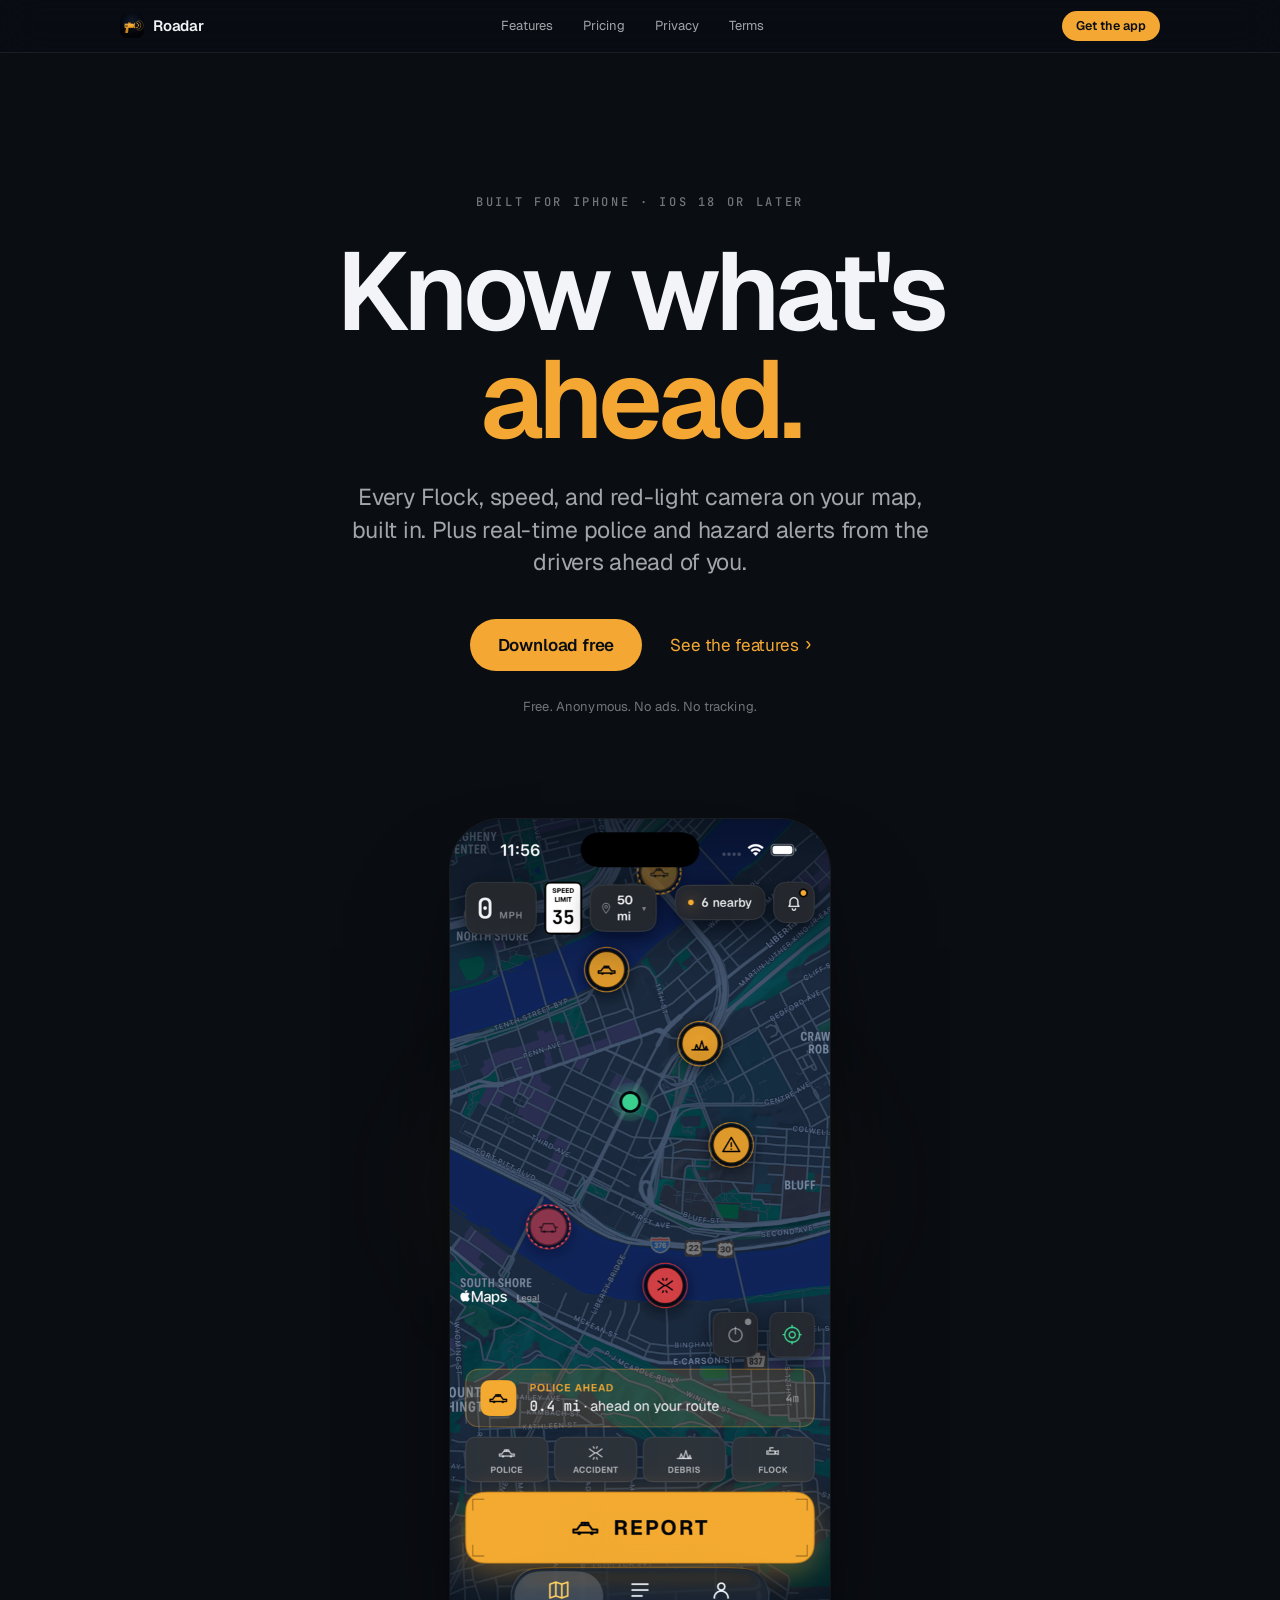
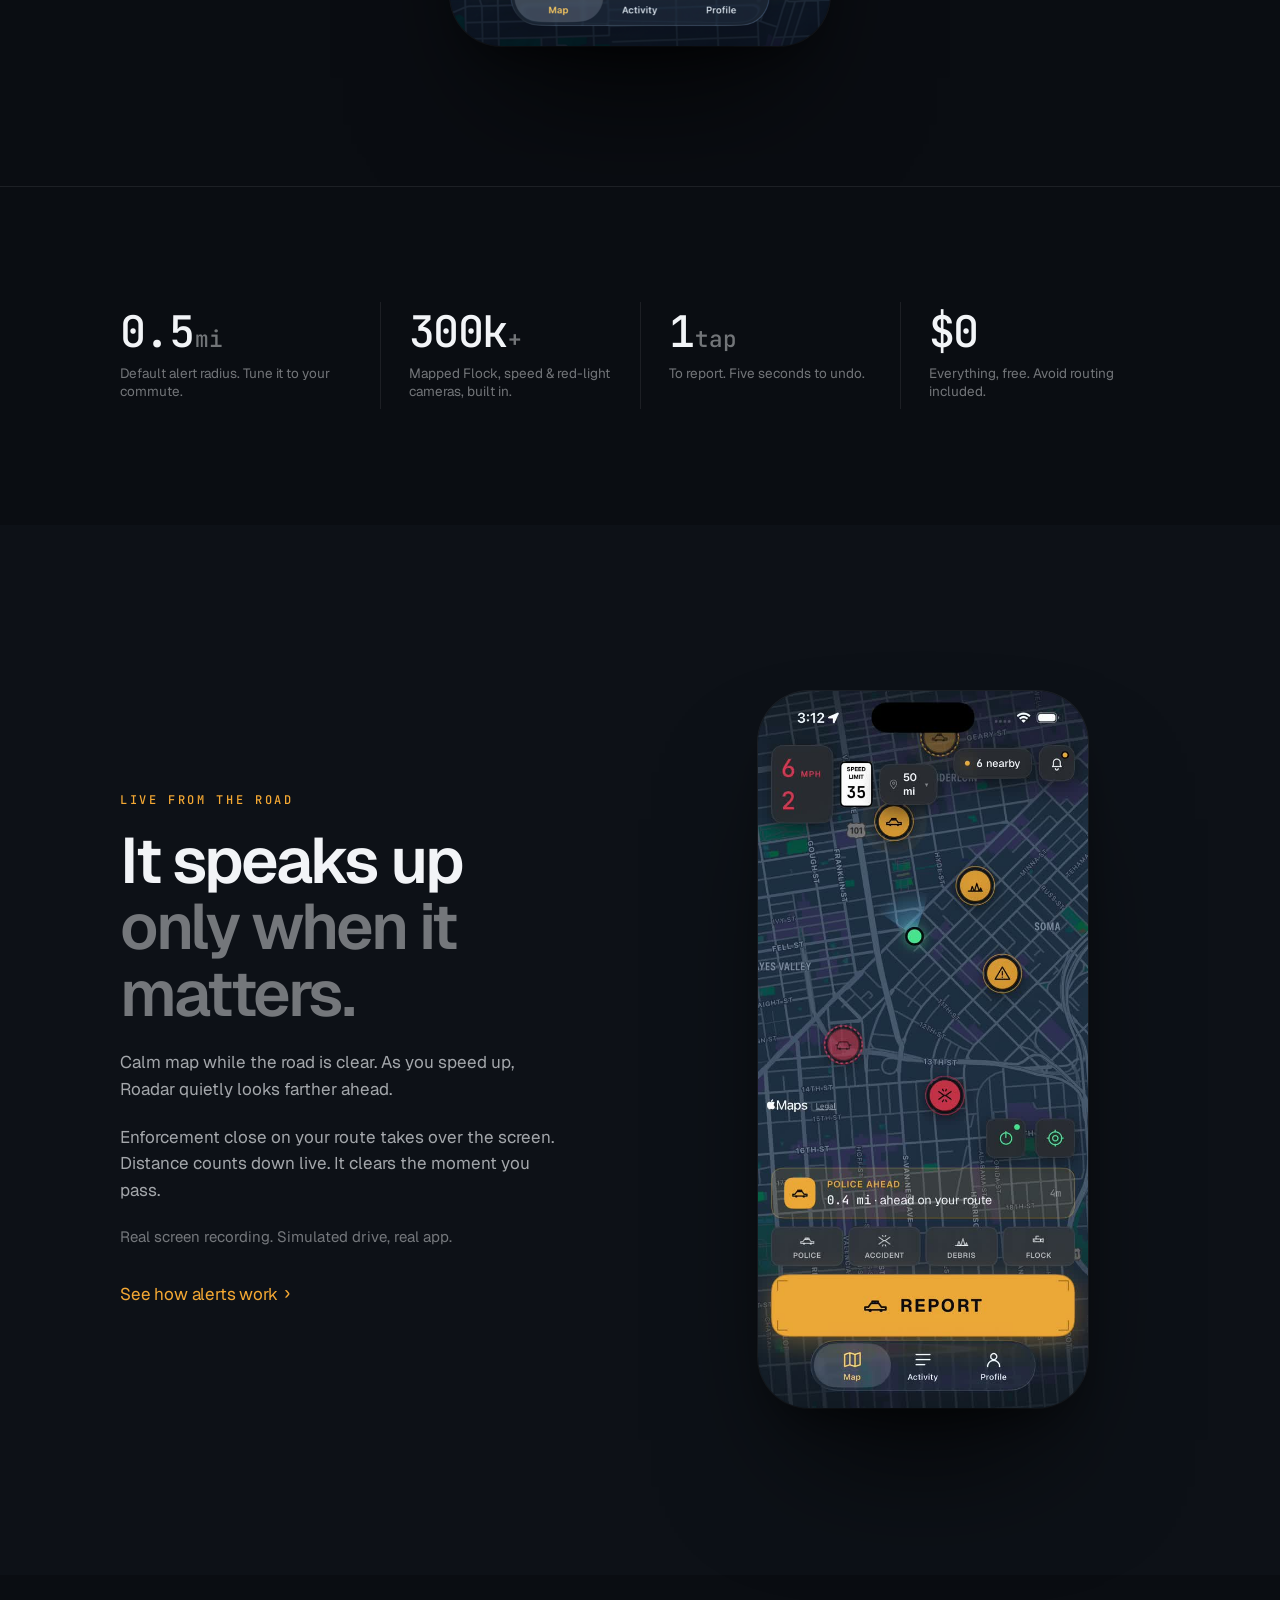
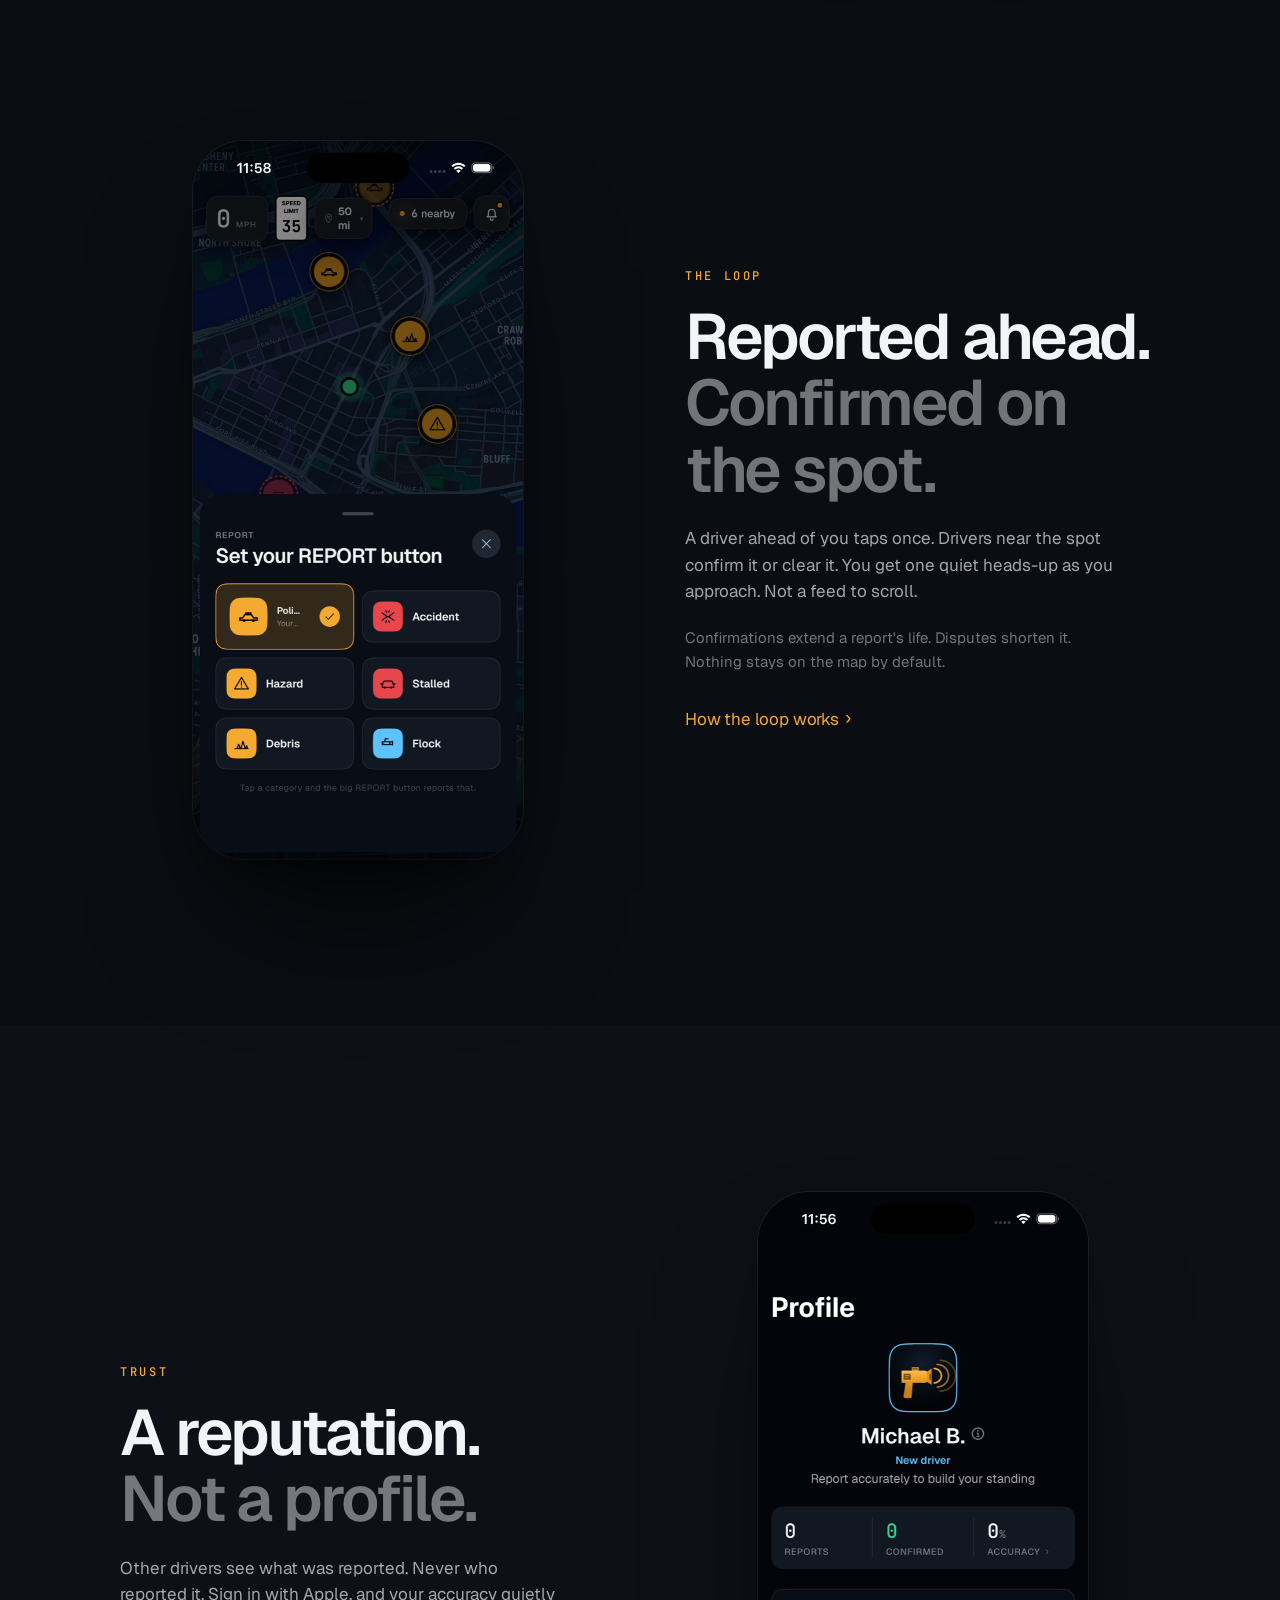
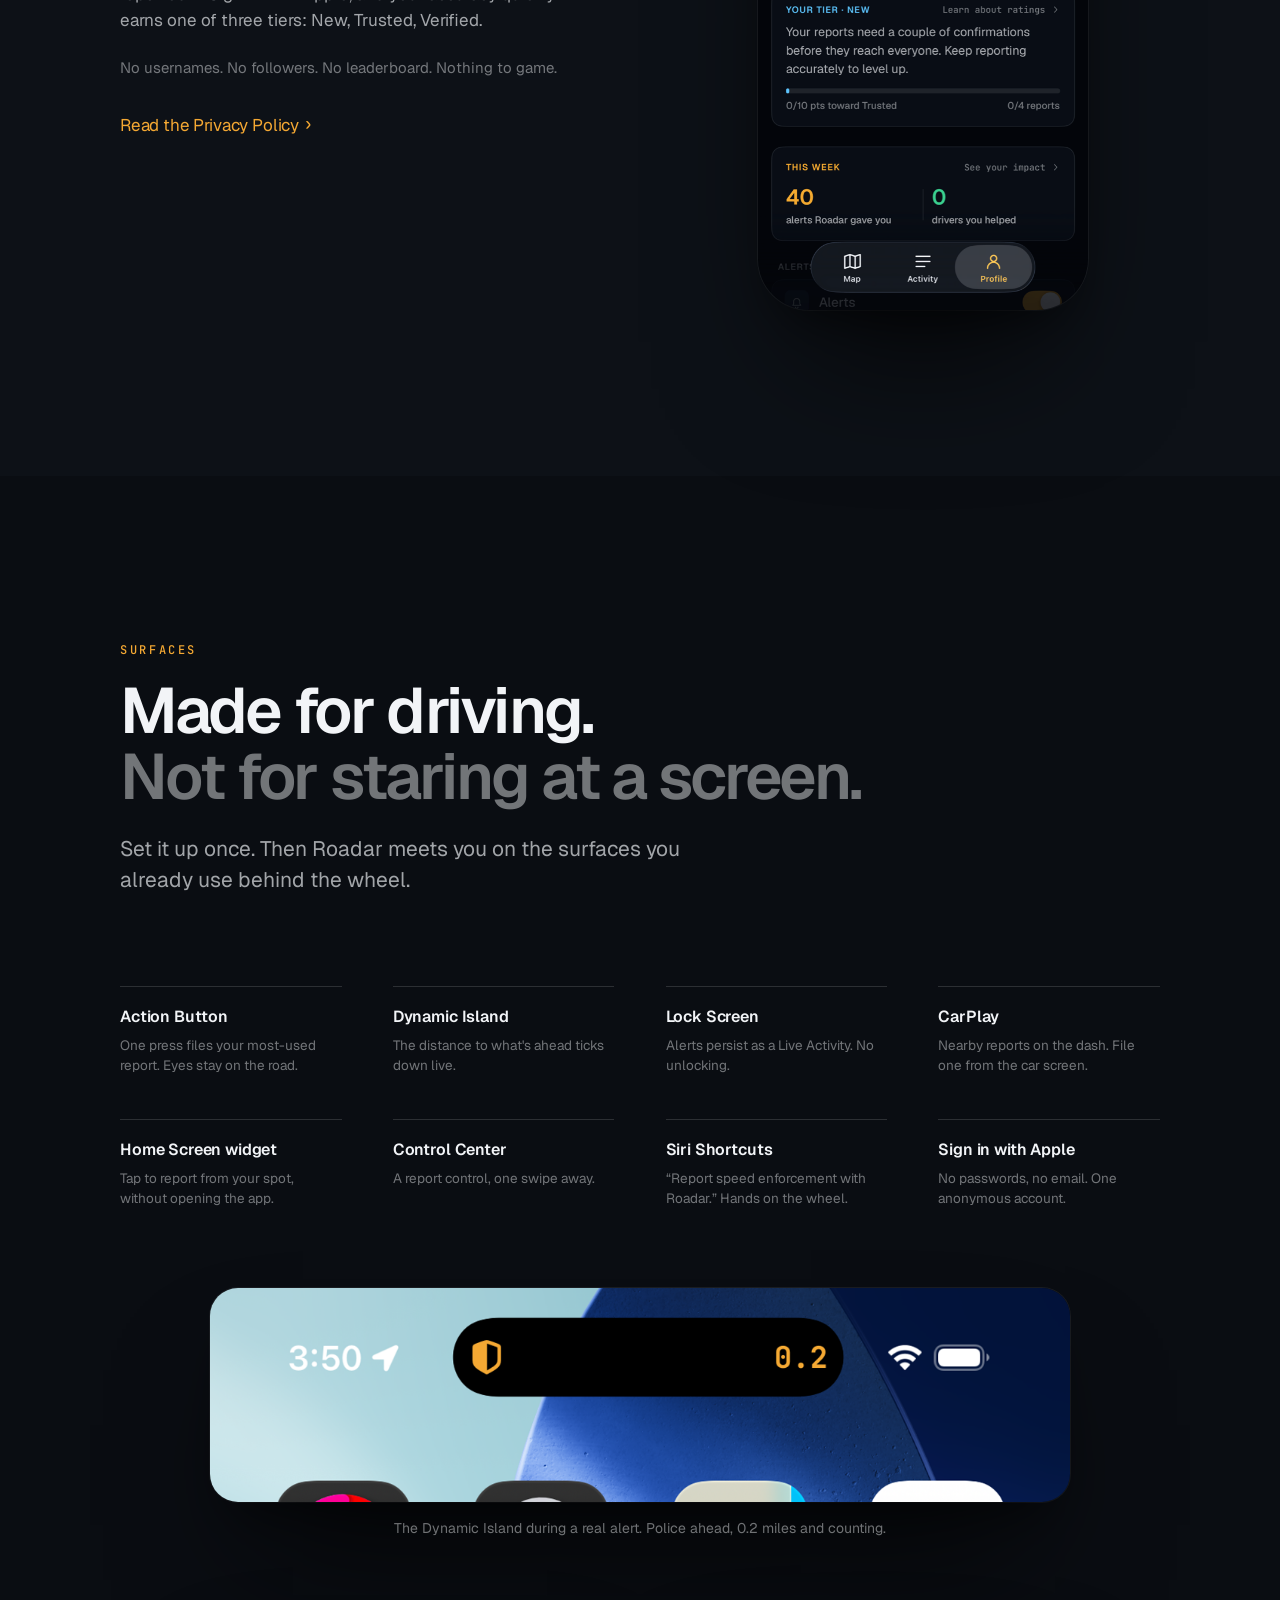
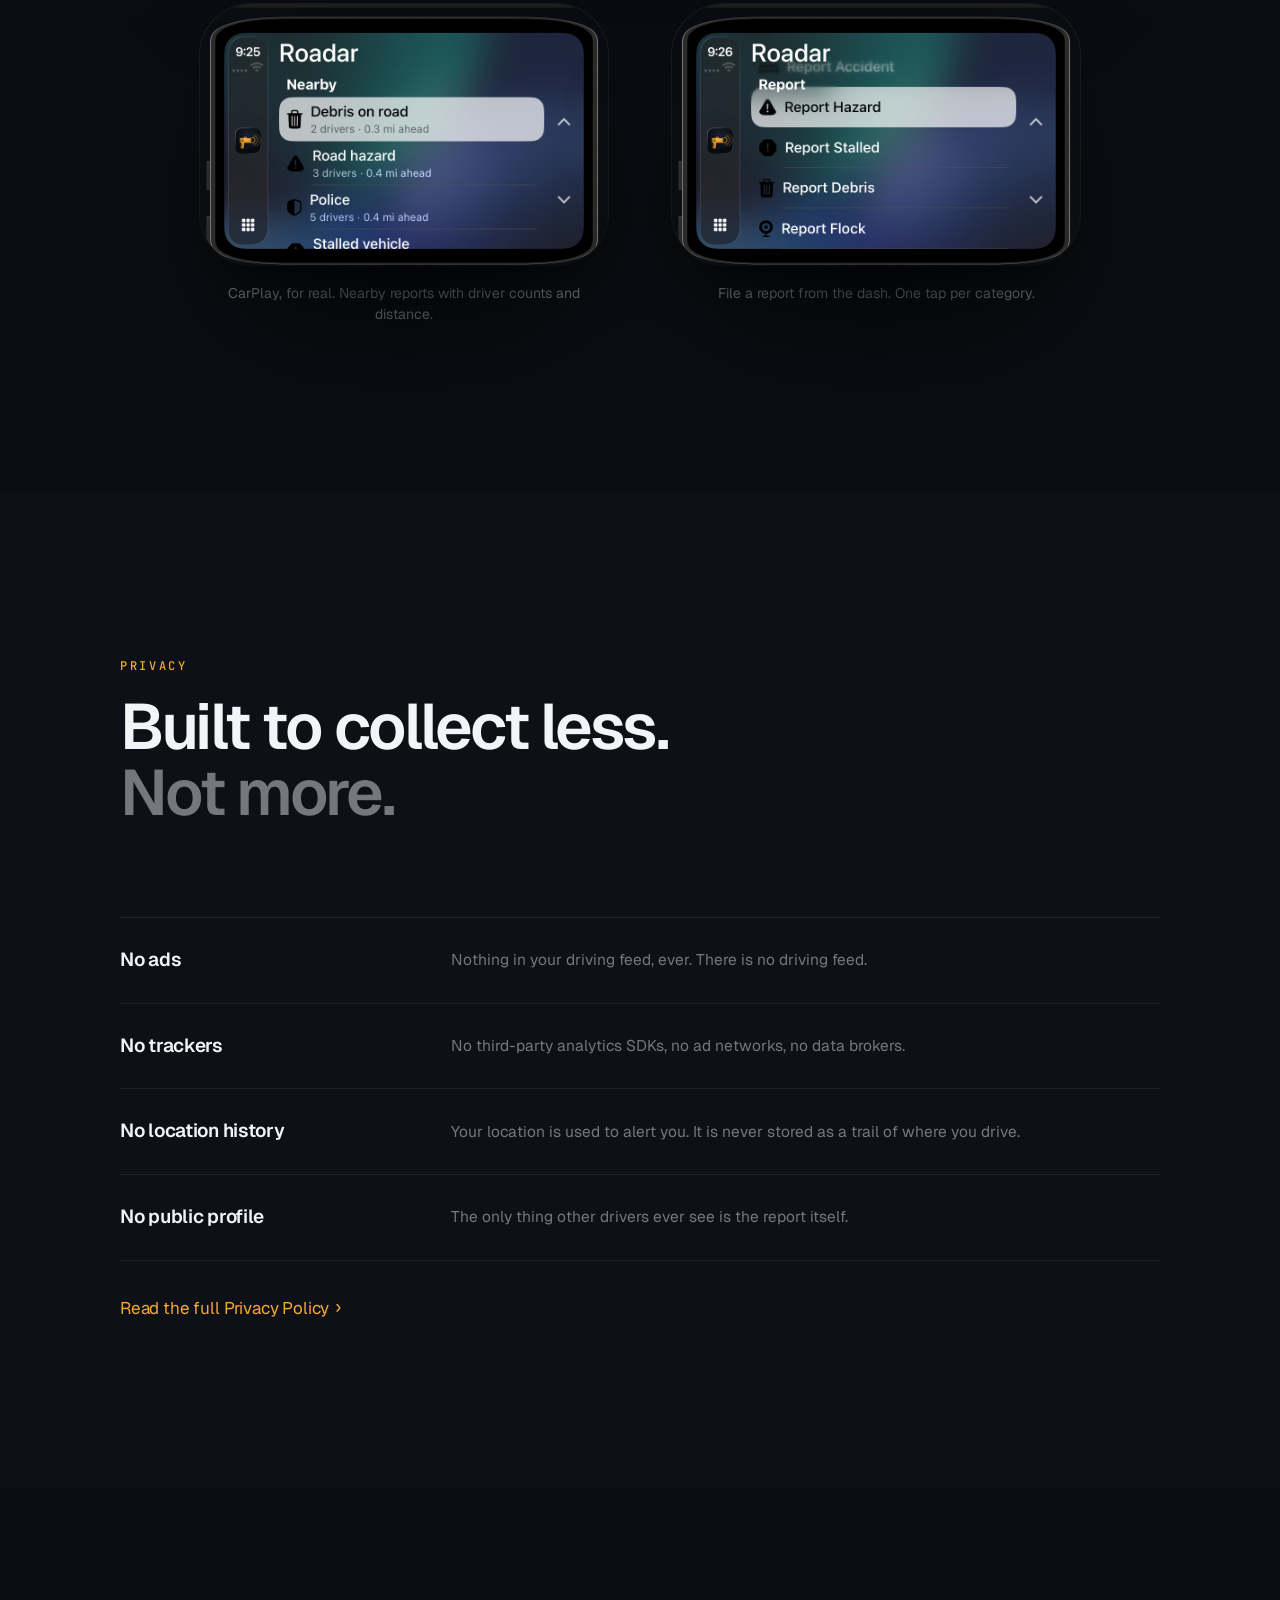
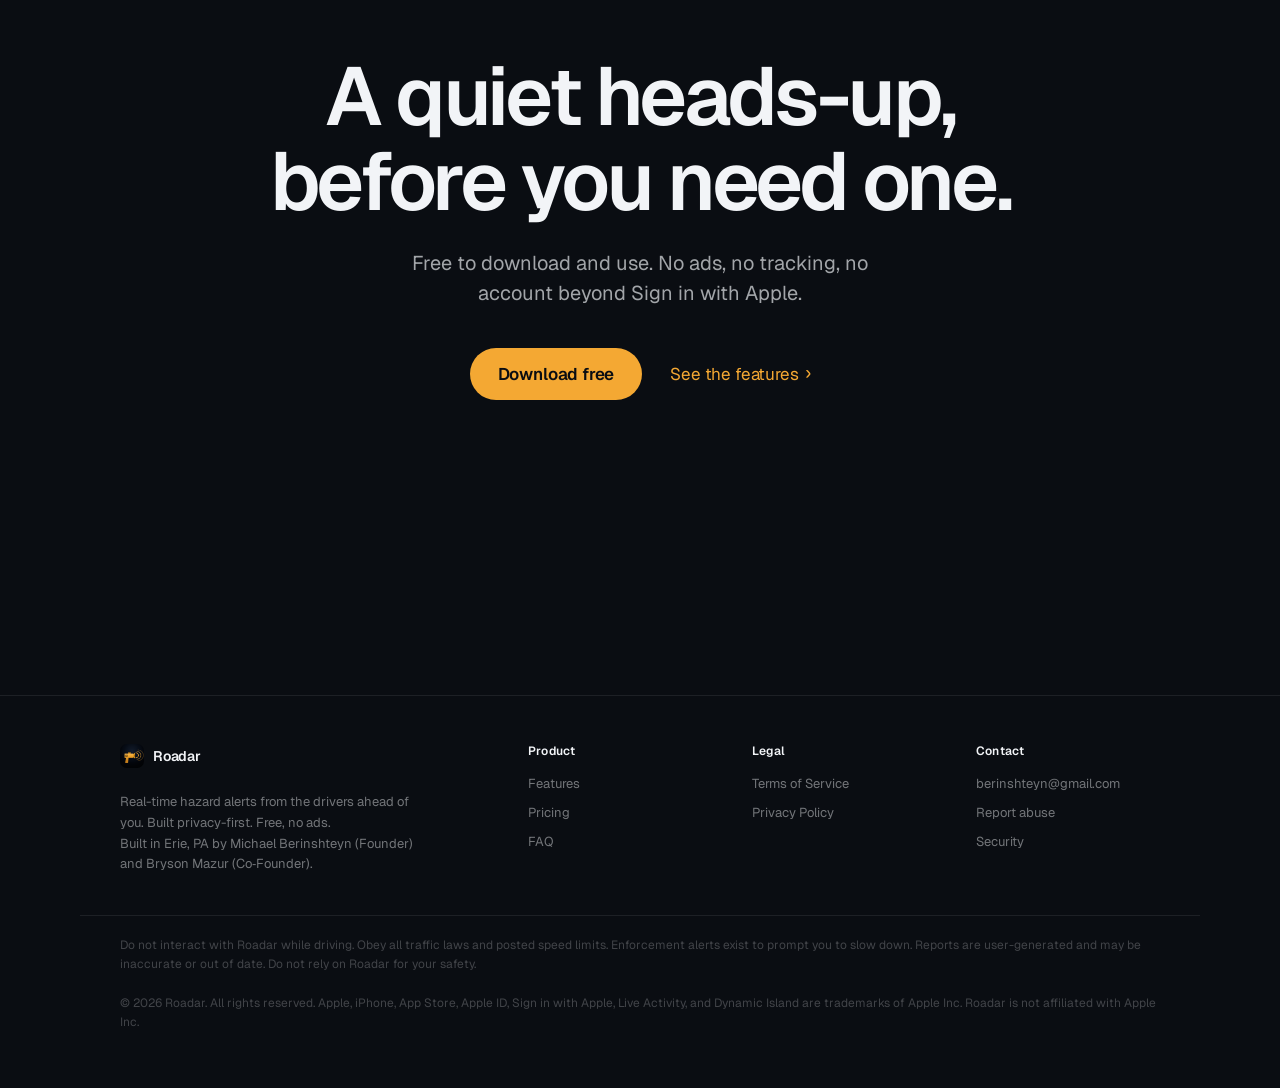
<file: index.html>
<!DOCTYPE html>
<html lang="en">
<head>
<meta charset="UTF-8">
<meta name="viewport" content="width=device-width, initial-scale=1, viewport-fit=cover">
<meta name="theme-color" content="#0A0D12">
<meta name="description" content="Roadar. Every Flock, speed, and red-light camera built in - 300,000+ mapped - plus real-time police and hazard alerts from the drivers ahead of you. Free, anonymous, ad-free. Built for iPhone.">
<meta property="og:type" content="website">
<meta property="og:site_name" content="Roadar">
<meta property="og:url" content="https://devmastermike.github.io/roadar-website/">
<meta property="og:title" content="Roadar. Know what's ahead.">
<meta property="og:description" content="Every Flock, speed & red-light camera built in - 300,000+ mapped - plus live police and hazard alerts from the drivers ahead. Free, anonymous, no ads.">
<meta property="og:image" content="https://devmastermike.github.io/roadar-website/images/og-card.png">
<meta property="og:image:width" content="1200">
<meta property="og:image:height" content="630">
<meta name="twitter:card" content="summary_large_image">
<meta name="twitter:title" content="Roadar. Know what's ahead.">
<meta name="twitter:description" content="Every Flock, speed & red-light camera built in - 300,000+ mapped - plus live police and hazard alerts from the drivers ahead. Free, anonymous, no ads.">
<meta name="twitter:image" content="https://devmastermike.github.io/roadar-website/images/og-card.png">
<title>Roadar. Know what's ahead.</title>

<link rel="icon" type="image/png" href="images/app-icon.png">
<link rel="preconnect" href="https://fonts.googleapis.com">
<link rel="preconnect" href="https://fonts.gstatic.com" crossorigin>
<link href="https://fonts.googleapis.com/css2?family=Geist:wght@400;500;600;700&family=JetBrains+Mono:wght@400;500;600&display=swap" rel="stylesheet">
<link rel="stylesheet" href="styles.css?v=4">
<script src="app.js"></script>
</head>
<body>

<!-- ===== Nav ===== -->
<nav class="nav" aria-label="Primary">
  <div class="nav-inner">
    <a href="index.html" class="brand" aria-label="Roadar home">
      <span class="brand-mark" aria-hidden="true">
        <img src="images/app-icon.png" alt="Roadar" class="brand-img">
      </span>
      <span class="brand-name">Roadar</span>
    </a>
    <ul class="nav-mid">
      <li><a href="features.html">Features</a></li>
      <li><a href="pricing.html">Pricing</a></li>
      <li><a href="privacy.html">Privacy</a></li>
      <li><a href="terms.html">Terms</a></li>
    </ul>
    <a class="nav-cta" href="pricing.html">Get the app</a>
  </div>
</nav>

<!-- ===== Hero ===== -->
<header class="hero">
  <div class="container">
    <p class="hero-eyebrow">Built for iPhone &middot; iOS 18 or later</p>
    <h1>Know what's<br><span class="accent">ahead.</span></h1>
    <p class="lead">Every Flock, speed, and red-light camera on your map, built in. Plus real-time police and hazard alerts from the drivers ahead of you.</p>
    <div class="hero-cta">
      <a class="btn btn-primary" href="pricing.html">Download free</a>
      <a class="link-more" href="features.html">See the features</a>
    </div>
    <p class="hero-foot">Free. Anonymous. No ads. No tracking.</p>
  </div>

  <div class="hero-stage">
    <figure class="shot-frame fade-up" style="margin: 0;">
      <img src="images/shot-map.png" width="570" height="1240" alt="Roadar map with mapped Flock, speed, and red-light cameras plus live police, accident, and debris alerts and the REPORT button" fetchpriority="high">
    </figure>
  </div>
</header>

<hr class="hairline">

<!-- ===== Numbers ===== -->
<section class="tile-tight">
  <div class="container">
    <div class="stats fade-up">
      <div class="stat">
        <div class="value">0.5<span class="unit">mi</span></div>
        <div class="label">Default alert radius. Tune it to your commute.</div>
      </div>
      <div class="stat">
        <div class="value">300k<span class="unit">+</span></div>
        <div class="label">Mapped Flock, speed &amp; red-light cameras, built in.</div>
      </div>
      <div class="stat">
        <div class="value">1<span class="unit">tap</span></div>
        <div class="label">To report. Five seconds to undo.</div>
      </div>
      <div class="stat">
        <div class="value">$0</div>
        <div class="label">Everything, free. Avoid routing included.</div>
      </div>
    </div>
  </div>
</section>

<!-- ===== The takeover, live ===== -->
<section class="tile tile-alt">
  <div class="container">
    <div class="feature-row">
      <div class="feature-copy fade-up">
        <span class="kicker">Live from the road</span>
        <h2>It speaks up<br><span class="dim">only when it matters.</span></h2>
        <p>Calm map while the road is clear. As you speed up, Roadar quietly looks farther ahead.</p>
        <p>Enforcement close on your route takes over the screen. Distance counts down live. It clears the moment you pass.</p>
        <p class="dim" style="font-size: 15px;">Real screen recording. Simulated drive, real app.</p>
        <a class="link-more" href="features.html">See how alerts work</a>
      </div>
      <div class="feature-visual fade-up">
        <figure class="shot-frame" style="margin: 0;">
          <video src="images/drive-loop.mp4" poster="images/drive-poster.jpg" width="602" height="1308" autoplay muted loop playsinline aria-label="Screen recording of Roadar during a drive: the map is calm, then a full-screen police alert appears and counts down from 0.4 miles to 400 feet"></video>
        </figure>
      </div>
    </div>
  </div>
</section>

<!-- ===== Report loop ===== -->
<section class="tile">
  <div class="container">
    <div class="feature-row flip">
      <div class="feature-copy fade-up">
        <span class="kicker">The loop</span>
        <h2>Reported ahead.<br><span class="dim">Confirmed on the spot.</span></h2>
        <p>A driver ahead of you taps once. Drivers near the spot confirm it or clear it. You get one quiet heads-up as you approach. Not a feed to scroll.</p>
        <p class="dim" style="font-size: 15px;">Confirmations extend a report's life. Disputes shorten it. Nothing stays on the map by default.</p>
        <a class="link-more" href="features.html">How the loop works</a>
      </div>
      <div class="feature-visual fade-up">
        <figure class="shot-frame" style="margin: 0;">
          <img src="images/shot-report.png" width="570" height="1240" loading="lazy" alt="Roadar report sheet with police, accident, hazard, stalled, debris, and Flock-camera categories">
        </figure>
      </div>
    </div>
  </div>
</section>

<!-- ===== Anonymous reputation ===== -->
<section class="tile tile-alt">
  <div class="container">
    <div class="feature-row">
      <div class="feature-copy fade-up">
        <span class="kicker">Trust</span>
        <h2>A reputation.<br><span class="dim">Not a profile.</span></h2>
        <p>Other drivers see what was reported. Never who reported it. Sign in with Apple, and your accuracy quietly earns one of three tiers: New, Trusted, Verified.</p>
        <p class="dim" style="font-size: 15px;">No usernames. No followers. No leaderboard. Nothing to game.</p>
        <a class="link-more" href="privacy.html">Read the Privacy Policy</a>
      </div>
      <div class="feature-visual fade-up">
        <figure class="shot-frame" style="margin: 0;">
          <img src="images/shot-profile.png" width="570" height="1240" loading="lazy" alt="Roadar profile showing an anonymous reputation tier and a weekly alerts summary">
        </figure>
      </div>
    </div>
  </div>
</section>

<!-- ===== Surfaces ===== -->
<section class="tile">
  <div class="container">
    <div class="sec-head fade-up">
      <span class="kicker">Surfaces</span>
      <h2>Made for driving.<br><span class="dim">Not for staring at a screen.</span></h2>
      <p>Set it up once. Then Roadar meets you on the surfaces you already use behind the wheel.</p>
    </div>
    <div class="spec-grid fade-up">
      <div class="spec">
        <div class="spec-name">Action Button</div>
        <p>One press files your most-used report. Eyes stay on the road.</p>
      </div>
      <div class="spec">
        <div class="spec-name">Dynamic Island</div>
        <p>The distance to what's ahead ticks down live.</p>
      </div>
      <div class="spec">
        <div class="spec-name">Lock Screen</div>
        <p>Alerts persist as a Live Activity. No unlocking.</p>
      </div>
      <div class="spec">
        <div class="spec-name">CarPlay</div>
        <p>Nearby reports on the dash. File one from the car screen.</p>
      </div>
      <div class="spec">
        <div class="spec-name">Home Screen widget</div>
        <p>Tap to report from your spot, without opening the app.</p>
      </div>
      <div class="spec">
        <div class="spec-name">Control Center</div>
        <p>A report control, one swipe away.</p>
      </div>
      <div class="spec">
        <div class="spec-name">Siri Shortcuts</div>
        <p>&ldquo;Report speed enforcement with Roadar.&rdquo; Hands on the wheel.</p>
      </div>
      <div class="spec">
        <div class="spec-name">Sign in with Apple</div>
        <p>No passwords, no email. One anonymous account.</p>
      </div>
    </div>

    <figure class="di-figure fade-up">
      <img src="images/di-strip.png" width="1140" height="284" loading="lazy" alt="The Dynamic Island during a real Roadar alert: a police icon on the left and 0.2 miles on the right">
      <figcaption>The Dynamic Island during a real alert. Police ahead, 0.2 miles and counting.</figcaption>
    </figure>

    <div class="duo fade-up" style="max-width: 880px; margin-top: clamp(40px, 6vw, 64px);">
      <figure class="duo-item">
        <div class="shot-frame">
          <img src="images/carplay-nearby.png" width="908" height="580" loading="lazy" alt="Roadar on CarPlay: a Nearby list with debris, road hazard, police, and stalled vehicle reports, each with driver counts and distance ahead">
        </div>
        <figcaption>CarPlay, for real. Nearby reports with driver counts and distance.</figcaption>
      </figure>
      <figure class="duo-item">
        <div class="shot-frame">
          <img src="images/carplay-report.png" width="908" height="580" loading="lazy" alt="Roadar on CarPlay: one-tap report buttons for hazard, stalled vehicle, debris, and Flock camera">
        </div>
        <figcaption>File a report from the dash. One tap per category.</figcaption>
      </figure>
    </div>
  </div>
</section>

<!-- ===== Privacy ===== -->
<section class="tile tile-alt">
  <div class="container">
    <div class="sec-head fade-up">
      <span class="kicker">Privacy</span>
      <h2>Built to collect less.<br><span class="dim">Not more.</span></h2>
    </div>
    <div class="statement-list fade-up">
      <div class="statement">
        <h4>No ads</h4>
        <p>Nothing in your driving feed, ever. There is no driving feed.</p>
      </div>
      <div class="statement">
        <h4>No trackers</h4>
        <p>No third-party analytics SDKs, no ad networks, no data brokers.</p>
      </div>
      <div class="statement">
        <h4>No location history</h4>
        <p>Your location is used to alert you. It is never stored as a trail of where you drive.</p>
      </div>
      <div class="statement">
        <h4>No public profile</h4>
        <p>The only thing other drivers ever see is the report itself.</p>
      </div>
    </div>
    <p class="fade-up" style="margin-top: 36px;"><a class="link-more" href="privacy.html">Read the full Privacy Policy</a></p>
  </div>
</section>

<!-- ===== Final CTA ===== -->
<section class="tile">
  <div class="cta-final fade-up">
    <h2>A quiet heads-up,<br>before you need one.</h2>
    <p>Free to download and use. No ads, no tracking, no account beyond Sign in with Apple.</p>
    <div class="ctas">
      <a class="btn btn-primary" href="pricing.html">Download free</a>
      <a class="link-more" href="features.html">See the features</a>
    </div>
  </div>
</section>

<!-- ===== Footer ===== -->
<footer class="footer">
  <div class="footer-inner">
    <div>
      <div class="brand">
        <span class="brand-mark" aria-hidden="true">
          <img src="images/app-icon.png" alt="Roadar" class="brand-img">
        </span>
        <span>Roadar</span>
      </div>
      <p class="blurb">Real-time hazard alerts from the drivers ahead of you. Built privacy-first. Free, no ads.</p>
      <p class="blurb">Built in Erie, PA by Michael Berinshteyn (Founder) and Bryson Mazur (Co&#8209;Founder).</p>
    </div>
    <div>
      <h4>Product</h4>
      <ul>
        <li><a href="features.html">Features</a></li>
        <li><a href="pricing.html">Pricing</a></li>
        <li><a href="pricing.html#faq">FAQ</a></li>
      </ul>
    </div>
    <div>
      <h4>Legal</h4>
      <ul>
        <li><a href="terms.html">Terms of Service</a></li>
        <li><a href="privacy.html">Privacy Policy</a></li>
      </ul>
    </div>
    <div>
      <h4>Contact</h4>
      <ul>
        <li><a href="mailto:berinshteyn@gmail.com">berinshteyn@gmail.com</a></li>
        <li><a href="mailto:berinshteyn@gmail.com">Report abuse</a></li>
        <li><a href="mailto:berinshteyn@gmail.com">Security</a></li>
      </ul>
    </div>
  </div>
  <div class="copy">
    Do not interact with Roadar while driving. Obey all traffic laws and posted speed limits. Enforcement alerts exist to prompt you to slow down. Reports are user-generated and may be inaccurate or out of date. Do not rely on Roadar for your safety.<br><br>
    &copy; 2026 Roadar. All rights reserved. Apple, iPhone, App Store, Apple ID, Sign in with Apple, Live Activity, and Dynamic Island are trademarks of Apple Inc. Roadar is not affiliated with Apple Inc.
  </div>
</footer>

</body>
</html>
</file>
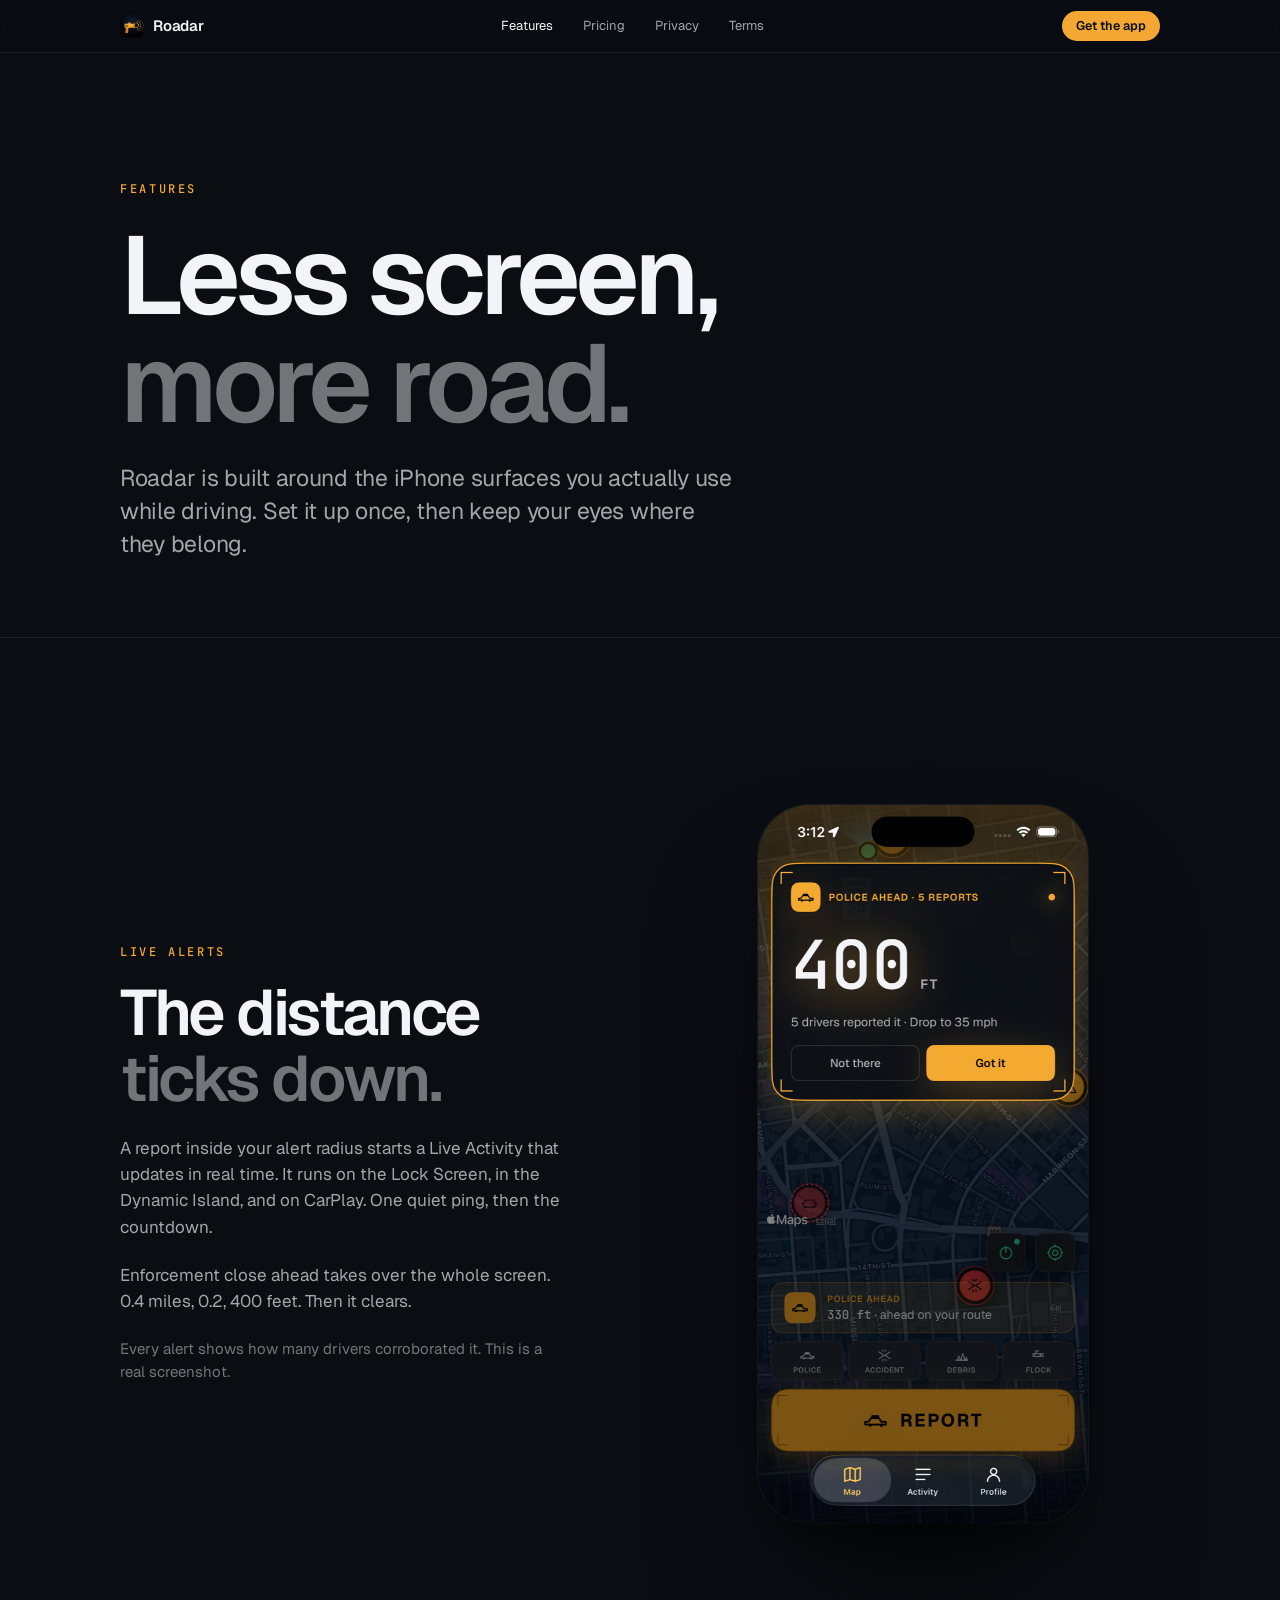
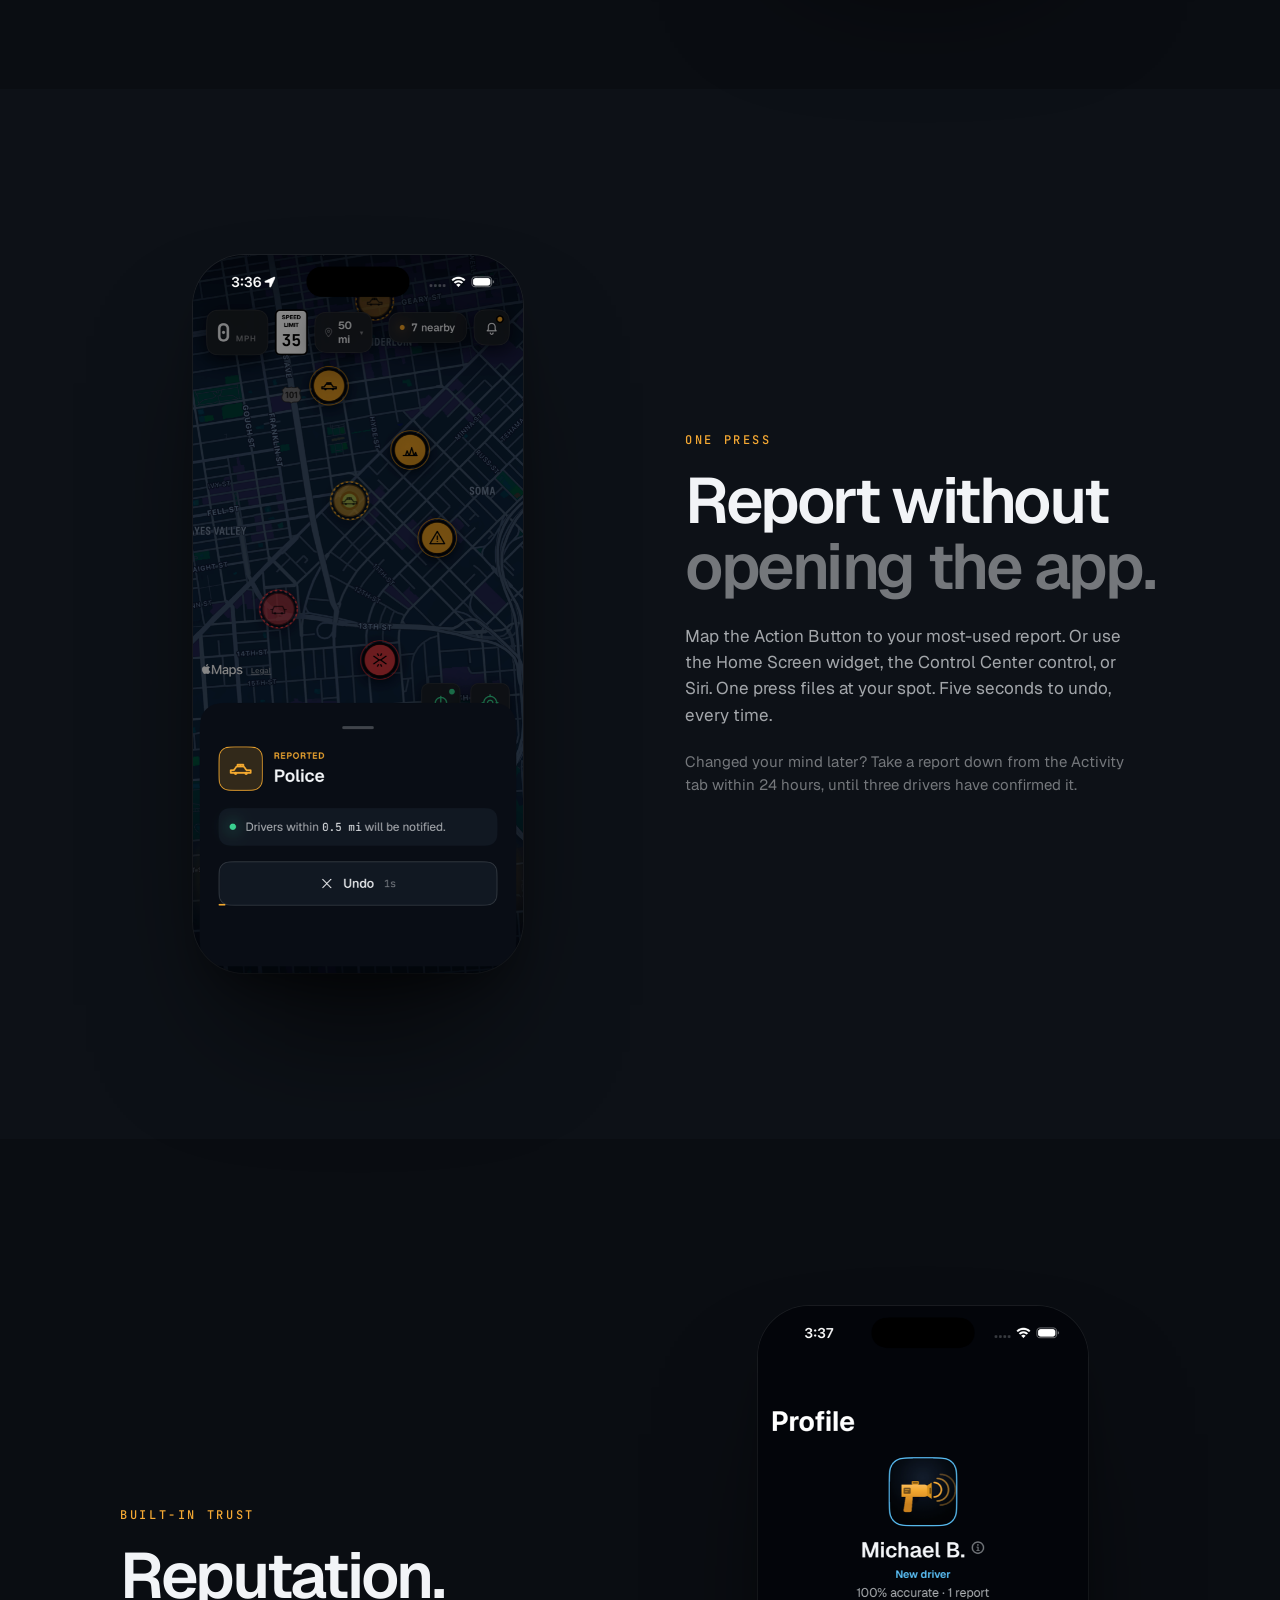
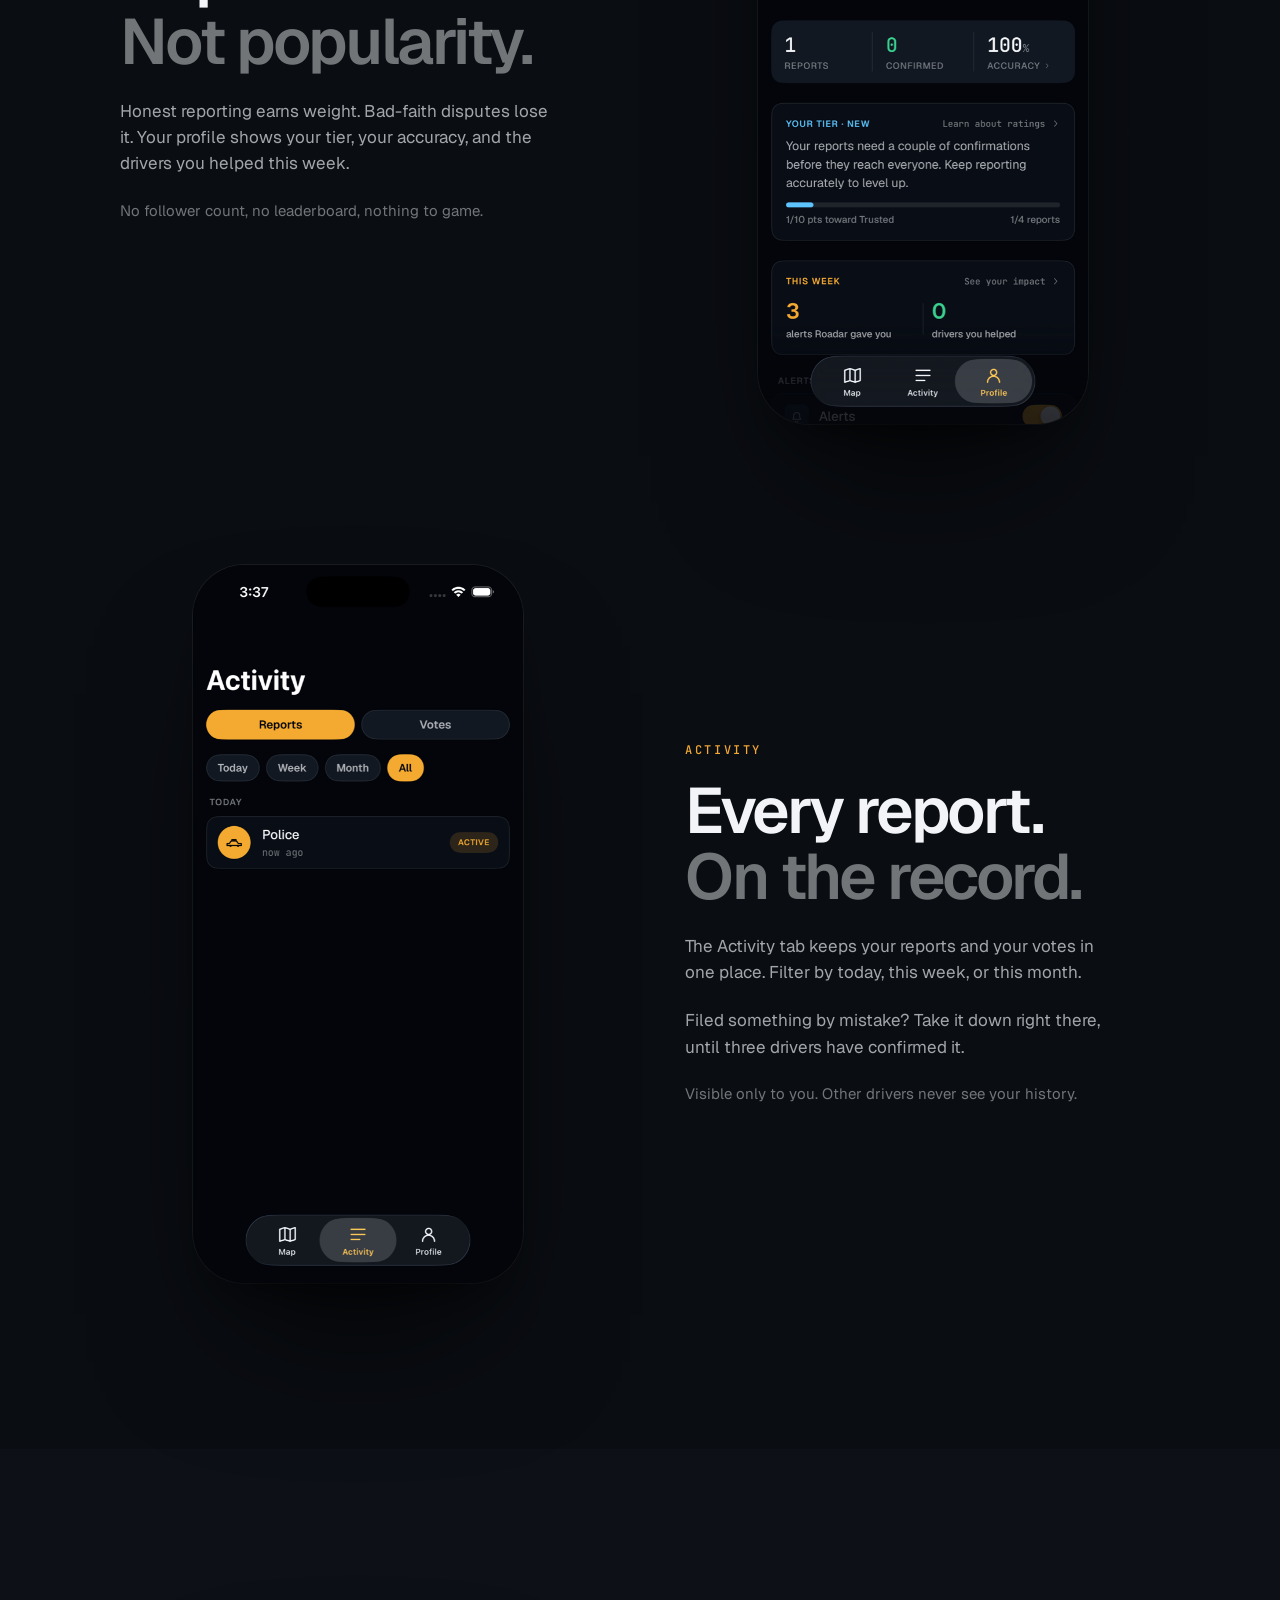
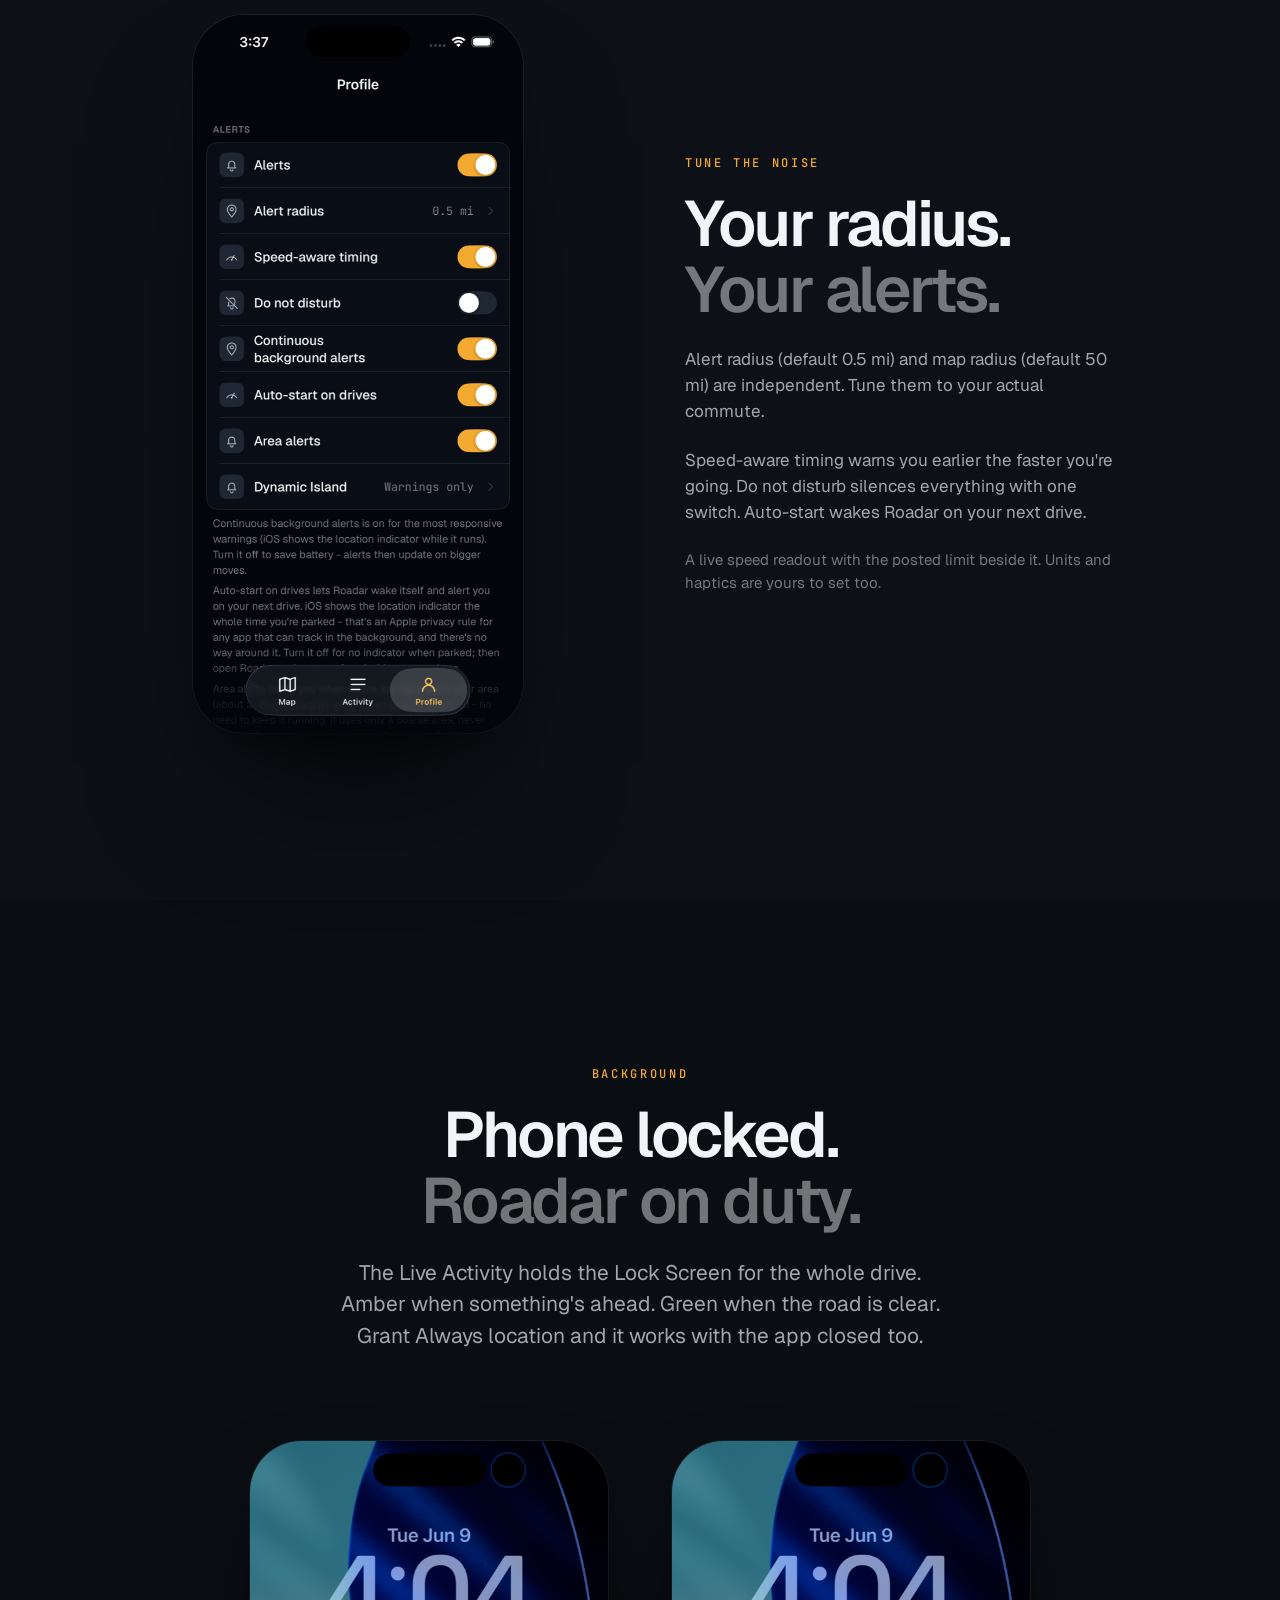
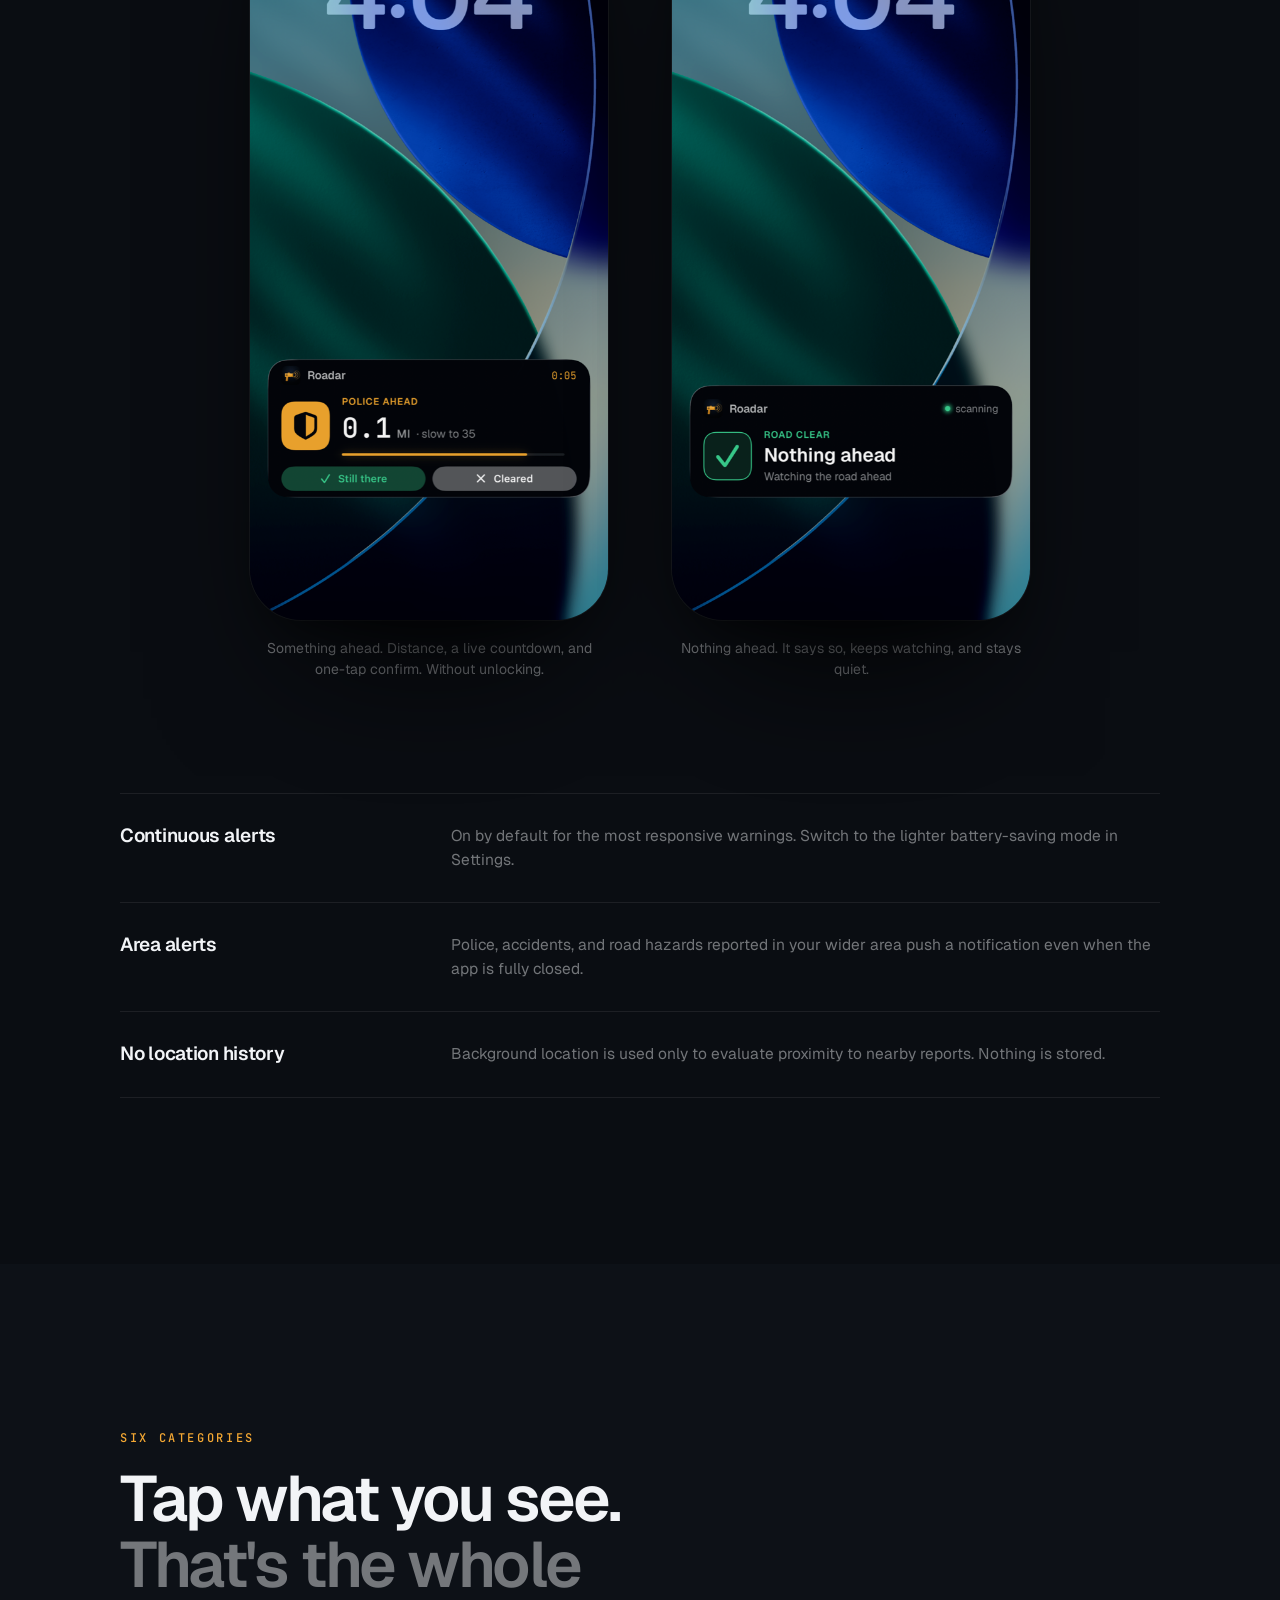
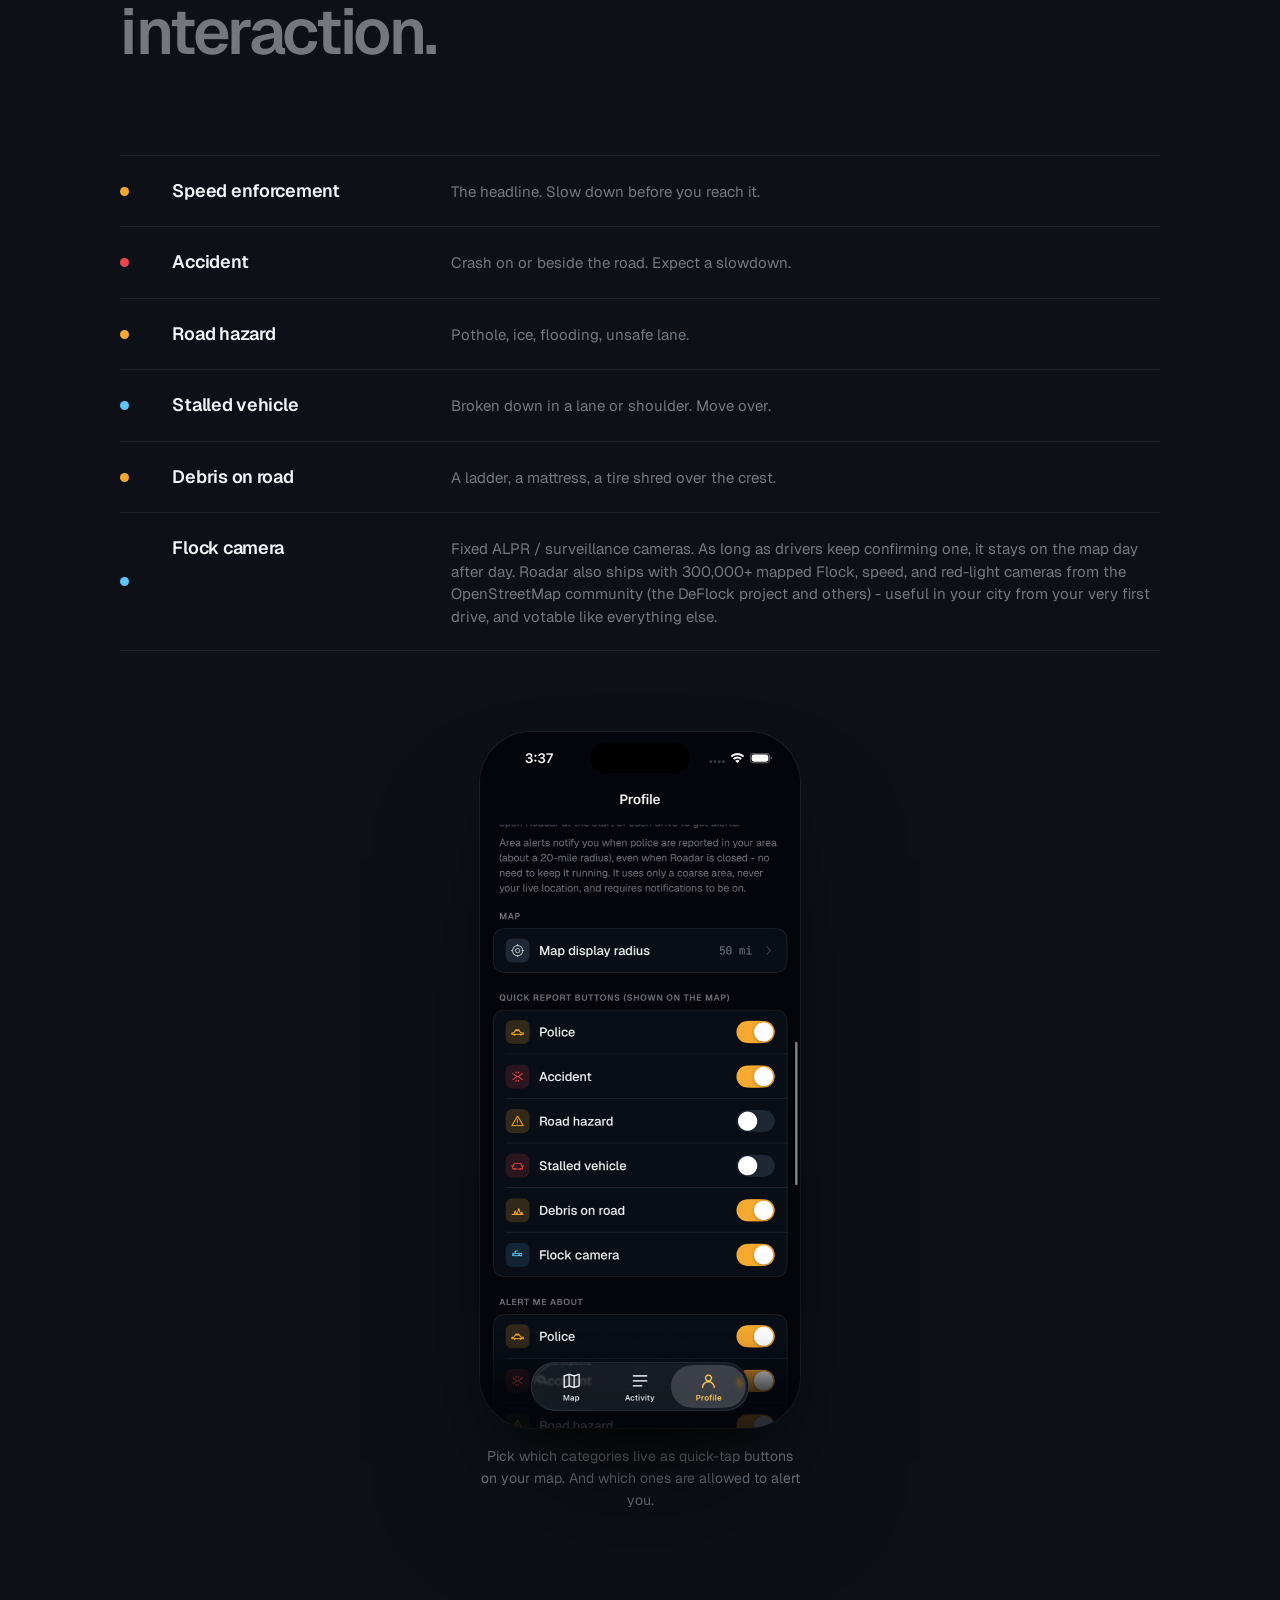
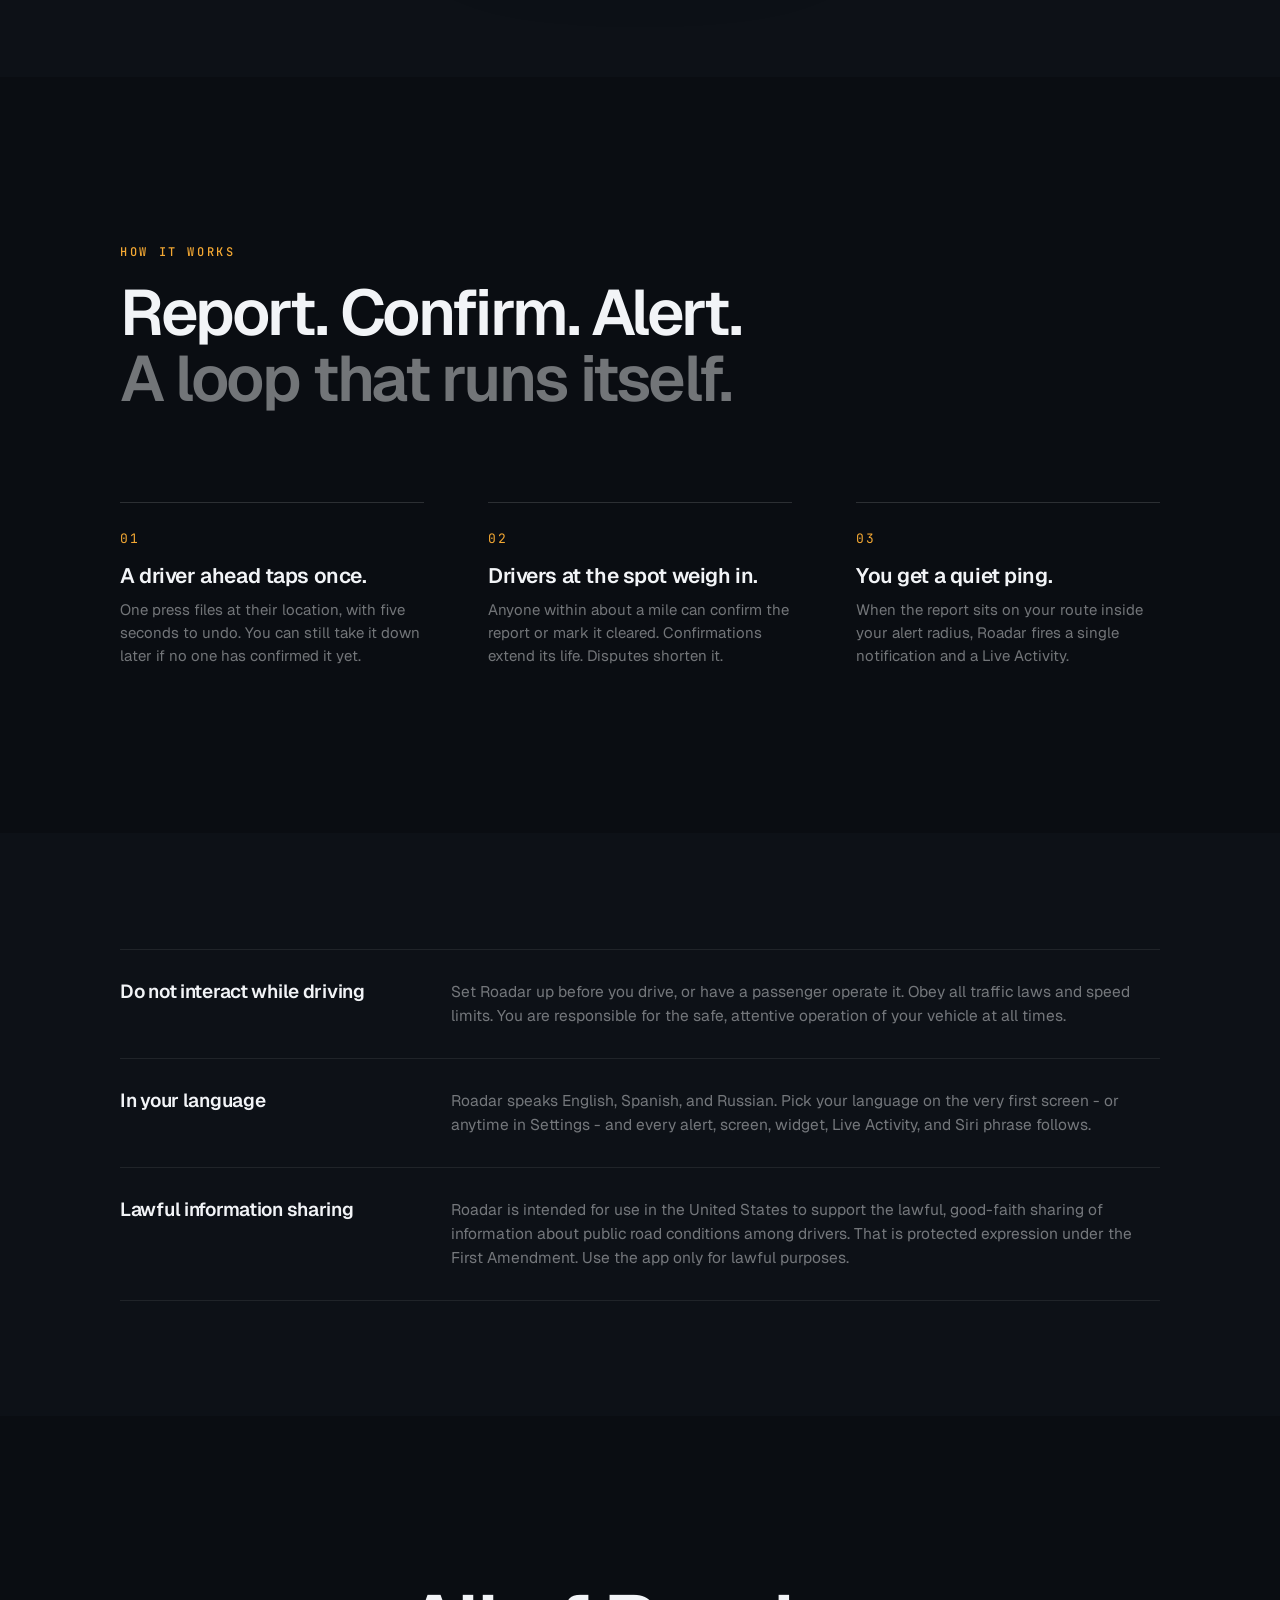
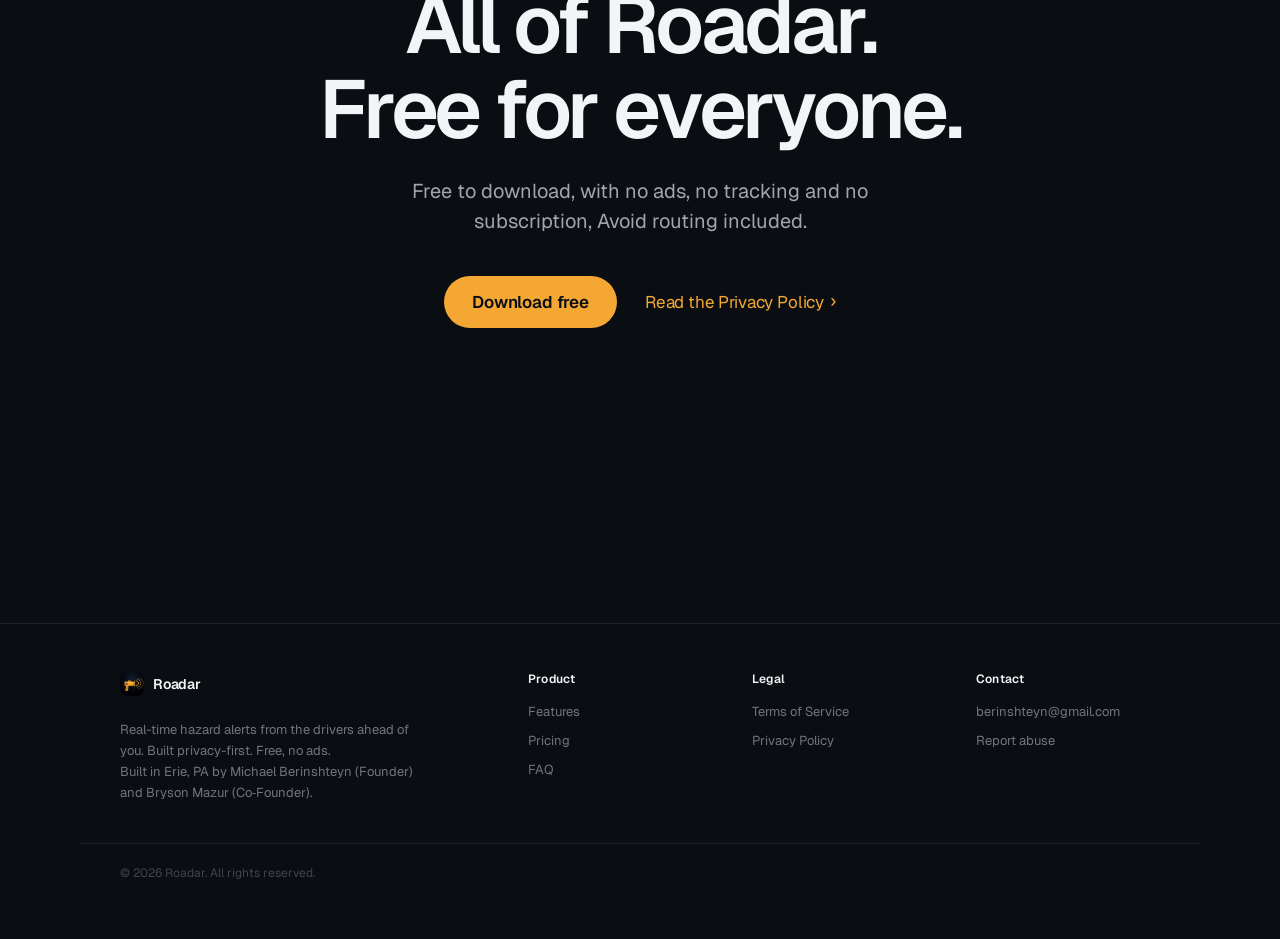
<file: features.html>
<!DOCTYPE html>
<html lang="en">
<head>
<meta charset="UTF-8">
<meta name="viewport" content="width=device-width, initial-scale=1, viewport-fit=cover">
<meta name="theme-color" content="#0A0D12">
<meta name="description" content="Roadar features: 300,000+ mapped Flock, speed & red-light cameras, Live Activity, Action Button, CarPlay, widgets, reputation, three languages. Free. Built for iPhone drivers.">
<meta property="og:type" content="website">
<meta property="og:site_name" content="Roadar">
<meta property="og:url" content="https://devmastermike.github.io/roadar-website/features.html">
<meta property="og:title" content="Roadar features. Built for iPhone drivers.">
<meta property="og:description" content="300,000+ mapped Flock, speed & red-light cameras, Live Activity, CarPlay, widgets, three languages. Free. Built for iPhone drivers.">
<meta property="og:image" content="https://devmastermike.github.io/roadar-website/images/og-card.png">
<meta property="og:image:width" content="1200">
<meta property="og:image:height" content="630">
<meta name="twitter:card" content="summary_large_image">
<meta name="twitter:title" content="Roadar features. Built for iPhone drivers.">
<meta name="twitter:description" content="300,000+ mapped Flock, speed & red-light cameras, Live Activity, CarPlay, widgets, three languages. Free. Built for iPhone drivers.">
<meta name="twitter:image" content="https://devmastermike.github.io/roadar-website/images/og-card.png">
<title>Features. Roadar.</title>

<link rel="icon" type="image/png" href="images/app-icon.png">
<link rel="preconnect" href="https://fonts.googleapis.com">
<link rel="preconnect" href="https://fonts.gstatic.com" crossorigin>
<link href="https://fonts.googleapis.com/css2?family=Geist:wght@400;500;600;700&family=JetBrains+Mono:wght@400;500;600&display=swap" rel="stylesheet">
<link rel="stylesheet" href="styles.css?v=4">
<script src="app.js"></script>
</head>
<body>

<nav class="nav" aria-label="Primary">
  <div class="nav-inner">
    <a href="index.html" class="brand" aria-label="Roadar home">
      <span class="brand-mark" aria-hidden="true">
        <img src="images/app-icon.png" alt="Roadar" class="brand-img">
      </span>
      <span class="brand-name">Roadar</span>
    </a>
    <ul class="nav-mid">
      <li><a href="features.html" style="color: var(--ink);">Features</a></li>
      <li><a href="pricing.html">Pricing</a></li>
      <li><a href="privacy.html">Privacy</a></li>
      <li><a href="terms.html">Terms</a></li>
    </ul>
    <a class="nav-cta" href="pricing.html">Get the app</a>
  </div>
</nav>

<header class="page-hero">
  <div class="container">
    <span class="kicker">Features</span>
    <h1>Less screen,<br><span class="dim">more road.</span></h1>
    <p class="lead">Roadar is built around the iPhone surfaces you actually use while driving. Set it up once, then keep your eyes where they belong.</p>
  </div>
</header>

<hr class="hairline">

<!-- ===== Live Activity ===== -->
<section class="tile">
  <div class="container">
    <div class="feature-row">
      <div class="feature-copy fade-up">
        <span class="kicker">Live alerts</span>
        <h2>The distance<br><span class="dim">ticks down.</span></h2>
        <p>A report inside your alert radius starts a Live Activity that updates in real time. It runs on the Lock Screen, in the Dynamic Island, and on CarPlay. One quiet ping, then the countdown.</p>
        <p>Enforcement close ahead takes over the whole screen. 0.4 miles, 0.2, 400 feet. Then it clears.</p>
        <p class="dim" style="font-size: 15px;">Every alert shows how many drivers corroborated it. This is a real screenshot.</p>
      </div>
      <div class="feature-visual fade-up">
        <figure class="shot-frame" style="margin: 0;">
          <img src="images/shot-takeover.png" width="570" height="1240" loading="lazy" alt="Roadar full-screen takeover alert: police reported 400 feet ahead, 5 drivers reported it, drop to 35 mph">
        </figure>
      </div>
    </div>
  </div>
</section>

<!-- ===== One press ===== -->
<section class="tile tile-alt">
  <div class="container">
    <div class="feature-row flip">
      <div class="feature-copy fade-up">
        <span class="kicker">One press</span>
        <h2>Report without<br><span class="dim">opening the app.</span></h2>
        <p>Map the Action Button to your most-used report. Or use the Home Screen widget, the Control Center control, or Siri. One press files at your spot. Five seconds to undo, every time.</p>
        <p class="dim" style="font-size: 15px;">Changed your mind later? Take a report down from the Activity tab within 24 hours, until three drivers have confirmed it.</p>
      </div>
      <div class="feature-visual fade-up">
        <figure class="shot-frame" style="margin: 0;">
          <img src="images/shot-undo.png" width="570" height="1240" loading="lazy" alt="Roadar right after a one-tap report: a Police report is filed, drivers within 0.5 miles will be notified, and an Undo button counts down">
        </figure>
      </div>
    </div>
  </div>
</section>

<!-- ===== Reputation ===== -->
<section class="tile">
  <div class="container">
    <div class="feature-row">
      <div class="feature-copy fade-up">
        <span class="kicker">Built-in trust</span>
        <h2>Reputation.<br><span class="dim">Not popularity.</span></h2>
        <p>Honest reporting earns weight. Bad-faith disputes lose it. Your profile shows your tier, your accuracy, and the drivers you helped this week.</p>
        <p class="dim" style="font-size: 15px;">No follower count, no leaderboard, nothing to game.</p>
      </div>
      <div class="feature-visual fade-up">
        <figure class="shot-frame" style="margin: 0;">
          <img src="images/shot-reputation.png" width="570" height="1240" loading="lazy" alt="Roadar profile: New driver tier at 100% accuracy, progress toward Trusted, and a weekly impact card">
        </figure>
      </div>
    </div>

    <div class="feature-row flip">
      <div class="feature-copy fade-up">
        <span class="kicker">Activity</span>
        <h2>Every report.<br><span class="dim">On the record.</span></h2>
        <p>The Activity tab keeps your reports and your votes in one place. Filter by today, this week, or this month.</p>
        <p>Filed something by mistake? Take it down right there, until three drivers have confirmed it.</p>
        <p class="dim" style="font-size: 15px;">Visible only to you. Other drivers never see your history.</p>
      </div>
      <div class="feature-visual fade-up">
        <figure class="shot-frame" style="margin: 0;">
          <img src="images/shot-activity.png" width="570" height="1240" loading="lazy" alt="Roadar Activity tab listing a filed Police report marked active, with filters for reports and votes">
        </figure>
      </div>
    </div>
  </div>
</section>

<!-- ===== Radius ===== -->
<section class="tile tile-alt">
  <div class="container">
    <div class="feature-row flip">
      <div class="feature-copy fade-up">
        <span class="kicker">Tune the noise</span>
        <h2>Your radius.<br><span class="dim">Your alerts.</span></h2>
        <p>Alert radius (default 0.5 mi) and map radius (default 50 mi) are independent. Tune them to your actual commute.</p>
        <p>Speed-aware timing warns you earlier the faster you're going. Do not disturb silences everything with one switch. Auto-start wakes Roadar on your next drive.</p>
        <p class="dim" style="font-size: 15px;">A live speed readout with the posted limit beside it. Units and haptics are yours to set too.</p>
      </div>
      <div class="feature-visual fade-up">
        <figure class="shot-frame" style="margin: 0;">
          <img src="images/shot-settings.png" width="570" height="1240" loading="lazy" alt="Roadar alert settings: alert radius, speed-aware timing, do not disturb, continuous background alerts, auto-start on drives, area alerts, and Dynamic Island warnings">
        </figure>
      </div>
    </div>
  </div>
</section>

<!-- ===== Background ===== -->
<section class="tile">
  <div class="container">
    <div class="sec-head center fade-up">
      <span class="kicker">Background</span>
      <h2>Phone locked.<br><span class="dim">Roadar on duty.</span></h2>
      <p>The Live Activity holds the Lock Screen for the whole drive. Amber when something's ahead. Green when the road is clear. Grant Always location and it works with the app closed too.</p>
    </div>

    <div class="duo fade-up">
      <figure class="duo-item">
        <div class="shot-frame">
          <img src="images/shot-lockscreen.png" width="570" height="1240" loading="lazy" alt="Lock Screen Live Activity: police ahead in 0.1 miles, slow to 35, with a live countdown and Still there / Cleared buttons">
        </div>
        <figcaption>Something ahead. Distance, a live countdown, and one-tap confirm. Without unlocking.</figcaption>
      </figure>
      <figure class="duo-item">
        <div class="shot-frame">
          <img src="images/shot-roadclear.png" width="570" height="1240" loading="lazy" alt="Lock Screen Live Activity in the clear state: road clear, nothing ahead, watching the road ahead">
        </div>
        <figcaption>Nothing ahead. It says so, keeps watching, and stays quiet.</figcaption>
      </figure>
    </div>

    <div class="statement-list fade-up" style="margin-top: clamp(64px, 9vw, 112px);">
      <div class="statement">
        <h4>Continuous alerts</h4>
        <p>On by default for the most responsive warnings. Switch to the lighter battery-saving mode in Settings.</p>
      </div>
      <div class="statement">
        <h4>Area alerts</h4>
        <p>Police, accidents, and road hazards reported in your wider area push a notification even when the app is fully closed.</p>
      </div>
      <div class="statement">
        <h4>No location history</h4>
        <p>Background location is used only to evaluate proximity to nearby reports. Nothing is stored.</p>
      </div>
    </div>
  </div>
</section>

<!-- ===== Categories ===== -->
<section class="tile tile-alt">
  <div class="container">
    <div class="sec-head fade-up">
      <span class="kicker">Six categories</span>
      <h2>Tap what you see.<br><span class="dim">That's the whole interaction.</span></h2>
    </div>
    <div class="cat-table fade-up">
      <div class="cat-line">
        <span class="cat-dot" style="background: var(--amber);" aria-hidden="true"></span>
        <span class="cat-name">Speed enforcement</span>
        <span class="cat-desc">The headline. Slow down before you reach it.</span>
      </div>
      <div class="cat-line">
        <span class="cat-dot" style="background: var(--hazard);" aria-hidden="true"></span>
        <span class="cat-name">Accident</span>
        <span class="cat-desc">Crash on or beside the road. Expect a slowdown.</span>
      </div>
      <div class="cat-line">
        <span class="cat-dot" style="background: var(--amber);" aria-hidden="true"></span>
        <span class="cat-name">Road hazard</span>
        <span class="cat-desc">Pothole, ice, flooding, unsafe lane.</span>
      </div>
      <div class="cat-line">
        <span class="cat-dot" style="background: var(--info);" aria-hidden="true"></span>
        <span class="cat-name">Stalled vehicle</span>
        <span class="cat-desc">Broken down in a lane or shoulder. Move over.</span>
      </div>
      <div class="cat-line">
        <span class="cat-dot" style="background: var(--amber);" aria-hidden="true"></span>
        <span class="cat-name">Debris on road</span>
        <span class="cat-desc">A ladder, a mattress, a tire shred over the crest.</span>
      </div>
      <div class="cat-line">
        <span class="cat-dot" style="background: var(--info);" aria-hidden="true"></span>
        <span class="cat-name">Flock camera</span>
        <span class="cat-desc">Fixed ALPR / surveillance cameras. As long as drivers keep confirming one, it stays on the map day after day. Roadar also ships with 300,000+ mapped Flock, speed, and red-light cameras from the OpenStreetMap community (the DeFlock project and others) - useful in your city from your very first drive, and votable like everything else.</span>
      </div>
    </div>
    <figure class="solo fade-up">
      <div class="shot-frame">
        <img src="images/shot-categories.png" width="570" height="1240" loading="lazy" alt="Roadar settings with per-category toggles for the quick report buttons shown on the map and for which categories alert you">
      </div>
      <figcaption>Pick which categories live as quick-tap buttons on your map. And which ones are allowed to alert you.</figcaption>
    </figure>
  </div>
</section>

<!-- ===== How it works ===== -->
<section class="tile">
  <div class="container">
    <div class="sec-head fade-up">
      <span class="kicker">How it works</span>
      <h2>Report. Confirm. Alert.<br><span class="dim">A loop that runs itself.</span></h2>
    </div>
    <div class="steps fade-up">
      <div class="step">
        <span class="step-num">01</span>
        <h3>A driver ahead taps once.</h3>
        <p>One press files at their location, with five seconds to undo. You can still take it down later if no one has confirmed it yet.</p>
      </div>
      <div class="step">
        <span class="step-num">02</span>
        <h3>Drivers at the spot weigh in.</h3>
        <p>Anyone within about a mile can confirm the report or mark it cleared. Confirmations extend its life. Disputes shorten it.</p>
      </div>
      <div class="step">
        <span class="step-num">03</span>
        <h3>You get a quiet ping.</h3>
        <p>When the report sits on your route inside your alert radius, Roadar fires a single notification and a Live Activity.</p>
      </div>
    </div>
  </div>
</section>

<!-- ===== Safety ===== -->
<section class="tile-tight tile-alt">
  <div class="container">
    <div class="statement-list">
      <div class="statement">
        <h4>Do not interact while driving</h4>
        <p>Set Roadar up before you drive, or have a passenger operate it. Obey all traffic laws and speed limits. You are responsible for the safe, attentive operation of your vehicle at all times.</p>
      </div>
      <div class="statement">
        <h4>In your language</h4>
        <p>Roadar speaks English, Spanish, and Russian. Pick your language on the very first screen - or anytime in Settings - and every alert, screen, widget, Live Activity, and Siri phrase follows.</p>
      </div>
      <div class="statement">
        <h4>Lawful information sharing</h4>
        <p>Roadar is intended for use in the United States to support the lawful, good-faith sharing of information about public road conditions among drivers. That is protected expression under the First Amendment. Use the app only for lawful purposes.</p>
      </div>
    </div>
  </div>
</section>

<!-- ===== Final CTA ===== -->
<section class="tile">
  <div class="cta-final fade-up">
    <h2>All of Roadar.<br>Free for everyone.</h2>
    <p>Free to download, with no ads, no tracking and no subscription, Avoid routing included.</p>
    <div class="ctas">
      <a class="btn btn-primary" href="pricing.html">Download free</a>
      <a class="link-more" href="privacy.html">Read the Privacy Policy</a>
    </div>
  </div>
</section>

<footer class="footer">
  <div class="footer-inner">
    <div>
      <div class="brand">
        <span class="brand-mark" aria-hidden="true">
          <img src="images/app-icon.png" alt="Roadar" class="brand-img">
        </span>
        <span>Roadar</span>
      </div>
      <p class="blurb">Real-time hazard alerts from the drivers ahead of you. Built privacy-first. Free, no ads.</p>
      <p class="blurb">Built in Erie, PA by Michael Berinshteyn (Founder) and Bryson Mazur (Co&#8209;Founder).</p>
    </div>
    <div>
      <h4>Product</h4>
      <ul>
        <li><a href="features.html">Features</a></li>
        <li><a href="pricing.html">Pricing</a></li>
        <li><a href="pricing.html#faq">FAQ</a></li>
      </ul>
    </div>
    <div>
      <h4>Legal</h4>
      <ul>
        <li><a href="terms.html">Terms of Service</a></li>
        <li><a href="privacy.html">Privacy Policy</a></li>
      </ul>
    </div>
    <div>
      <h4>Contact</h4>
      <ul>
        <li><a href="mailto:berinshteyn@gmail.com">berinshteyn@gmail.com</a></li>
        <li><a href="mailto:berinshteyn@gmail.com">Report abuse</a></li>
      </ul>
    </div>
  </div>
  <div class="copy">&copy; 2026 Roadar. All rights reserved.</div>
</footer>

</body>
</html>
</file>
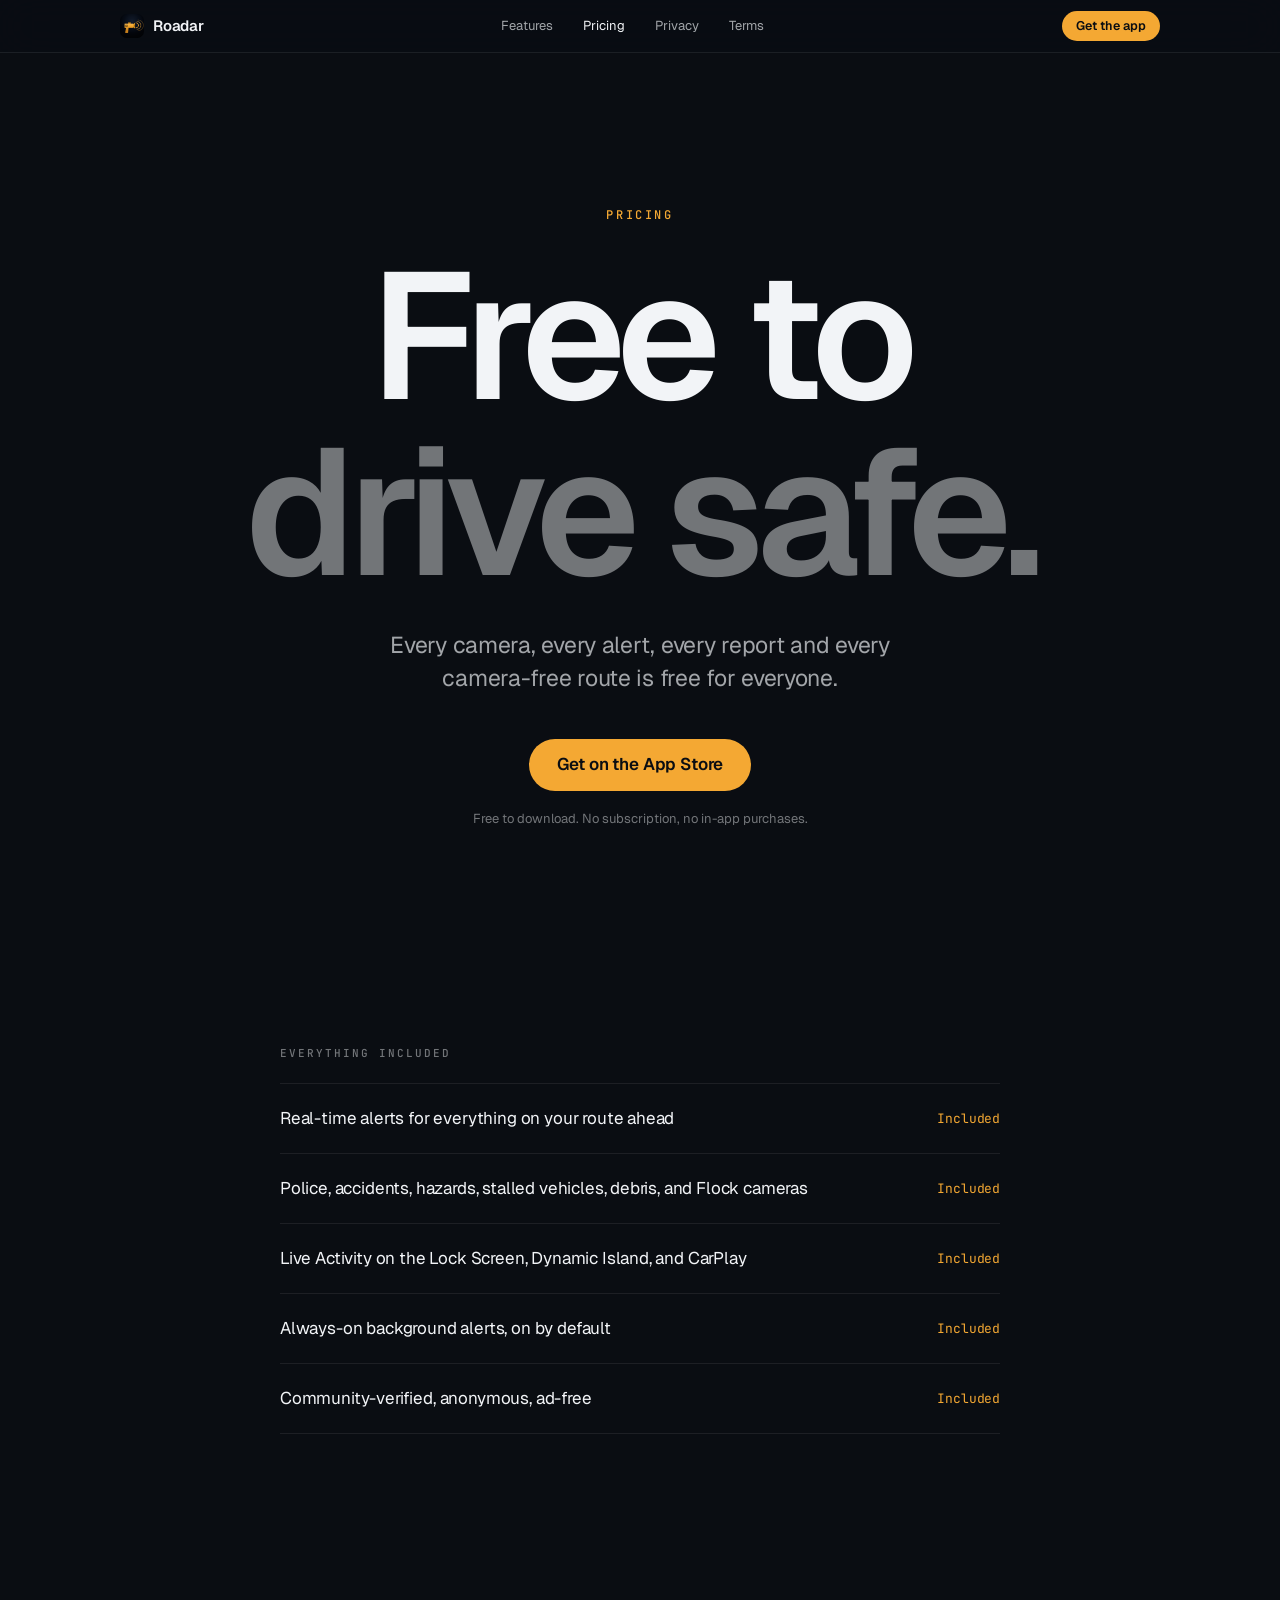
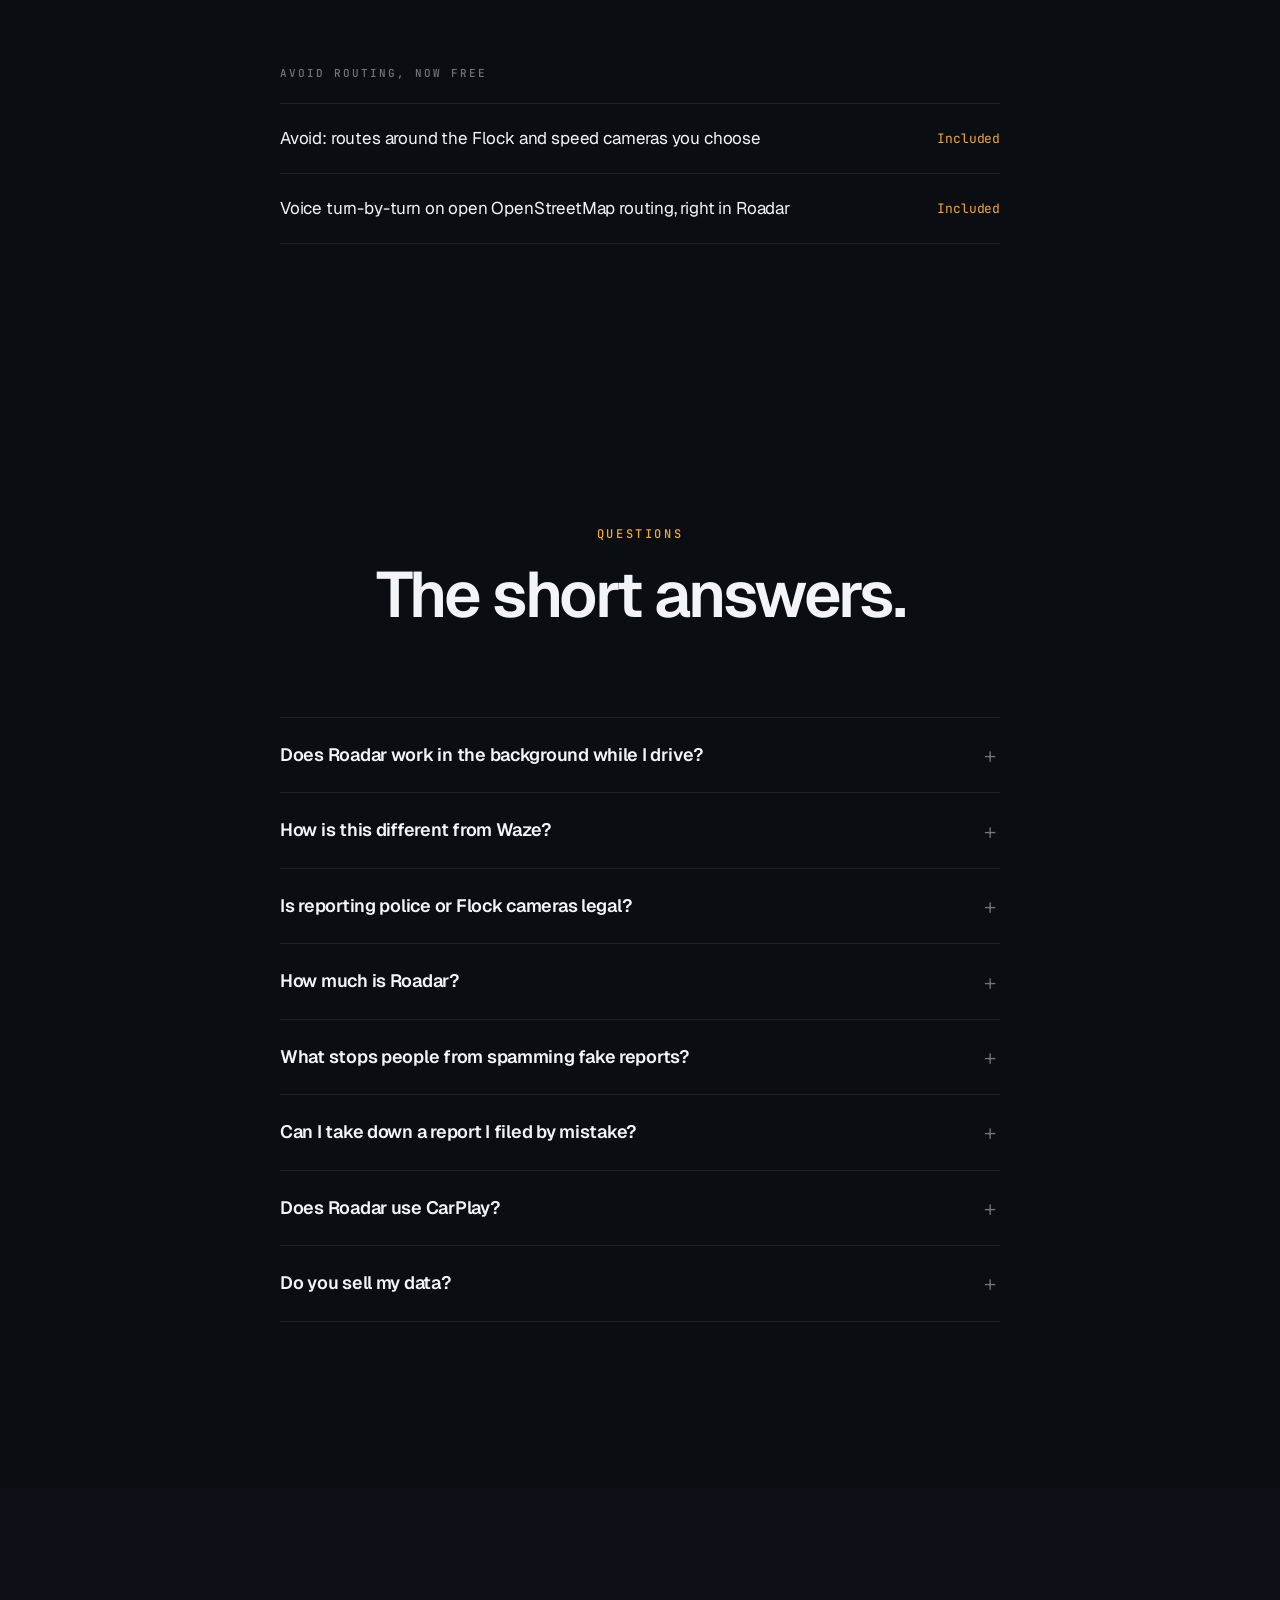
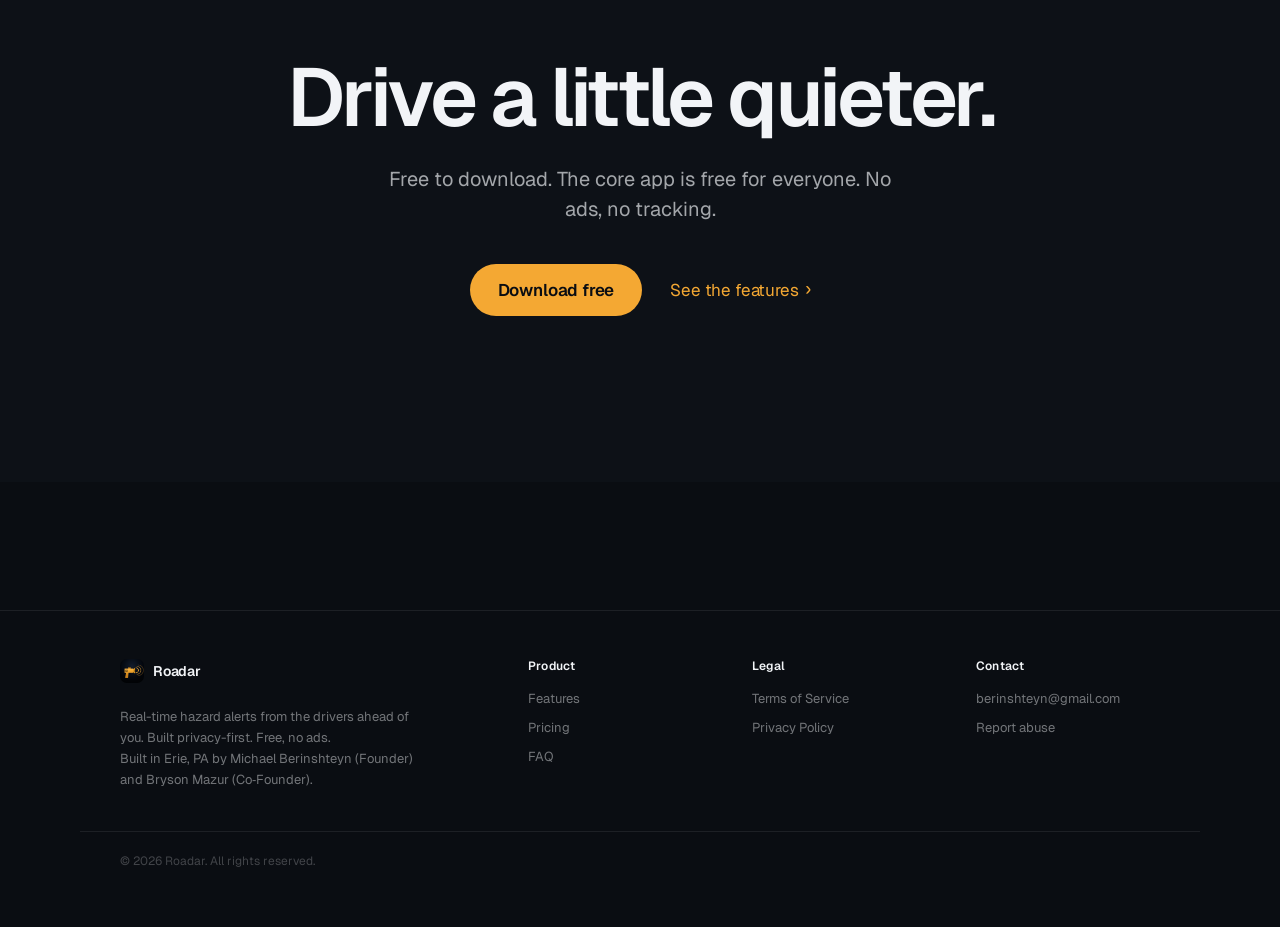
<file: pricing.html>
<!DOCTYPE html>
<html lang="en">
<head>
<meta charset="UTF-8">
<meta name="viewport" content="width=device-width, initial-scale=1, viewport-fit=cover">
<meta name="theme-color" content="#0A0D12">
<meta name="description" content="Roadar is free for everyone, Avoid routing included: no subscription, no ads, no tracking.">
<meta property="og:type" content="website">
<meta property="og:site_name" content="Roadar">
<meta property="og:url" content="https://devmastermike.github.io/roadar-website/pricing.html">
<meta property="og:title" content="Roadar. Free to download.">
<meta property="og:description" content="Roadar is free for everyone, Avoid routing included: no subscription, no ads, no tracking.">
<meta property="og:image" content="https://devmastermike.github.io/roadar-website/images/og-card.png">
<meta property="og:image:width" content="1200">
<meta property="og:image:height" content="630">
<meta name="twitter:card" content="summary_large_image">
<meta name="twitter:title" content="Roadar. Free to download.">
<meta name="twitter:description" content="Roadar is free for everyone, Avoid routing included: no subscription, no ads, no tracking.">
<meta name="twitter:image" content="https://devmastermike.github.io/roadar-website/images/og-card.png">
<title>Pricing. Roadar.</title>

<link rel="icon" type="image/png" href="images/app-icon.png">
<link rel="preconnect" href="https://fonts.googleapis.com">
<link rel="preconnect" href="https://fonts.gstatic.com" crossorigin>
<link href="https://fonts.googleapis.com/css2?family=Geist:wght@400;500;600;700&family=JetBrains+Mono:wght@400;500;600&display=swap" rel="stylesheet">
<link rel="stylesheet" href="styles.css?v=4">
<script src="app.js"></script>
</head>
<body>

<nav class="nav" aria-label="Primary">
  <div class="nav-inner">
    <a href="index.html" class="brand" aria-label="Roadar home">
      <span class="brand-mark" aria-hidden="true">
        <img src="images/app-icon.png" alt="Roadar" class="brand-img">
      </span>
      <span class="brand-name">Roadar</span>
    </a>
    <ul class="nav-mid">
      <li><a href="features.html">Features</a></li>
      <li><a href="pricing.html" style="color: var(--ink);">Pricing</a></li>
      <li><a href="privacy.html">Privacy</a></li>
      <li><a href="terms.html">Terms</a></li>
    </ul>
    <a class="nav-cta" href="#pricing">Get the app</a>
  </div>
</nav>

<!-- ===== Price ===== -->
<header class="price-hero" id="pricing">
  <div class="container">
    <span class="kicker">Pricing</span>
    <h1 style="margin-top: 24px;">Free to<br><span class="dim">drive safe.</span></h1>
    <p class="lead">Every camera, every alert, every report and every camera-free route is free for everyone.</p>
    <a class="btn btn-primary" href="https://apps.apple.com/us/app/roadar/id6772854561">Get on the App Store</a>
    <p class="price-note">Free to download. No subscription, no in-app purchases.</p>
  </div>
</header>

<!-- ===== What free includes ===== -->
<section class="tile-tight">
  <div class="container">
    <div class="included fade-up">
      <p class="caps" style="margin-bottom: 22px;">Everything included</p>
      <div class="included-line">
        Real-time alerts for everything on your route ahead
        <span class="inc-mark">Included</span>
      </div>
      <div class="included-line">
        Police, accidents, hazards, stalled vehicles, debris, and Flock cameras
        <span class="inc-mark">Included</span>
      </div>
      <div class="included-line">
        Live Activity on the Lock Screen, Dynamic Island, and CarPlay
        <span class="inc-mark">Included</span>
      </div>
      <div class="included-line">
        Always-on background alerts, on by default
        <span class="inc-mark">Included</span>
      </div>
      <div class="included-line">
        Community-verified, anonymous, ad-free
        <span class="inc-mark">Included</span>
      </div>
    </div>
  </div>
</section>

<!-- ===== Optional add-on ===== -->
<section class="tile-tight">
  <div class="container">
    <div class="included fade-up">
      <p class="caps" style="margin-bottom: 22px;">Avoid routing, now free</p>
      <div class="included-line">
        Avoid: routes around the Flock and speed cameras you choose
        <span class="inc-mark">Included</span>
      </div>
      <div class="included-line">
        Voice turn-by-turn on open OpenStreetMap routing, right in Roadar
        <span class="inc-mark">Included</span>
      </div>
    </div>
  </div>
</section>

<!-- ===== FAQ ===== -->
<section class="tile" id="faq">
  <div class="container">
    <div class="sec-head center fade-up">
      <span class="kicker">Questions</span>
      <h2>The short answers.</h2>
    </div>

    <div class="faq-shell fade-up">
      <details class="faq">
        <summary>Does Roadar work in the background while I drive?</summary>
        <p>Yes. With Always location permission, you get alerts even when the app isn't open. Continuous background is on by default for the most responsive alerts; you can switch to the lighter battery-saving mode in Settings &gt; Background alerts. We do not record a trail of your movements.</p>
      </details>

      <details class="faq">
        <summary>How is this different from Waze?</summary>
        <p>Roadar is native on iPhone and iPad, ad-free, anonymous, and built for the surfaces you actually use while driving (Action Button, Dynamic Island, Lock Screen, widget). Its alerts are a quiet heads-up on top of whatever route you're driving, and its Avoid tab plans routes around the cameras you choose and guides you there turn by turn.</p>
      </details>

      <details class="faq">
        <summary>Is reporting police or Flock cameras legal?</summary>
        <p>In the United States, sharing truthful observations about what is plainly visible on public roads, including the presence of speed enforcement or fixed automated license-plate-reader (ALPR / "Flock") cameras, is protected expression under the First Amendment. Roadar is for lawful use. The point of an enforcement alert is to prompt you to slow down. Camera reports are surveillance-awareness, not evasion.</p>
      </details>

      <details class="faq">
        <summary>How much is Roadar?</summary>
        <p>Free, for everyone: every mapped camera, every alert, reporting, CarPlay, widgets, background alerts and Avoid routing, with no ads, no tracking and no subscription. If you subscribed to Avoid in an earlier version, you can cancel it in your Apple Account settings or from the Avoid tab, since it's no longer needed.</p>
      </details>

      <details class="faq">
        <summary>What stops people from spamming fake reports?</summary>
        <p>Reports are structured (category and location, no text or photos). Each one has to survive confirmation by nearby drivers. Disputes shorten its life. Reputation is tied to your Apple ID and is retained if you delete your account, so it can't be reset by reinstalling.</p>
      </details>

      <details class="faq">
        <summary>Can I take down a report I filed by mistake?</summary>
        <p>Yes, any time within the first 5 seconds with the undo button, or later from the Activity tab, until three drivers have confirmed it. After that it belongs to the community.</p>
      </details>

      <details class="faq">
        <summary>Does Roadar use CarPlay?</summary>
        <p>Yes. Roadar shows your nearby reports and lets you file one right from the CarPlay screen, alongside the iPhone surfaces (Action Button, Dynamic Island, Lock Screen, widget, Live Activity) that work from a dock-mounted phone.</p>
      </details>

      <details class="faq">
        <summary>Do you sell my data?</summary>
        <p>No. There are no third-party analytics SDKs, no ad networks, no data brokers. The only thing Roadar shares is the reports themselves (category + coordinate), and only because the whole product is drivers warning each other.</p>
      </details>
    </div>
  </div>
</section>

<!-- ===== Final CTA ===== -->
<section class="tile tile-alt">
  <div class="cta-final fade-up">
    <h2>Drive a little quieter.</h2>
    <p>Free to download. The core app is free for everyone. No ads, no tracking.</p>
    <div class="ctas">
      <a class="btn btn-primary" href="https://apps.apple.com/us/app/roadar/id6772854561">Download free</a>
      <a class="link-more" href="features.html">See the features</a>
    </div>
  </div>
</section>

<footer class="footer">
  <div class="footer-inner">
    <div>
      <div class="brand">
        <span class="brand-mark" aria-hidden="true">
          <img src="images/app-icon.png" alt="Roadar" class="brand-img">
        </span>
        <span>Roadar</span>
      </div>
      <p class="blurb">Real-time hazard alerts from the drivers ahead of you. Built privacy-first. Free, no ads.</p>
      <p class="blurb">Built in Erie, PA by Michael Berinshteyn (Founder) and Bryson Mazur (Co&#8209;Founder).</p>
    </div>
    <div>
      <h4>Product</h4>
      <ul>
        <li><a href="features.html">Features</a></li>
        <li><a href="pricing.html">Pricing</a></li>
        <li><a href="pricing.html#faq">FAQ</a></li>
      </ul>
    </div>
    <div>
      <h4>Legal</h4>
      <ul>
        <li><a href="terms.html">Terms of Service</a></li>
        <li><a href="privacy.html">Privacy Policy</a></li>
      </ul>
    </div>
    <div>
      <h4>Contact</h4>
      <ul>
        <li><a href="mailto:berinshteyn@gmail.com">berinshteyn@gmail.com</a></li>
        <li><a href="mailto:berinshteyn@gmail.com">Report abuse</a></li>
      </ul>
    </div>
  </div>
  <div class="copy">&copy; 2026 Roadar. All rights reserved.</div>
</footer>

</body>
</html>
</file>
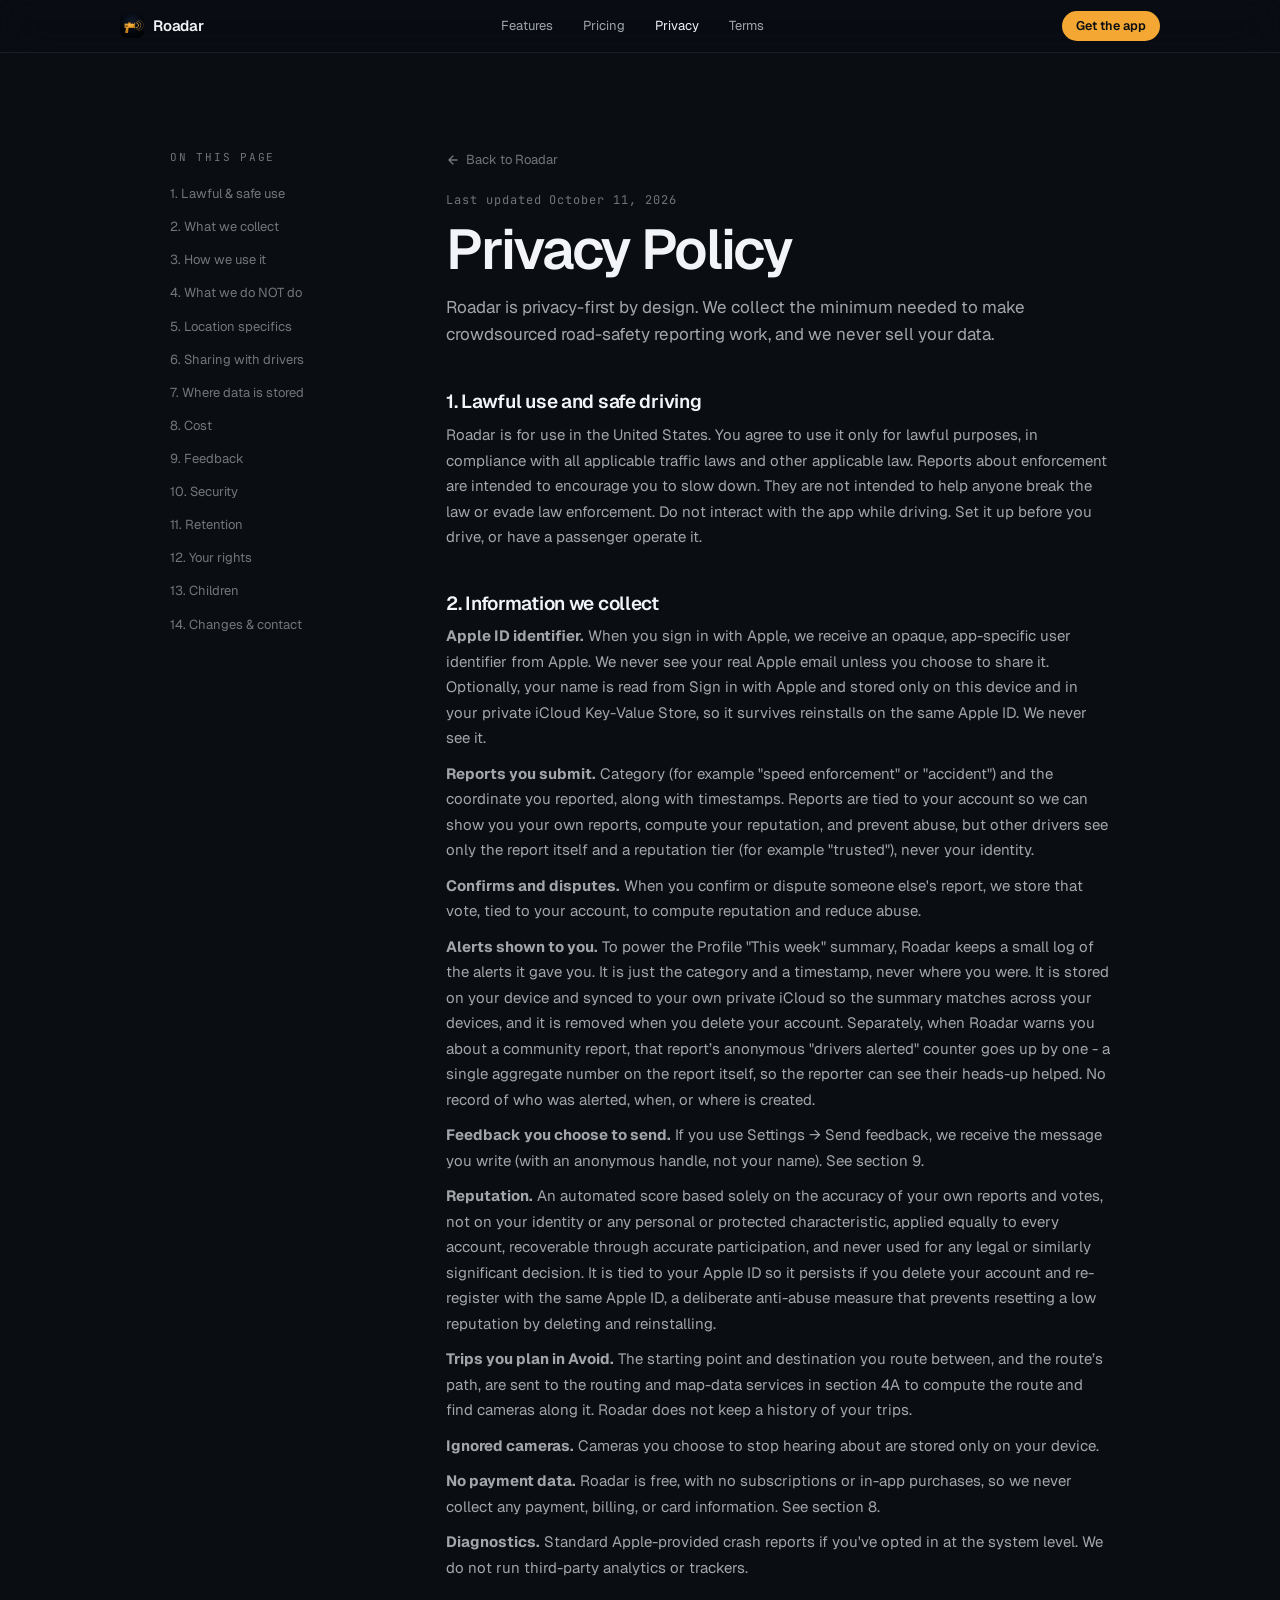
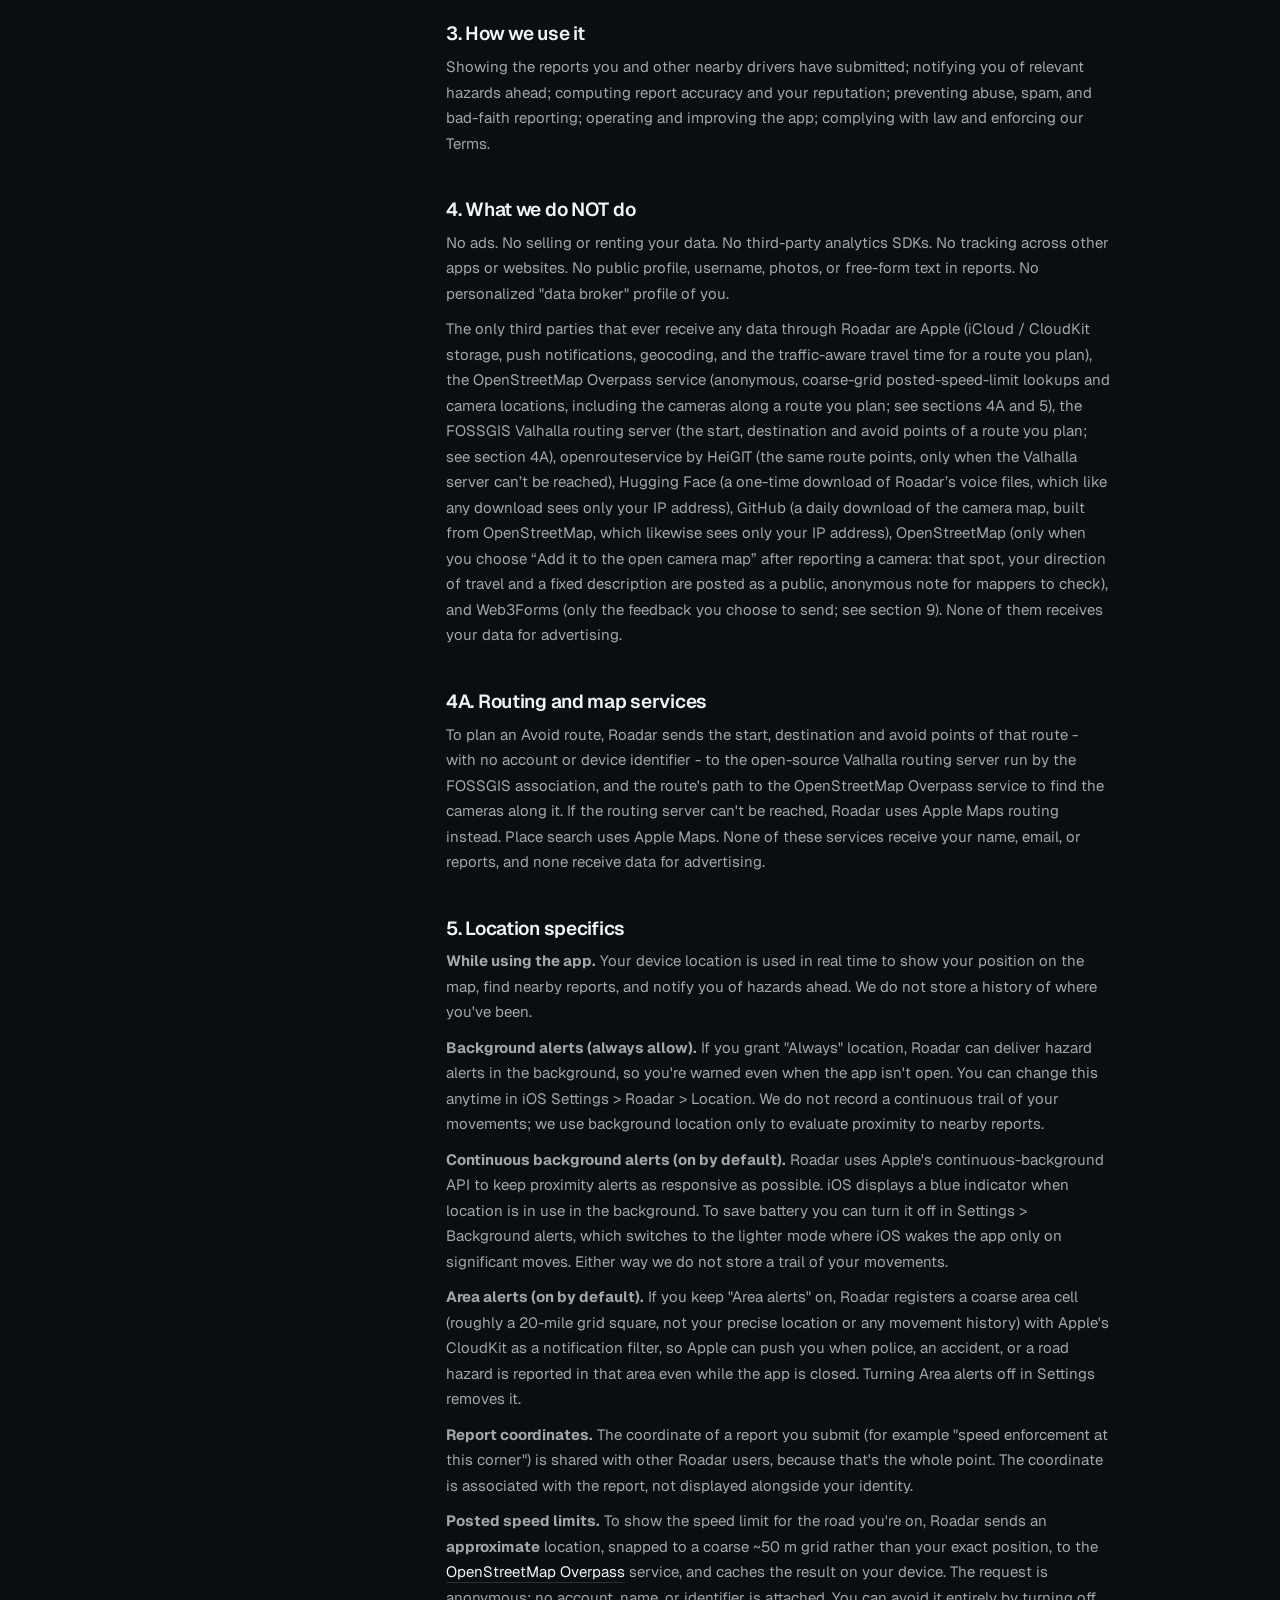
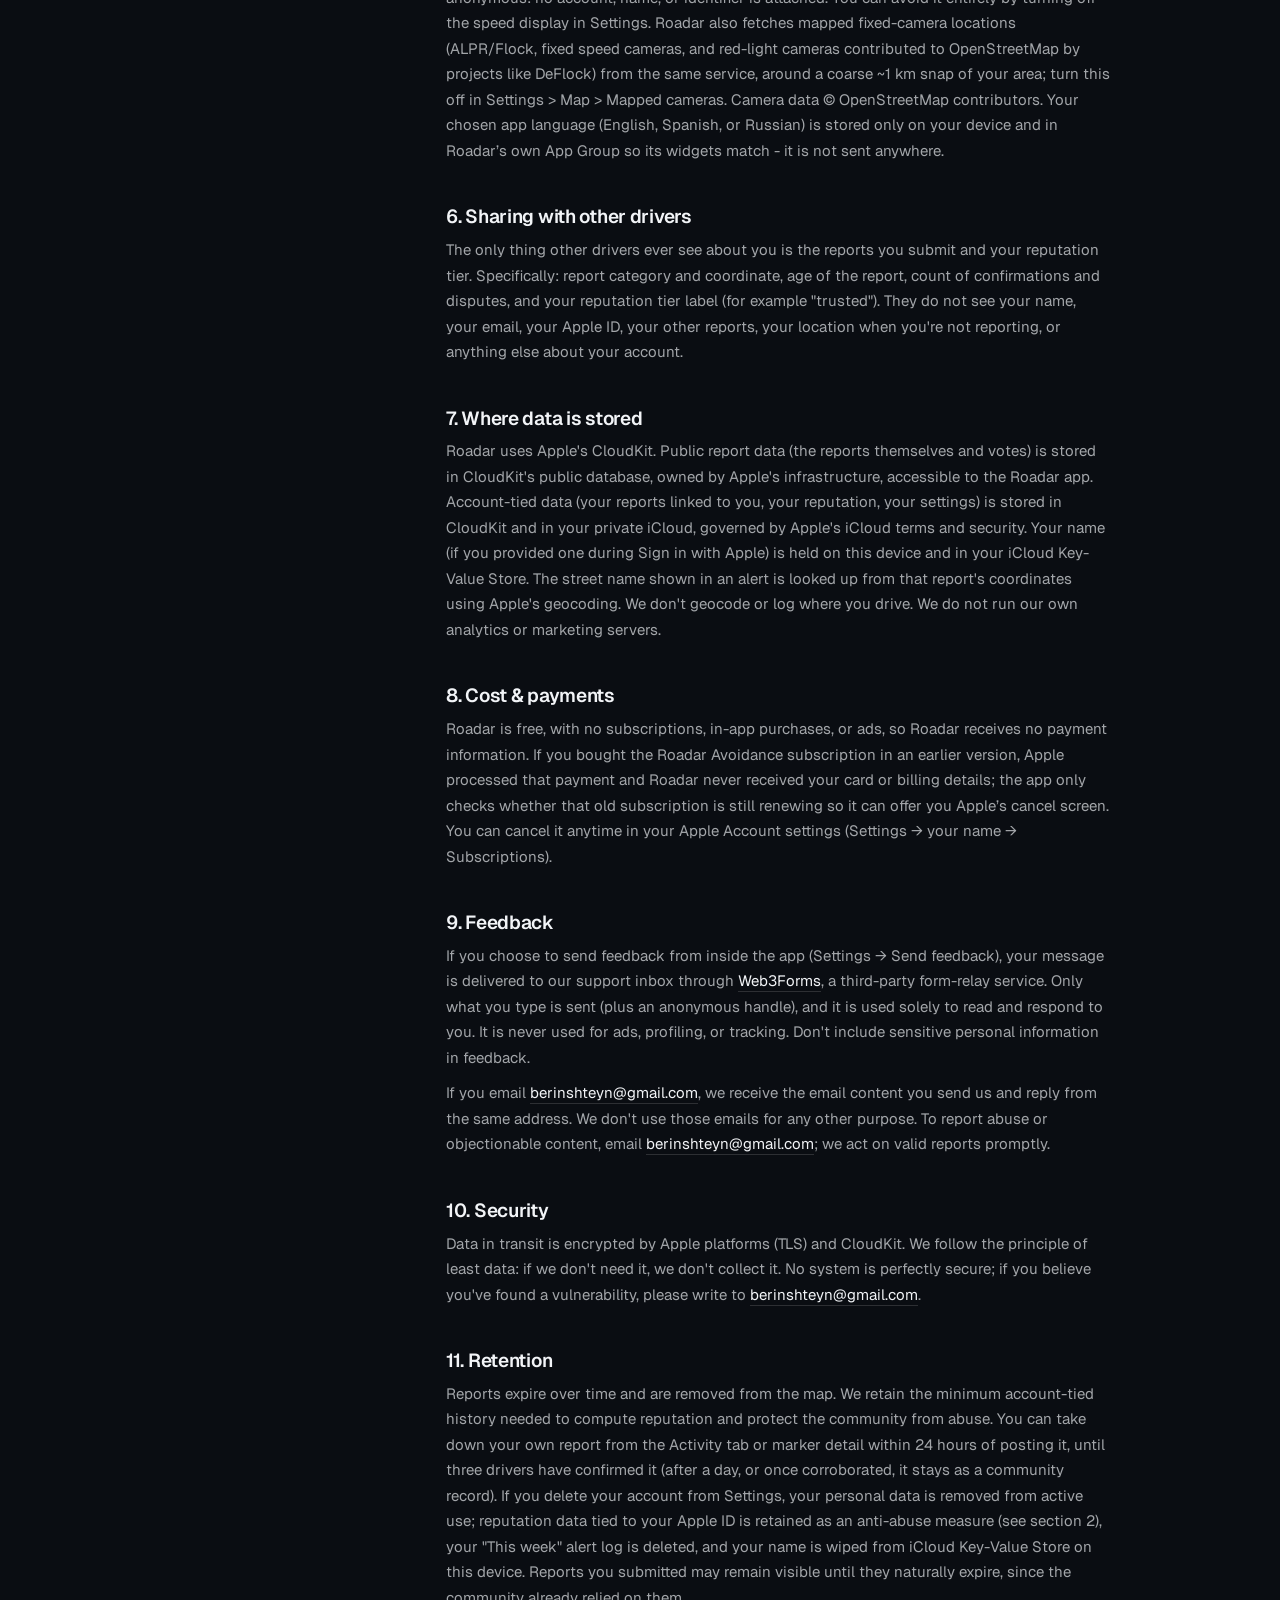
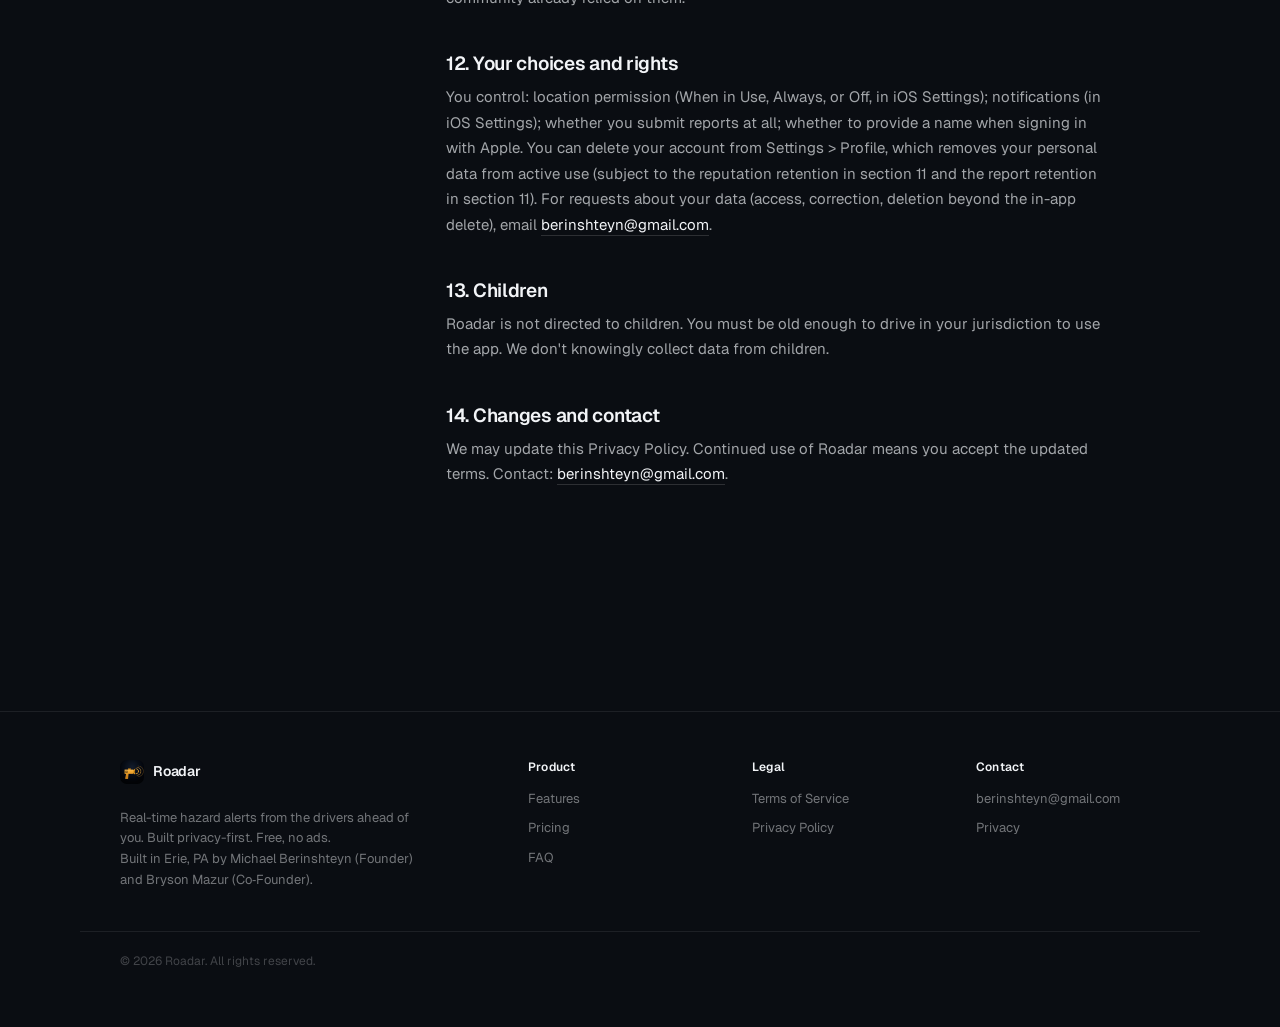
<file: privacy.html>
<!DOCTYPE html>
<html lang="en">
<head>
<meta charset="UTF-8">
<meta name="viewport" content="width=device-width, initial-scale=1, viewport-fit=cover">
<meta name="theme-color" content="#0A0D12">
<meta name="description" content="Roadar Privacy Policy.">
<meta property="og:type" content="website">
<meta property="og:site_name" content="Roadar">
<meta property="og:url" content="https://devmastermike.github.io/roadar-website/privacy.html">
<meta property="og:title" content="Roadar Privacy Policy.">
<meta property="og:description" content="How Roadar collects as little as possible and never sells your data.">
<meta property="og:image" content="https://devmastermike.github.io/roadar-website/images/og-card.png">
<meta property="og:image:width" content="1200">
<meta property="og:image:height" content="630">
<meta name="twitter:card" content="summary_large_image">
<meta name="twitter:title" content="Roadar Privacy Policy.">
<meta name="twitter:description" content="How Roadar collects as little as possible and never sells your data.">
<meta name="twitter:image" content="https://devmastermike.github.io/roadar-website/images/og-card.png">
<title>Privacy Policy. Roadar.</title>
<link rel="icon" type="image/png" href="images/app-icon.png">
<link rel="preconnect" href="https://fonts.googleapis.com">
<link rel="preconnect" href="https://fonts.gstatic.com" crossorigin>
<link href="https://fonts.googleapis.com/css2?family=Geist:wght@400;500;600;700&family=JetBrains+Mono:wght@400;500;600&display=swap" rel="stylesheet">
<link rel="stylesheet" href="styles.css?v=4">
<script src="app.js"></script>
</head>
<body>

<nav class="nav" aria-label="Primary">
  <div class="nav-inner">
    <a href="index.html" class="brand" aria-label="Roadar home">
      <span class="brand-mark" aria-hidden="true">
        <img src="images/app-icon.png" alt="Roadar" class="brand-img">
      </span>
      <span class="brand-name">Roadar</span>
    </a>
    <ul class="nav-mid">
      <li><a href="features.html">Features</a></li>
      <li><a href="pricing.html">Pricing</a></li>
      <li><a href="privacy.html" style="color: var(--ink);">Privacy</a></li>
      <li><a href="terms.html">Terms</a></li>
    </ul>
    <a class="nav-cta" href="pricing.html">Get the app
      <svg width="12" height="12" viewBox="0 0 24 24" fill="none" stroke="currentColor" stroke-width="2.6" stroke-linecap="round" stroke-linejoin="round"><path d="M5 12h14M13 5l7 7-7 7"/></svg>
    </a>
  </div>
</nav>

<div class="legal-shell">
  <aside class="legal-toc" aria-label="Table of contents">
    <div class="toc-label">On this page</div>
    <ul>
      <li><a href="#s1">1. Lawful &amp; safe use</a></li>
      <li><a href="#s2">2. What we collect</a></li>
      <li><a href="#s3">3. How we use it</a></li>
      <li><a href="#s4">4. What we do NOT do</a></li>
      <li><a href="#s5">5. Location specifics</a></li>
      <li><a href="#s6">6. Sharing with drivers</a></li>
      <li><a href="#s7">7. Where data is stored</a></li>
      <li><a href="#s8">8. Cost</a></li>
      <li><a href="#s9">9. Feedback</a></li>
      <li><a href="#s10">10. Security</a></li>
      <li><a href="#s11">11. Retention</a></li>
      <li><a href="#s12">12. Your rights</a></li>
      <li><a href="#s13">13. Children</a></li>
      <li><a href="#s14">14. Changes &amp; contact</a></li>
    </ul>
  </aside>

  <main class="legal-body">
    <a class="legal-back" href="index.html">
      <svg width="14" height="14" viewBox="0 0 24 24" fill="none" stroke="currentColor" stroke-width="2.4" stroke-linecap="round" stroke-linejoin="round"><path d="M19 12H5M12 19l-7-7 7-7"/></svg>
      Back to Roadar
    </a>
    <span class="updated">Last updated October 11, 2026</span>
    <h1>Privacy Policy</h1>
    <p class="legal-intro">Roadar is privacy-first by design. We collect the minimum needed to make crowdsourced road-safety reporting work, and we never sell your data.</p>

    <section id="s1">
      <h2>1. Lawful use and safe driving</h2>
      <p>Roadar is for use in the United States. You agree to use it only for lawful purposes, in compliance with all applicable traffic laws and other applicable law. Reports about enforcement are intended to encourage you to slow down. They are not intended to help anyone break the law or evade law enforcement. Do not interact with the app while driving. Set it up before you drive, or have a passenger operate it.</p>
    </section>

    <section id="s2">
      <h2>2. Information we collect</h2>
      <p><b>Apple ID identifier.</b> When you sign in with Apple, we receive an opaque, app-specific user identifier from Apple. We never see your real Apple email unless you choose to share it. Optionally, your name is read from Sign in with Apple and stored only on this device and in your private iCloud Key-Value Store, so it survives reinstalls on the same Apple ID. We never see it.</p>
      <p><b>Reports you submit.</b> Category (for example "speed enforcement" or "accident") and the coordinate you reported, along with timestamps. Reports are tied to your account so we can show you your own reports, compute your reputation, and prevent abuse, but other drivers see only the report itself and a reputation tier (for example "trusted"), never your identity.</p>
      <p><b>Confirms and disputes.</b> When you confirm or dispute someone else's report, we store that vote, tied to your account, to compute reputation and reduce abuse.</p>
      <p><b>Alerts shown to you.</b> To power the Profile "This week" summary, Roadar keeps a small log of the alerts it gave you. It is just the category and a timestamp, never where you were. It is stored on your device and synced to your own private iCloud so the summary matches across your devices, and it is removed when you delete your account. Separately, when Roadar warns you about a community report, that report’s anonymous "drivers alerted" counter goes up by one - a single aggregate number on the report itself, so the reporter can see their heads-up helped. No record of who was alerted, when, or where is created.</p>
      <p><b>Feedback you choose to send.</b> If you use Settings &rarr; Send feedback, we receive the message you write (with an anonymous handle, not your name). See section 9.</p>
      <p><b>Reputation.</b> An automated score based solely on the accuracy of your own reports and votes, not on your identity or any personal or protected characteristic, applied equally to every account, recoverable through accurate participation, and never used for any legal or similarly significant decision. It is tied to your Apple ID so it persists if you delete your account and re-register with the same Apple ID, a deliberate anti-abuse measure that prevents resetting a low reputation by deleting and reinstalling.</p>
      <p><b>Trips you plan in Avoid.</b> The starting point and destination you route between, and the route’s path, are sent to the routing and map-data services in section 4A to compute the route and find cameras along it. Roadar does not keep a history of your trips.</p>
      <p><b>Ignored cameras.</b> Cameras you choose to stop hearing about are stored only on your device.</p>
      <p><b>No payment data.</b> Roadar is free, with no subscriptions or in-app purchases, so we never collect any payment, billing, or card information. See section 8.</p>
      <p><b>Diagnostics.</b> Standard Apple-provided crash reports if you've opted in at the system level. We do not run third-party analytics or trackers.</p>
    </section>

    <section id="s3">
      <h2>3. How we use it</h2>
      <p>Showing the reports you and other nearby drivers have submitted; notifying you of relevant hazards ahead; computing report accuracy and your reputation; preventing abuse, spam, and bad-faith reporting; operating and improving the app; complying with law and enforcing our Terms.</p>
    </section>

    <section id="s4">
      <h2>4. What we do NOT do</h2>
      <p>No ads. No selling or renting your data. No third-party analytics SDKs. No tracking across other apps or websites. No public profile, username, photos, or free-form text in reports. No personalized "data broker" profile of you.</p>
      <p>The only third parties that ever receive any data through Roadar are Apple (iCloud / CloudKit storage, push notifications, geocoding, and the traffic-aware travel time for a route you plan), the OpenStreetMap Overpass service (anonymous, coarse-grid posted-speed-limit lookups and camera locations, including the cameras along a route you plan; see sections 4A and 5), the FOSSGIS Valhalla routing server (the start, destination and avoid points of a route you plan; see section 4A), openrouteservice by HeiGIT (the same route points, only when the Valhalla server can&rsquo;t be reached), Hugging Face (a one-time download of Roadar&rsquo;s voice files, which like any download sees only your IP address), GitHub (a daily download of the camera map, built from OpenStreetMap, which likewise sees only your IP address), OpenStreetMap (only when you choose &ldquo;Add it to the open camera map&rdquo; after reporting a camera: that spot, your direction of travel and a fixed description are posted as a public, anonymous note for mappers to check), and Web3Forms (only the feedback you choose to send; see section 9). None of them receives your data for advertising.</p>
    </section>

    <section id="s4a">
      <h2>4A. Routing and map services</h2>
      <p>To plan an Avoid route, Roadar sends the start, destination and avoid points of that route - with no account or device identifier - to the open-source Valhalla routing server run by the FOSSGIS association, and the route's path to the OpenStreetMap Overpass service to find the cameras along it. If the routing server can't be reached, Roadar uses Apple Maps routing instead. Place search uses Apple Maps. None of these services receive your name, email, or reports, and none receive data for advertising.</p>
    </section>

    <section id="s5">
      <h2>5. Location specifics</h2>
      <p><b>While using the app.</b> Your device location is used in real time to show your position on the map, find nearby reports, and notify you of hazards ahead. We do not store a history of where you've been.</p>
      <p><b>Background alerts (always allow).</b> If you grant "Always" location, Roadar can deliver hazard alerts in the background, so you're warned even when the app isn't open. You can change this anytime in iOS Settings &gt; Roadar &gt; Location. We do not record a continuous trail of your movements; we use background location only to evaluate proximity to nearby reports.</p>
      <p><b>Continuous background alerts (on by default).</b> Roadar uses Apple's continuous-background API to keep proximity alerts as responsive as possible. iOS displays a blue indicator when location is in use in the background. To save battery you can turn it off in Settings &gt; Background alerts, which switches to the lighter mode where iOS wakes the app only on significant moves. Either way we do not store a trail of your movements.</p>
      <p><b>Area alerts (on by default).</b> If you keep "Area alerts" on, Roadar registers a coarse area cell (roughly a 20-mile grid square, not your precise location or any movement history) with Apple's CloudKit as a notification filter, so Apple can push you when police, an accident, or a road hazard is reported in that area even while the app is closed. Turning Area alerts off in Settings removes it.</p>
      <p><b>Report coordinates.</b> The coordinate of a report you submit (for example "speed enforcement at this corner") is shared with other Roadar users, because that's the whole point. The coordinate is associated with the report, not displayed alongside your identity.</p>
      <p><b>Posted speed limits.</b> To show the speed limit for the road you're on, Roadar sends an <b>approximate</b> location, snapped to a coarse ~50&nbsp;m grid rather than your exact position, to the <a href="https://overpass-api.de" class="inline-link">OpenStreetMap Overpass</a> service, and caches the result on your device. The request is anonymous: no account, name, or identifier is attached. You can avoid it entirely by turning off the speed display in Settings. Roadar also fetches mapped fixed-camera locations (ALPR/Flock, fixed speed cameras, and red-light cameras contributed to OpenStreetMap by projects like DeFlock) from the same service, around a coarse ~1&nbsp;km snap of your area; turn this off in Settings &gt; Map &gt; Mapped cameras. Camera data &copy; OpenStreetMap contributors. Your chosen app language (English, Spanish, or Russian) is stored only on your device and in Roadar’s own App Group so its widgets match - it is not sent anywhere.</p>
    </section>

    <section id="s6">
      <h2>6. Sharing with other drivers</h2>
      <p>The only thing other drivers ever see about you is the reports you submit and your reputation tier. Specifically: report category and coordinate, age of the report, count of confirmations and disputes, and your reputation tier label (for example "trusted"). They do not see your name, your email, your Apple ID, your other reports, your location when you're not reporting, or anything else about your account.</p>
    </section>

    <section id="s7">
      <h2>7. Where data is stored</h2>
      <p>Roadar uses Apple's CloudKit. Public report data (the reports themselves and votes) is stored in CloudKit's public database, owned by Apple's infrastructure, accessible to the Roadar app. Account-tied data (your reports linked to you, your reputation, your settings) is stored in CloudKit and in your private iCloud, governed by Apple's iCloud terms and security. Your name (if you provided one during Sign in with Apple) is held on this device and in your iCloud Key-Value Store. The street name shown in an alert is looked up from that report's coordinates using Apple's geocoding. We don't geocode or log where you drive. We do not run our own analytics or marketing servers.</p>
    </section>

    <section id="s8">
      <h2>8. Cost &amp; payments</h2>
      <p>Roadar is free, with no subscriptions, in-app purchases, or ads, so Roadar receives no payment information. If you bought the Roadar Avoidance subscription in an earlier version, Apple processed that payment and Roadar never received your card or billing details; the app only checks whether that old subscription is still renewing so it can offer you Apple’s cancel screen. You can cancel it anytime in your Apple Account settings (Settings &rarr; your name &rarr; Subscriptions).</p>
    </section>

    <section id="s9">
      <h2>9. Feedback</h2>
      <p>If you choose to send feedback from inside the app (Settings &rarr; Send feedback), your message is delivered to our support inbox through <a href="https://web3forms.com" class="inline-link">Web3Forms</a>, a third-party form-relay service. Only what you type is sent (plus an anonymous handle), and it is used solely to read and respond to you. It is never used for ads, profiling, or tracking. Don't include sensitive personal information in feedback.</p>
      <p>If you email <a href="mailto:berinshteyn@gmail.com" class="inline-link">berinshteyn@gmail.com</a>, we receive the email content you send us and reply from the same address. We don't use those emails for any other purpose. To report abuse or objectionable content, email <a href="mailto:berinshteyn@gmail.com" class="inline-link">berinshteyn@gmail.com</a>; we act on valid reports promptly.</p>
    </section>

    <section id="s10">
      <h2>10. Security</h2>
      <p>Data in transit is encrypted by Apple platforms (TLS) and CloudKit. We follow the principle of least data: if we don't need it, we don't collect it. No system is perfectly secure; if you believe you've found a vulnerability, please write to <a href="mailto:berinshteyn@gmail.com" class="inline-link">berinshteyn@gmail.com</a>.</p>
    </section>

    <section id="s11">
      <h2>11. Retention</h2>
      <p>Reports expire over time and are removed from the map. We retain the minimum account-tied history needed to compute reputation and protect the community from abuse. You can take down your own report from the Activity tab or marker detail within 24 hours of posting it, until three drivers have confirmed it (after a day, or once corroborated, it stays as a community record). If you delete your account from Settings, your personal data is removed from active use; reputation data tied to your Apple ID is retained as an anti-abuse measure (see section 2), your "This week" alert log is deleted, and your name is wiped from iCloud Key-Value Store on this device. Reports you submitted may remain visible until they naturally expire, since the community already relied on them.</p>
    </section>

    <section id="s12">
      <h2>12. Your choices and rights</h2>
      <p>You control: location permission (When in Use, Always, or Off, in iOS Settings); notifications (in iOS Settings); whether you submit reports at all; whether to provide a name when signing in with Apple. You can delete your account from Settings &gt; Profile, which removes your personal data from active use (subject to the reputation retention in section 11 and the report retention in section 11). For requests about your data (access, correction, deletion beyond the in-app delete), email <a href="mailto:berinshteyn@gmail.com" class="inline-link">berinshteyn@gmail.com</a>.</p>
    </section>

    <section id="s13">
      <h2>13. Children</h2>
      <p>Roadar is not directed to children. You must be old enough to drive in your jurisdiction to use the app. We don't knowingly collect data from children.</p>
    </section>

    <section id="s14">
      <h2>14. Changes and contact</h2>
      <p>We may update this Privacy Policy. Continued use of Roadar means you accept the updated terms. Contact: <a href="mailto:berinshteyn@gmail.com" class="inline-link">berinshteyn@gmail.com</a>.</p>
    </section>
  </main>
</div>

<footer class="footer">
  <div class="footer-inner">
    <div>
      <div class="brand">
        <span class="brand-mark" aria-hidden="true">
          <img src="images/app-icon.png" alt="Roadar" class="brand-img">
        </span>
        <span>Roadar</span>
      </div>
      <p class="blurb">Real-time hazard alerts from the drivers ahead of you. Built privacy-first. Free, no ads.</p>
      <p class="blurb">Built in Erie, PA by Michael Berinshteyn (Founder) and Bryson Mazur (Co&#8209;Founder).</p>
    </div>
    <div>
      <h4>Product</h4>
      <ul>
        <li><a href="features.html">Features</a></li>
        <li><a href="pricing.html">Pricing</a></li>
        <li><a href="pricing.html#faq">FAQ</a></li>
      </ul>
    </div>
    <div>
      <h4>Legal</h4>
      <ul>
        <li><a href="terms.html">Terms of Service</a></li>
        <li><a href="privacy.html">Privacy Policy</a></li>
      </ul>
    </div>
    <div>
      <h4>Contact</h4>
      <ul>
        <li><a href="mailto:berinshteyn@gmail.com">berinshteyn@gmail.com</a></li>
        <li><a href="mailto:berinshteyn@gmail.com">Privacy</a></li>
      </ul>
    </div>
  </div>
  <div class="copy">&copy; 2026 Roadar. All rights reserved.</div>
</footer>

</body>
</html>
</file>
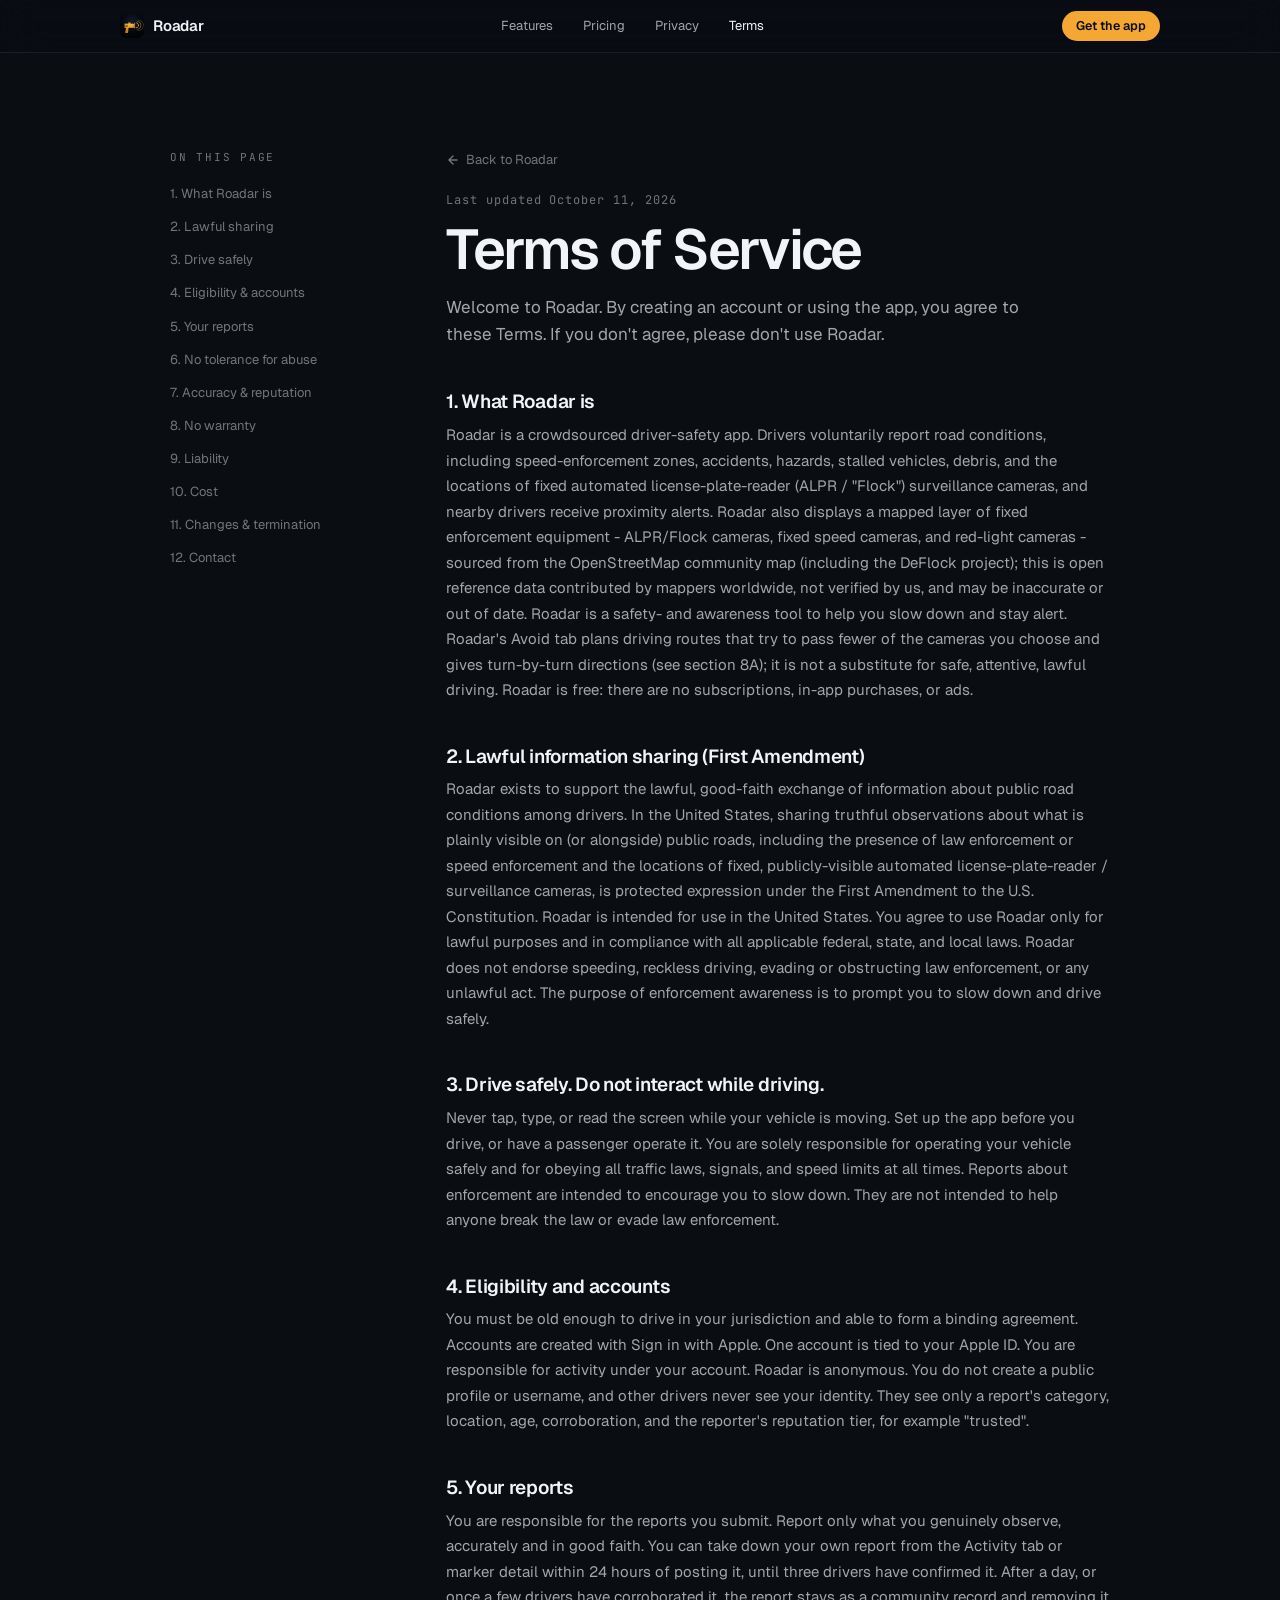
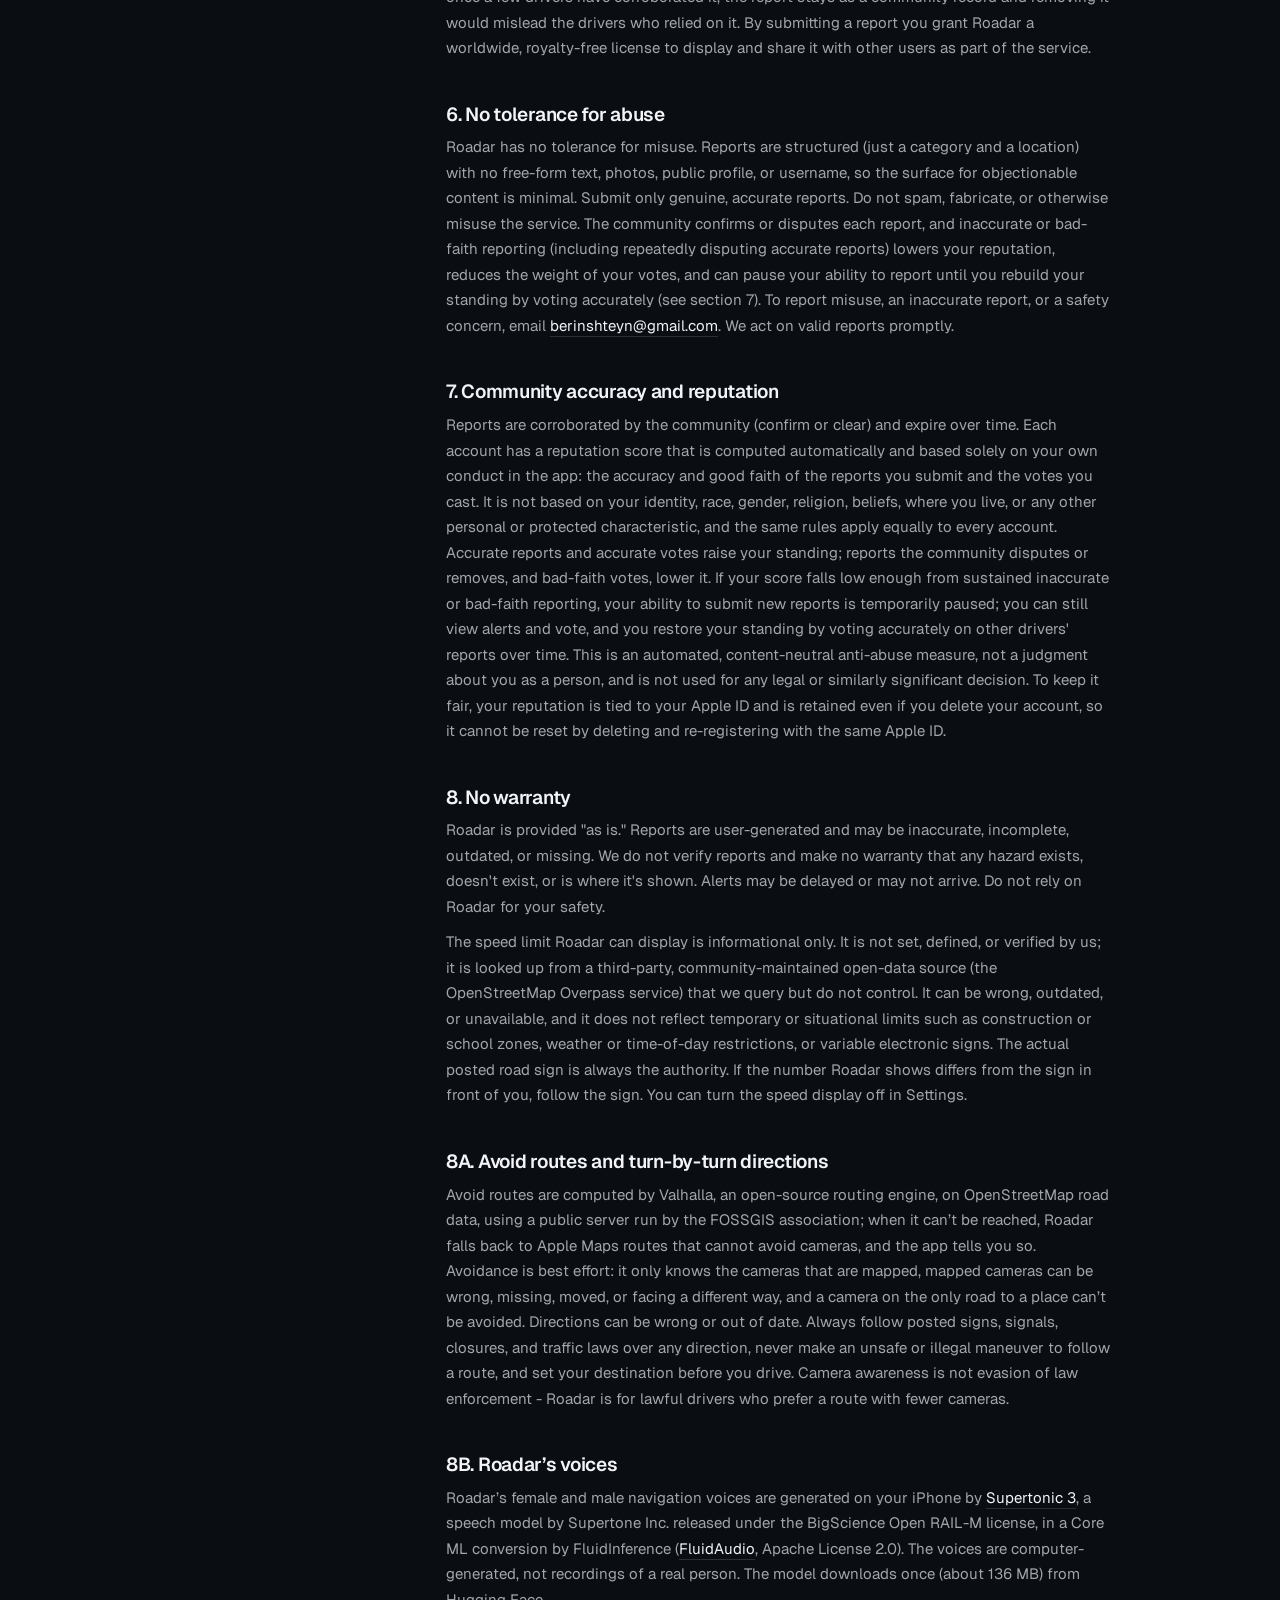
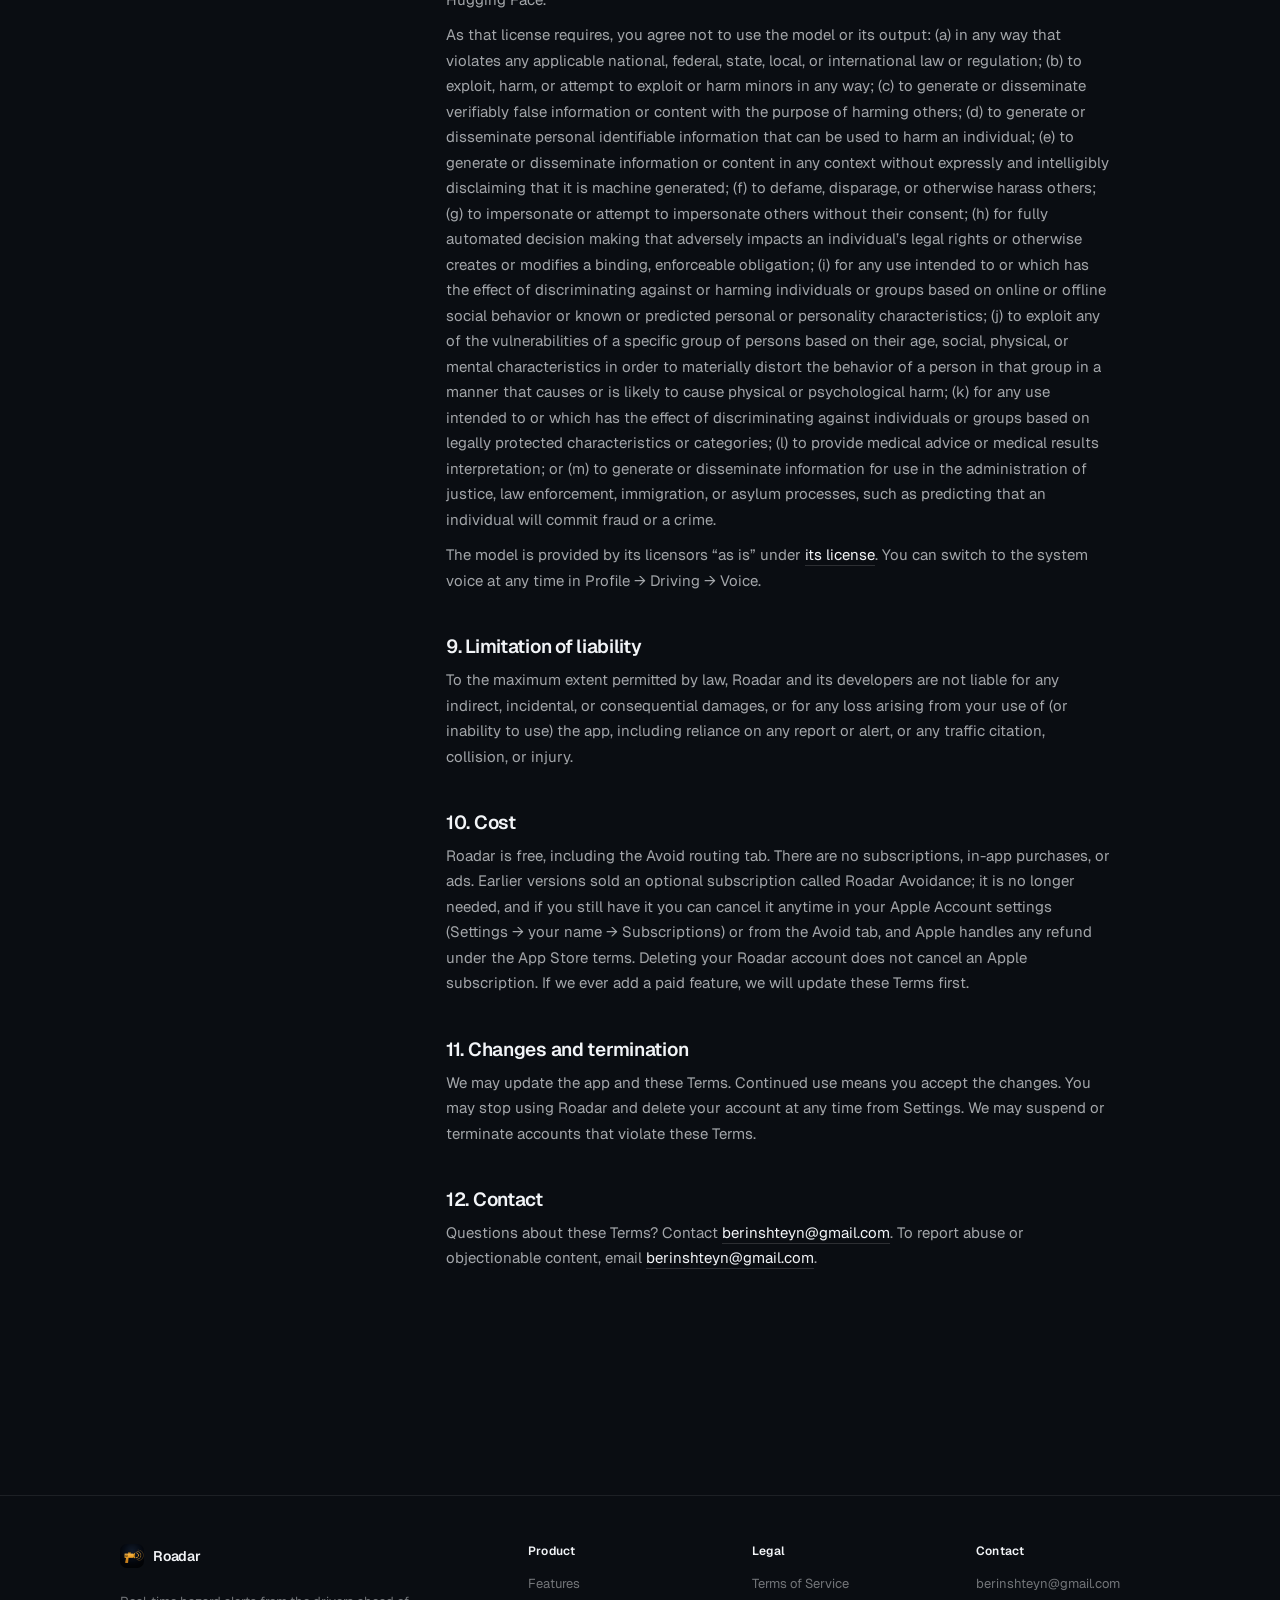
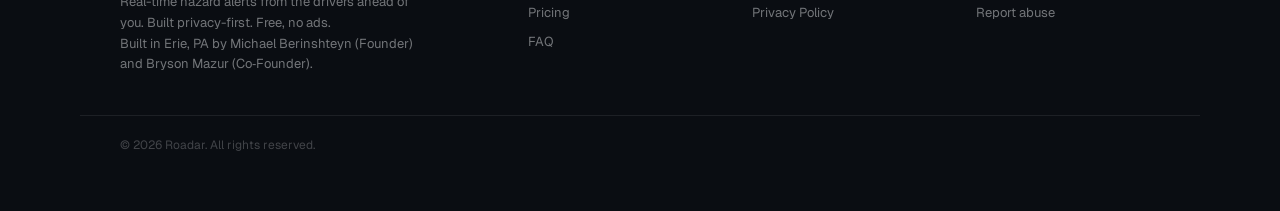
<file: terms.html>
<!DOCTYPE html>
<html lang="en">
<head>
<meta charset="UTF-8">
<meta name="viewport" content="width=device-width, initial-scale=1, viewport-fit=cover">
<meta name="theme-color" content="#0A0D12">
<meta name="description" content="Roadar Terms of Service.">
<meta property="og:type" content="website">
<meta property="og:site_name" content="Roadar">
<meta property="og:url" content="https://devmastermike.github.io/roadar-website/terms.html">
<meta property="og:title" content="Roadar Terms of Service.">
<meta property="og:description" content="The terms for using Roadar - a community driver-safety app for lawful, good-faith road-condition sharing.">
<meta property="og:image" content="https://devmastermike.github.io/roadar-website/images/og-card.png">
<meta property="og:image:width" content="1200">
<meta property="og:image:height" content="630">
<meta name="twitter:card" content="summary_large_image">
<meta name="twitter:title" content="Roadar Terms of Service.">
<meta name="twitter:description" content="The terms for using Roadar - a community driver-safety app for lawful, good-faith road-condition sharing.">
<meta name="twitter:image" content="https://devmastermike.github.io/roadar-website/images/og-card.png">
<title>Terms of Service. Roadar.</title>
<link rel="icon" type="image/png" href="images/app-icon.png">
<link rel="preconnect" href="https://fonts.googleapis.com">
<link rel="preconnect" href="https://fonts.gstatic.com" crossorigin>
<link href="https://fonts.googleapis.com/css2?family=Geist:wght@400;500;600;700&family=JetBrains+Mono:wght@400;500;600&display=swap" rel="stylesheet">
<link rel="stylesheet" href="styles.css?v=4">
<script src="app.js"></script>
</head>
<body>

<nav class="nav" aria-label="Primary">
  <div class="nav-inner">
    <a href="index.html" class="brand" aria-label="Roadar home">
      <span class="brand-mark" aria-hidden="true">
        <img src="images/app-icon.png" alt="Roadar" class="brand-img">
      </span>
      <span class="brand-name">Roadar</span>
    </a>
    <ul class="nav-mid">
      <li><a href="features.html">Features</a></li>
      <li><a href="pricing.html">Pricing</a></li>
      <li><a href="privacy.html">Privacy</a></li>
      <li><a href="terms.html" style="color: var(--ink);">Terms</a></li>
    </ul>
    <a class="nav-cta" href="pricing.html">Get the app
      <svg width="12" height="12" viewBox="0 0 24 24" fill="none" stroke="currentColor" stroke-width="2.6" stroke-linecap="round" stroke-linejoin="round"><path d="M5 12h14M13 5l7 7-7 7"/></svg>
    </a>
  </div>
</nav>

<div class="legal-shell">
  <aside class="legal-toc" aria-label="Table of contents">
    <div class="toc-label">On this page</div>
    <ul>
      <li><a href="#s1">1. What Roadar is</a></li>
      <li><a href="#s2">2. Lawful sharing</a></li>
      <li><a href="#s3">3. Drive safely</a></li>
      <li><a href="#s4">4. Eligibility &amp; accounts</a></li>
      <li><a href="#s5">5. Your reports</a></li>
      <li><a href="#s6">6. No tolerance for abuse</a></li>
      <li><a href="#s7">7. Accuracy &amp; reputation</a></li>
      <li><a href="#s8">8. No warranty</a></li>
      <li><a href="#s9">9. Liability</a></li>
      <li><a href="#s10">10. Cost</a></li>
      <li><a href="#s11">11. Changes &amp; termination</a></li>
      <li><a href="#s12">12. Contact</a></li>
    </ul>
  </aside>

  <main class="legal-body">
    <a class="legal-back" href="index.html">
      <svg width="14" height="14" viewBox="0 0 24 24" fill="none" stroke="currentColor" stroke-width="2.4" stroke-linecap="round" stroke-linejoin="round"><path d="M19 12H5M12 19l-7-7 7-7"/></svg>
      Back to Roadar
    </a>
    <span class="updated">Last updated October 11, 2026</span>
    <h1>Terms of Service</h1>
    <p class="legal-intro">Welcome to Roadar. By creating an account or using the app, you agree to these Terms. If you don't agree, please don't use Roadar.</p>

    <section id="s1">
      <h2>1. What Roadar is</h2>
      <p>Roadar is a crowdsourced driver-safety app. Drivers voluntarily report road conditions, including speed-enforcement zones, accidents, hazards, stalled vehicles, debris, and the locations of fixed automated license-plate-reader (ALPR / "Flock") surveillance cameras, and nearby drivers receive proximity alerts. Roadar also displays a mapped layer of fixed enforcement equipment - ALPR/Flock cameras, fixed speed cameras, and red-light cameras - sourced from the OpenStreetMap community map (including the DeFlock project); this is open reference data contributed by mappers worldwide, not verified by us, and may be inaccurate or out of date. Roadar is a safety- and awareness tool to help you slow down and stay alert. Roadar's Avoid tab plans driving routes that try to pass fewer of the cameras you choose and gives turn-by-turn directions (see section 8A); it is not a substitute for safe, attentive, lawful driving. Roadar is free: there are no subscriptions, in-app purchases, or ads.</p>
    </section>

    <section id="s2">
      <h2>2. Lawful information sharing (First Amendment)</h2>
      <p>Roadar exists to support the lawful, good-faith exchange of information about public road conditions among drivers. In the United States, sharing truthful observations about what is plainly visible on (or alongside) public roads, including the presence of law enforcement or speed enforcement and the locations of fixed, publicly-visible automated license-plate-reader / surveillance cameras, is protected expression under the First Amendment to the U.S. Constitution. Roadar is intended for use in the United States. You agree to use Roadar only for lawful purposes and in compliance with all applicable federal, state, and local laws. Roadar does not endorse speeding, reckless driving, evading or obstructing law enforcement, or any unlawful act. The purpose of enforcement awareness is to prompt you to slow down and drive safely.</p>
    </section>

    <section id="s3">
      <h2>3. Drive safely. Do not interact while driving.</h2>
      <p>Never tap, type, or read the screen while your vehicle is moving. Set up the app before you drive, or have a passenger operate it. You are solely responsible for operating your vehicle safely and for obeying all traffic laws, signals, and speed limits at all times. Reports about enforcement are intended to encourage you to slow down. They are not intended to help anyone break the law or evade law enforcement.</p>
    </section>

    <section id="s4">
      <h2>4. Eligibility and accounts</h2>
      <p>You must be old enough to drive in your jurisdiction and able to form a binding agreement. Accounts are created with Sign in with Apple. One account is tied to your Apple ID. You are responsible for activity under your account. Roadar is anonymous. You do not create a public profile or username, and other drivers never see your identity. They see only a report's category, location, age, corroboration, and the reporter's reputation tier, for example "trusted".</p>
    </section>

    <section id="s5">
      <h2>5. Your reports</h2>
      <p>You are responsible for the reports you submit. Report only what you genuinely observe, accurately and in good faith. You can take down your own report from the Activity tab or marker detail within 24 hours of posting it, until three drivers have confirmed it. After a day, or once a few drivers have corroborated it, the report stays as a community record and removing it would mislead the drivers who relied on it. By submitting a report you grant Roadar a worldwide, royalty-free license to display and share it with other users as part of the service.</p>
    </section>

    <section id="s6">
      <h2>6. No tolerance for abuse</h2>
      <p>Roadar has no tolerance for misuse. Reports are structured (just a category and a location) with no free-form text, photos, public profile, or username, so the surface for objectionable content is minimal. Submit only genuine, accurate reports. Do not spam, fabricate, or otherwise misuse the service. The community confirms or disputes each report, and inaccurate or bad-faith reporting (including repeatedly disputing accurate reports) lowers your reputation, reduces the weight of your votes, and can pause your ability to report until you rebuild your standing by voting accurately (see section 7). To report misuse, an inaccurate report, or a safety concern, email <a href="mailto:berinshteyn@gmail.com" class="inline-link">berinshteyn@gmail.com</a>. We act on valid reports promptly.</p>
    </section>

    <section id="s7">
      <h2>7. Community accuracy and reputation</h2>
      <p>Reports are corroborated by the community (confirm or clear) and expire over time. Each account has a reputation score that is computed automatically and based solely on your own conduct in the app: the accuracy and good faith of the reports you submit and the votes you cast. It is not based on your identity, race, gender, religion, beliefs, where you live, or any other personal or protected characteristic, and the same rules apply equally to every account. Accurate reports and accurate votes raise your standing; reports the community disputes or removes, and bad-faith votes, lower it. If your score falls low enough from sustained inaccurate or bad-faith reporting, your ability to submit new reports is temporarily paused; you can still view alerts and vote, and you restore your standing by voting accurately on other drivers' reports over time. This is an automated, content-neutral anti-abuse measure, not a judgment about you as a person, and is not used for any legal or similarly significant decision. To keep it fair, your reputation is tied to your Apple ID and is retained even if you delete your account, so it cannot be reset by deleting and re-registering with the same Apple ID.</p>
    </section>

    <section id="s8">
      <h2>8. No warranty</h2>
      <p>Roadar is provided "as is." Reports are user-generated and may be inaccurate, incomplete, outdated, or missing. We do not verify reports and make no warranty that any hazard exists, doesn't exist, or is where it's shown. Alerts may be delayed or may not arrive. Do not rely on Roadar for your safety.</p>
      <p>The speed limit Roadar can display is informational only. It is not set, defined, or verified by us; it is looked up from a third-party, community-maintained open-data source (the OpenStreetMap Overpass service) that we query but do not control. It can be wrong, outdated, or unavailable, and it does not reflect temporary or situational limits such as construction or school zones, weather or time-of-day restrictions, or variable electronic signs. The actual posted road sign is always the authority. If the number Roadar shows differs from the sign in front of you, follow the sign. You can turn the speed display off in Settings.</p>
    </section>

    <section id="s8a">
      <h2>8A. Avoid routes and turn-by-turn directions</h2>
      <p>Avoid routes are computed by Valhalla, an open-source routing engine, on OpenStreetMap road data, using a public server run by the FOSSGIS association; when it can’t be reached, Roadar falls back to Apple Maps routes that cannot avoid cameras, and the app tells you so. Avoidance is best effort: it only knows the cameras that are mapped, mapped cameras can be wrong, missing, moved, or facing a different way, and a camera on the only road to a place can’t be avoided. Directions can be wrong or out of date. Always follow posted signs, signals, closures, and traffic laws over any direction, never make an unsafe or illegal maneuver to follow a route, and set your destination before you drive. Camera awareness is not evasion of law enforcement - Roadar is for lawful drivers who prefer a route with fewer cameras.</p>
    </section>

    <section id="s8b">
      <h2>8B. Roadar&rsquo;s voices</h2>
      <p>Roadar&rsquo;s female and male navigation voices are generated on your iPhone by <a href="https://huggingface.co/Supertone/supertonic-3" class="inline-link">Supertonic 3</a>, a speech model by Supertone Inc. released under the BigScience Open RAIL-M license, in a Core ML conversion by FluidInference (<a href="https://github.com/FluidInference/FluidAudio" class="inline-link">FluidAudio</a>, Apache License 2.0). The voices are computer-generated, not recordings of a real person. The model downloads once (about 136&nbsp;MB) from Hugging Face.</p>
      <p>As that license requires, you agree not to use the model or its output: (a) in any way that violates any applicable national, federal, state, local, or international law or regulation; (b) to exploit, harm, or attempt to exploit or harm minors in any way; (c) to generate or disseminate verifiably false information or content with the purpose of harming others; (d) to generate or disseminate personal identifiable information that can be used to harm an individual; (e) to generate or disseminate information or content in any context without expressly and intelligibly disclaiming that it is machine generated; (f) to defame, disparage, or otherwise harass others; (g) to impersonate or attempt to impersonate others without their consent; (h) for fully automated decision making that adversely impacts an individual&rsquo;s legal rights or otherwise creates or modifies a binding, enforceable obligation; (i) for any use intended to or which has the effect of discriminating against or harming individuals or groups based on online or offline social behavior or known or predicted personal or personality characteristics; (j) to exploit any of the vulnerabilities of a specific group of persons based on their age, social, physical, or mental characteristics in order to materially distort the behavior of a person in that group in a manner that causes or is likely to cause physical or psychological harm; (k) for any use intended to or which has the effect of discriminating against individuals or groups based on legally protected characteristics or categories; (l) to provide medical advice or medical results interpretation; or (m) to generate or disseminate information for use in the administration of justice, law enforcement, immigration, or asylum processes, such as predicting that an individual will commit fraud or a crime.</p>
      <p>The model is provided by its licensors &ldquo;as is&rdquo; under <a href="https://huggingface.co/Supertone/supertonic-3/blob/main/LICENSE" class="inline-link">its license</a>. You can switch to the system voice at any time in Profile &rarr; Driving &rarr; Voice.</p>
    </section>

    <section id="s9">
      <h2>9. Limitation of liability</h2>
      <p>To the maximum extent permitted by law, Roadar and its developers are not liable for any indirect, incidental, or consequential damages, or for any loss arising from your use of (or inability to use) the app, including reliance on any report or alert, or any traffic citation, collision, or injury.</p>
    </section>

    <section id="s10">
      <h2>10. Cost</h2>
      <p>Roadar is free, including the Avoid routing tab. There are no subscriptions, in-app purchases, or ads. Earlier versions sold an optional subscription called Roadar Avoidance; it is no longer needed, and if you still have it you can cancel it anytime in your Apple Account settings (Settings &rarr; your name &rarr; Subscriptions) or from the Avoid tab, and Apple handles any refund under the App Store terms. Deleting your Roadar account does not cancel an Apple subscription. If we ever add a paid feature, we will update these Terms first.</p>
    </section>

    <section id="s11">
      <h2>11. Changes and termination</h2>
      <p>We may update the app and these Terms. Continued use means you accept the changes. You may stop using Roadar and delete your account at any time from Settings. We may suspend or terminate accounts that violate these Terms.</p>
    </section>

    <section id="s12">
      <h2>12. Contact</h2>
      <p>Questions about these Terms? Contact <a href="mailto:berinshteyn@gmail.com" class="inline-link">berinshteyn@gmail.com</a>. To report abuse or objectionable content, email <a href="mailto:berinshteyn@gmail.com" class="inline-link">berinshteyn@gmail.com</a>.</p>
    </section>
  </main>
</div>

<footer class="footer">
  <div class="footer-inner">
    <div>
      <div class="brand">
        <span class="brand-mark" aria-hidden="true">
          <img src="images/app-icon.png" alt="Roadar" class="brand-img">
        </span>
        <span>Roadar</span>
      </div>
      <p class="blurb">Real-time hazard alerts from the drivers ahead of you. Built privacy-first. Free, no ads.</p>
      <p class="blurb">Built in Erie, PA by Michael Berinshteyn (Founder) and Bryson Mazur (Co&#8209;Founder).</p>
    </div>
    <div>
      <h4>Product</h4>
      <ul>
        <li><a href="features.html">Features</a></li>
        <li><a href="pricing.html">Pricing</a></li>
        <li><a href="pricing.html#faq">FAQ</a></li>
      </ul>
    </div>
    <div>
      <h4>Legal</h4>
      <ul>
        <li><a href="terms.html">Terms of Service</a></li>
        <li><a href="privacy.html">Privacy Policy</a></li>
      </ul>
    </div>
    <div>
      <h4>Contact</h4>
      <ul>
        <li><a href="mailto:berinshteyn@gmail.com">berinshteyn@gmail.com</a></li>
        <li><a href="mailto:berinshteyn@gmail.com">Report abuse</a></li>
      </ul>
    </div>
  </div>
  <div class="copy">&copy; 2026 Roadar. All rights reserved.</div>
</footer>

</body>
</html>
</file>
<file: styles.css>
/*
  Roadar — marketing site
  Tokens mirrored from the app's DesignSystem/Theme.swift.

  Design language: typography-first, gallery rhythm. One canvas, one accent.
  Hairlines instead of card borders. Big quiet statements, generous air,
  real screenshots on a pedestal. The amber is reserved for the moments
  that matter — exactly like the app.
*/

:root {
  --bg:        #0A0D12;   /* canvas (Palette.bg) */
  --bg-tile:   #0D1117;   /* alternating gallery tile */
  --bg-elev:   #11151C;   /* raised surface (Palette.bgElev1) */
  --bg-elev-2: #181E27;

  --ink:       #F2F4F7;
  --ink-2:     rgba(242, 244, 247, 0.66);
  --ink-3:     rgba(242, 244, 247, 0.45);
  --ink-4:     rgba(242, 244, 247, 0.24);
  --ink-inv:   #0A0D12;

  --hairline:        rgba(255, 255, 255, 0.08);
  --hairline-strong: rgba(255, 255, 255, 0.14);

  --amber:      #F4A833;
  --amber-2:    #FFB94A;
  --amber-deep: #C28122;

  --safe:   #3DCF8E;
  --hazard: #E5484D;
  --info:   #5DC2FF;

  --max-w:        1120px;
  --max-w-text:    720px;
  --gutter: clamp(22px, 5vw, 40px);

  --shadow-shot: 0 80px 140px -48px rgba(0, 0, 0, 0.85), 0 24px 48px -24px rgba(0, 0, 0, 0.6);

  --ease-out: cubic-bezier(0.25, 0.1, 0.25, 1);
}

* { box-sizing: border-box; }
*::selection { background: var(--amber); color: var(--ink-inv); }

html { scroll-behavior: smooth; scroll-padding-top: 72px; }

html, body {
  margin: 0;
  padding: 0;
  background: var(--bg);
  color: var(--ink);
  font-family: 'Geist', -apple-system, BlinkMacSystemFont, 'Segoe UI', Helvetica, Arial, sans-serif;
  font-size: 17px;
  line-height: 1.47;
  -webkit-font-smoothing: antialiased;
  text-rendering: optimizeLegibility;
  overflow-x: hidden;
}

a { color: inherit; text-decoration: none; }
img, svg { display: block; max-width: 100%; }

/* ---------- Type ---------- */

h1, h2, h3, h4 {
  font-weight: 600;
  color: var(--ink);
  margin: 0;
  text-wrap: balance;
}

h1 {
  font-size: clamp(48px, 8.6vw, 112px);
  line-height: 0.98;
  letter-spacing: -0.045em;
}

h2 {
  font-size: clamp(34px, 5vw, 64px);
  line-height: 1.04;
  letter-spacing: -0.038em;
}

h3 {
  font-size: clamp(24px, 2.6vw, 34px);
  line-height: 1.12;
  letter-spacing: -0.025em;
}

h4 { font-size: 17px; line-height: 1.3; letter-spacing: -0.01em; }

p { margin: 0; color: var(--ink-2); }

/* The signature move: bright statement, dim continuation. */
.dim    { color: var(--ink-3); }
.amber-text { color: var(--amber); }

.mono {
  font-family: 'JetBrains Mono', ui-monospace, SFMono-Regular, Menlo, monospace;
}

/* Small instrument label — used once per section at most. */
.kicker {
  display: block;
  font-family: 'JetBrains Mono', ui-monospace, monospace;
  font-size: 12px;
  font-weight: 500;
  letter-spacing: 0.22em;
  text-transform: uppercase;
  color: var(--amber);
}

.lead {
  font-size: clamp(18px, 2vw, 23px);
  line-height: 1.42;
  letter-spacing: -0.012em;
  color: var(--ink-2);
}

/* Neutralized legacy helpers (older markup may still carry these). */
.eyebrow-pill { display: none; }
.gradient-text { color: var(--ink); }
.caps {
  font-family: 'JetBrains Mono', monospace;
  font-size: 11px; font-weight: 500;
  letter-spacing: 0.18em; text-transform: uppercase;
  color: var(--ink-3);
}

/* ---------- Layout ---------- */

.container {
  width: 100%;
  max-width: var(--max-w);
  margin: 0 auto;
  padding: 0 var(--gutter);
}

.container-text { max-width: calc(var(--max-w-text) + 2 * 40px); margin: 0 auto; padding: 0 var(--gutter); }

/* Gallery tiles: one idea per tile, alternating canvas. */
.tile       { padding: clamp(110px, 13vw, 190px) 0; }
.tile-tight { padding: clamp(72px, 9vw, 130px) 0; }
.tile-alt   { background: var(--bg-tile); }

.hairline {
  border: 0; margin: 0; height: 1px;
  background: var(--hairline);
}

/* ---------- Reveal ---------- */

html.js .fade-up {
  opacity: 0;
  transform: translateY(16px);
  transition: opacity 0.9s var(--ease-out), transform 0.9s var(--ease-out);
  will-change: opacity, transform;
}
html.js .fade-up.is-visible { opacity: 1; transform: none; }
@media (prefers-reduced-motion: reduce) {
  html.js .fade-up { opacity: 1 !important; transform: none !important; transition: none !important; }
}

/* ---------- Nav ---------- */

.nav {
  position: sticky;
  top: 0;
  z-index: 50;
  backdrop-filter: blur(20px) saturate(180%);
  -webkit-backdrop-filter: blur(20px) saturate(180%);
  background: rgba(10, 13, 18, 0.78);
  border-bottom: 1px solid var(--hairline);
}

.nav-inner {
  max-width: var(--max-w);
  margin: 0 auto;
  padding: 0 var(--gutter);
  height: 52px;
  display: flex;
  align-items: center;
  justify-content: space-between;
  gap: 16px;
}

.brand {
  display: inline-flex;
  align-items: center;
  gap: 9px;
  font-weight: 600;
  letter-spacing: -0.015em;
  font-size: 15px;
  color: var(--ink);
  /* comfortable touch target inside the nav row */
  padding: 10px 6px;
  margin: -10px -6px;
}

.brand-mark {
  width: 24px; height: 24px;
  border-radius: 7px;
  overflow: hidden;
  display: grid; place-items: center;
}
.brand-mark .brand-img { width: 100%; height: 100%; object-fit: cover; }

.nav-mid {
  display: flex;
  align-items: center;
  gap: 30px;
  margin: 0; padding: 0;
  list-style: none;
  font-size: 13px;
  color: var(--ink-2);
}
.nav-mid a {
  transition: color 0.15s ease;
  display: inline-block;
  padding: 12px 6px;       /* touch target; nav row absorbs the padding */
  margin: -12px -6px;
}
.nav-mid a:hover { color: var(--ink); }

.nav-cta {
  display: inline-flex;
  align-items: center;
  gap: 5px;
  height: 30px;
  padding: 0 14px;
  background: var(--amber);
  color: var(--ink-inv);
  border-radius: 980px;
  font-weight: 600;
  font-size: 12.5px;
  transition: background 0.15s ease;
}
.nav-cta:hover { background: var(--amber-2); }
.nav-cta svg { display: none; }

@media (max-width: 720px) { .nav-mid { display: none; } }

/* ---------- Buttons & links ---------- */

.btn {
  display: inline-flex;
  align-items: center;
  justify-content: center;
  gap: 8px;
  height: 52px;
  padding: 0 28px;
  border-radius: 980px;
  font-weight: 500;
  font-size: 17px;
  letter-spacing: -0.01em;
  border: 0;
  cursor: pointer;
  transition: background 0.18s ease, color 0.18s ease;
  font-family: inherit;
  text-align: center;
}

.btn-primary { background: var(--amber); color: var(--ink-inv); font-weight: 600; }
.btn-primary:hover { background: var(--amber-2); }
.btn-primary .arrow { display: none; }

.btn-secondary,
.btn-ghost {
  background: transparent;
  color: var(--amber);
  padding: 0 8px;
}
.btn-secondary::after,
.btn-ghost::after,
.link-more::after {
  content: '›';
  font-size: 1.1em;
  line-height: 1;
  transform: translateY(-1px);
  transition: transform 0.18s ease;
}
.btn-secondary:hover::after,
.btn-ghost:hover::after,
.link-more:hover::after { transform: translateY(-1px) translateX(2px); }
.btn-secondary svg, .btn-ghost svg { display: none; }

.link-more {
  display: inline-flex;
  align-items: center;
  gap: 6px;
  color: var(--amber);
  font-size: 17px;
  letter-spacing: -0.01em;
  /* 44px-tall touch target without moving the layout */
  padding: 10px 4px;
  margin: -10px -4px;
}

/* ---------- Hero (home) ---------- */

.hero {
  position: relative;
  padding: clamp(84px, 11vw, 150px) 0 0;
  text-align: center;
  overflow: hidden;
}

.hero-eyebrow {
  font-family: 'JetBrains Mono', monospace;
  font-size: 12px;
  font-weight: 500;
  letter-spacing: 0.22em;
  text-transform: uppercase;
  color: var(--ink-3);
}

.hero h1 { margin-top: 26px; }
.hero h1 .accent { color: var(--amber); }

.hero .lead {
  max-width: 600px;
  margin: 28px auto 0;
}

.hero-cta {
  margin-top: 40px;
  display: flex;
  gap: 28px;
  align-items: center;
  justify-content: center;
  flex-wrap: wrap;
}

.hero-foot {
  margin-top: 26px;
  font-size: 13px;
  letter-spacing: 0.01em;
  color: var(--ink-3);
}

/* The product, on a pedestal. */
.hero-stage {
  position: relative;
  margin-top: clamp(64px, 8vw, 110px);
  display: grid;
  place-items: center;
  padding-bottom: clamp(96px, 11vw, 160px);
}
.hero-stage::before {
  content: '';
  position: absolute;
  top: 8%;
  width: min(720px, 86vw);
  height: 60%;
  background: radial-gradient(closest-side, rgba(244, 168, 51, 0.10), transparent 70%);
  filter: blur(48px);
  pointer-events: none;
}

.shot-frame {
  position: relative;
  border-radius: clamp(34px, 4vw, 52px);
  box-shadow: var(--shadow-shot), 0 0 0 1px rgba(255, 255, 255, 0.07);
  overflow: hidden;
}
.shot-frame img, .shot-frame video { width: 100%; height: auto; display: block; }

.hero-stage .shot-frame { width: clamp(280px, 34vw, 380px); }

/* ---------- Stat strip ---------- */

.stats {
  display: grid;
  grid-template-columns: repeat(4, 1fr);
  gap: 0;
}
.stats .stat {
  padding: 8px 28px;
  border-left: 1px solid var(--hairline);
}
.stats .stat:first-child { border-left: 0; padding-left: 0; }
.stats .value {
  font-family: 'JetBrains Mono', monospace;
  font-size: clamp(28px, 3.4vw, 44px);
  font-weight: 500;
  letter-spacing: -0.04em;
  color: var(--ink);
  line-height: 1;
}
.stats .value .unit { font-size: 0.52em; color: var(--ink-3); letter-spacing: 0; margin-left: 2px; }
.stats .label {
  margin-top: 10px;
  font-size: 13.5px;
  line-height: 1.4;
  color: var(--ink-3);
}

@media (max-width: 880px) {
  .stats { grid-template-columns: 1fr 1fr; row-gap: 40px; }
  .stats .stat:nth-child(odd) { border-left: 0; padding-left: 0; }
}

/* ---------- Editorial feature rows ---------- */

.feature-row {
  display: grid;
  grid-template-columns: 1fr 1fr;
  gap: clamp(48px, 7vw, 110px);
  align-items: center;
}
.feature-row.flip > .feature-copy { order: 2; }
.feature-row.flip > .feature-visual { order: 1; }

.feature-copy .kicker { margin-bottom: 18px; }
.feature-copy h2 { max-width: 480px; }
.feature-copy h3 { max-width: 440px; }
.feature-copy p {
  margin-top: 22px;
  max-width: 440px;
  font-size: 17px;
  line-height: 1.55;
}
.feature-copy .link-more { margin-top: 24px; }

.feature-visual { display: grid; place-items: center; }
.feature-visual .shot-frame { width: clamp(250px, 26vw, 330px); }

@media (max-width: 880px) {
  .feature-row { grid-template-columns: 1fr; gap: 48px; text-align: center; }
  .feature-row.flip > .feature-copy { order: 1; }
  .feature-row.flip > .feature-visual { order: 2; }
  .feature-copy h2, .feature-copy h3, .feature-copy p { margin-left: auto; margin-right: auto; }
}

/* Two feature rows stacked inside one tile. */
.feature-row + .feature-row { margin-top: clamp(80px, 11vw, 144px); }

/* ---------- Two-up phone gallery ---------- */

.duo {
  display: grid;
  grid-template-columns: 1fr 1fr;
  gap: clamp(32px, 5vw, 72px);
  max-width: 780px;
  margin: 0 auto;
}
.duo-item { margin: 0; }
.duo-item .shot-frame { width: 100%; }
.duo-item figcaption {
  margin-top: 18px;
  font-size: 14px;
  line-height: 1.55;
  color: var(--ink-3);
  text-align: center;
}
@media (max-width: 640px) {
  .duo { grid-template-columns: 1fr; max-width: 320px; }
}

/* Single centered phone with a caption. */
.solo {
  margin: clamp(48px, 7vw, 80px) auto 0;
  max-width: 320px;
}
.solo .shot-frame { width: 100%; }
.solo figcaption {
  margin-top: 18px;
  font-size: 14px;
  line-height: 1.55;
  color: var(--ink-3);
  text-align: center;
}

/* ---------- Dynamic Island strip (top-of-phone crop) ---------- */

.di-figure {
  margin: clamp(48px, 7vw, 80px) auto 0;
  max-width: 860px;
}
.di-figure img {
  width: 100%;
  height: auto;
  display: block;
  border-radius: clamp(18px, 2.6vw, 28px);
  box-shadow: var(--shadow-shot), 0 0 0 1px rgba(255, 255, 255, 0.07);
}
.di-figure figcaption {
  margin-top: 16px;
  font-size: 14px;
  line-height: 1.55;
  color: var(--ink-3);
  text-align: center;
}

/* ---------- Section heads ---------- */

.sec-head { max-width: 760px; margin-bottom: clamp(56px, 7vw, 96px); }
.sec-head.center { margin-left: auto; margin-right: auto; text-align: center; }
.sec-head .kicker { margin-bottom: 18px; }
.sec-head p {
  margin-top: 22px;
  font-size: clamp(17px, 1.8vw, 21px);
  line-height: 1.5;
  max-width: 620px;
}
.sec-head.center p { margin-left: auto; margin-right: auto; }

/* ---------- Spec list (surfaces, plain type on hairlines) ---------- */

.spec-grid {
  display: grid;
  grid-template-columns: repeat(4, 1fr);
  column-gap: clamp(28px, 4vw, 56px);
  row-gap: 44px;
}
@media (max-width: 980px) { .spec-grid { grid-template-columns: repeat(2, 1fr); } }
@media (max-width: 480px) { .spec-grid { grid-template-columns: 1fr; row-gap: 32px; } }

.spec {
  border-top: 1px solid var(--hairline-strong);
  padding-top: 18px;
}
.spec .spec-name {
  font-size: 16px;
  font-weight: 600;
  letter-spacing: -0.01em;
  color: var(--ink);
}
.spec p {
  margin-top: 6px;
  font-size: 13.5px;
  line-height: 1.5;
  color: var(--ink-3);
}

/* ---------- Statement list (privacy, principles) ---------- */

.statement-list { display: grid; }
.statement {
  display: grid;
  grid-template-columns: minmax(180px, 280px) 1fr;
  gap: clamp(24px, 4vw, 64px);
  padding: 30px 0;
  border-top: 1px solid var(--hairline);
}
.statement:last-child { border-bottom: 1px solid var(--hairline); }
.statement h4 { font-size: 19px; letter-spacing: -0.015em; }
.statement p { font-size: 15.5px; line-height: 1.55; color: var(--ink-3); align-self: center; }
@media (max-width: 720px) {
  .statement { grid-template-columns: 1fr; gap: 8px; }
}

/* ---------- Category table ---------- */

.cat-table { display: grid; }
.cat-line {
  display: grid;
  grid-template-columns: 14px minmax(150px, 240px) 1fr;
  align-items: baseline;
  gap: clamp(18px, 3vw, 40px);
  padding: 22px 0;
  border-top: 1px solid var(--hairline);
}
.cat-line:last-child { border-bottom: 1px solid var(--hairline); }
.cat-line .cat-dot {
  width: 9px; height: 9px;
  border-radius: 50%;
  align-self: center;
}
.cat-line .cat-name {
  font-size: 18px;
  font-weight: 600;
  letter-spacing: -0.015em;
  color: var(--ink);
}
.cat-line .cat-desc { font-size: 15px; color: var(--ink-3); line-height: 1.5; }
@media (max-width: 640px) {
  .cat-line { grid-template-columns: 14px 1fr; }
  .cat-line .cat-desc { grid-column: 2; }
}

/* ---------- Numbered steps, editorial ---------- */

.steps {
  display: grid;
  grid-template-columns: repeat(3, 1fr);
  gap: clamp(36px, 5vw, 72px);
}
@media (max-width: 880px) { .steps { grid-template-columns: 1fr; } }

.step { border-top: 1px solid var(--hairline-strong); padding-top: 22px; }
.step .step-num {
  font-family: 'JetBrains Mono', monospace;
  font-size: 13px;
  color: var(--amber);
  letter-spacing: 0.14em;
}
.step h3 { font-size: 21px; margin-top: 14px; letter-spacing: -0.02em; }
.step p { margin-top: 10px; font-size: 15px; line-height: 1.55; color: var(--ink-3); }

/* ---------- Live Activity strips (real iOS artifacts, no card chrome) ---------- */

.la-stack { display: grid; gap: 14px; width: min(440px, 100%); }
.la-strip {
  background: #000;
  border-radius: 26px;
  padding: 14px 18px;
  display: flex;
  align-items: center;
  gap: 14px;
  box-shadow: 0 24px 60px -24px rgba(0, 0, 0, 0.7);
}
.la-strip .la-ic {
  width: 38px; height: 38px;
  border-radius: 11px;
  background: var(--amber);
  display: grid; place-items: center;
  color: var(--ink-inv);
  flex-shrink: 0;
}
.la-strip .la-tx { display: flex; flex-direction: column; gap: 3px; line-height: 1.2; flex: 1; min-width: 0; }
.la-strip .l-title { font-size: 14px; color: var(--ink); font-weight: 600; letter-spacing: -0.01em; }
.la-strip .l-sub   { font-size: 12px; color: var(--ink-3); }
.la-strip .l-sub .miles { color: var(--amber); font-family: 'JetBrains Mono', monospace; }
.la-strip .la-bar { width: 56px; height: 5px; border-radius: 3px; background: rgba(244, 168, 51, 0.18); overflow: hidden; position: relative; flex-shrink: 0; }
.la-strip .la-bar::after { content: ''; position: absolute; inset: 0; width: 70%; border-radius: 3px; background: var(--amber); }

/* ---------- Quiet visuals (reputation rows, radius ring, undo) ---------- */

.quiet-visual { width: min(440px, 100%); }

.tier-rows { display: grid; }
.tier-row {
  display: grid;
  grid-template-columns: 12px 1fr auto;
  align-items: center;
  gap: 16px;
  padding: 18px 4px;
  border-top: 1px solid var(--hairline);
}
.tier-row:last-child { border-bottom: 1px solid var(--hairline); }
.tier-row .tier-dot { width: 8px; height: 8px; border-radius: 50%; background: var(--ink-4); }
.tier-row.active .tier-dot { background: var(--amber); }
.tier-row .tier-name { font-size: 16px; font-weight: 600; color: var(--ink-2); letter-spacing: -0.01em; }
.tier-row.active .tier-name { color: var(--ink); }
.tier-row .tier-meta { font-family: 'JetBrains Mono', monospace; font-size: 12px; color: var(--ink-3); }

.radius-ring { display: grid; place-items: center; }
.radius-ring svg { width: min(380px, 80vw); height: auto; }

.undo-pill {
  display: inline-flex;
  align-items: center;
  gap: 14px;
  padding: 16px 22px;
  background: var(--bg-elev);
  border-radius: 980px;
  box-shadow: 0 24px 60px -24px rgba(0, 0, 0, 0.7), 0 0 0 1px var(--hairline);
}
.undo-pill .u-label { font-size: 14px; color: var(--ink); font-weight: 500; letter-spacing: -0.01em; }
.undo-pill .u-bar {
  width: 72px; height: 4px;
  background: rgba(244, 168, 51, 0.18);
  border-radius: 2px;
  overflow: hidden;
  position: relative;
}
.undo-pill .u-bar::after { content: ''; position: absolute; inset: 0; width: 60%; background: var(--amber); }
.undo-pill .u-action {
  font-family: 'JetBrains Mono', monospace;
  font-size: 12px;
  color: var(--amber);
  letter-spacing: 0.12em;
  text-transform: uppercase;
}

/* ---------- Screenshot gallery (legacy class, refined) ---------- */

.shots {
  display: flex;
  gap: clamp(20px, 4vw, 44px);
  justify-content: center;
  flex-wrap: wrap;
}
.shot { margin: 0; width: clamp(220px, 26vw, 300px); }
.shot img {
  width: 100%; height: auto;
  border-radius: clamp(28px, 3vw, 40px);
  box-shadow: var(--shadow-shot), 0 0 0 1px rgba(255, 255, 255, 0.07);
}
.shot figcaption {
  text-align: center;
  margin-top: 20px;
  color: var(--ink-3);
  font-size: 13.5px;
}

/* ---------- Page hero (sub-pages) ---------- */

.page-hero {
  padding: clamp(84px, 10vw, 140px) 0 clamp(48px, 6vw, 84px);
}
.page-hero .kicker { margin-bottom: 22px; }
.page-hero h1 { max-width: 880px; }
.page-hero .lead { margin-top: 26px; max-width: 620px; }
.page-hero.center { text-align: center; }
.page-hero.center h1, .page-hero.center .lead { margin-left: auto; margin-right: auto; }

/* ---------- Pricing ---------- */

.price-hero {
  text-align: center;
  padding: clamp(96px, 12vw, 170px) 0 clamp(64px, 8vw, 110px);
}
.price-hero h1 {
  font-size: clamp(72px, 14vw, 200px);
  letter-spacing: -0.05em;
}
.price-hero h1 .amber-text { color: var(--amber); }
.price-hero .lead { max-width: 560px; margin: 30px auto 0; }
.price-hero .btn { margin-top: 44px; }
.price-hero .price-note { margin-top: 18px; font-size: 13px; color: var(--ink-3); }

.included { max-width: var(--max-w-text); margin: 0 auto; }
.included-line {
  display: grid;
  grid-template-columns: 1fr auto;
  align-items: center;
  gap: 24px;
  padding: 22px 0;
  border-top: 1px solid var(--hairline);
  font-size: 17px;
  letter-spacing: -0.01em;
  color: var(--ink);
}
.included-line:last-child { border-bottom: 1px solid var(--hairline); }
.included-line .inc-mark {
  font-family: 'JetBrains Mono', monospace;
  font-size: 13px;
  color: var(--amber);
}

/* ---------- FAQ ---------- */

.faq-shell { max-width: var(--max-w-text); margin: 0 auto; }
.faq { border-top: 1px solid var(--hairline); }
.faq:last-child { border-bottom: 1px solid var(--hairline); }
.faq summary {
  list-style: none;
  cursor: pointer;
  padding: 24px 36px 24px 0;
  font-size: 18px;
  font-weight: 600;
  letter-spacing: -0.015em;
  color: var(--ink);
  position: relative;
}
.faq summary::-webkit-details-marker { display: none; }
.faq summary::after {
  content: '+';
  position: absolute;
  right: 4px; top: 50%;
  transform: translateY(-50%);
  font-size: 22px;
  font-weight: 300;
  color: var(--ink-3);
  transition: transform 0.25s var(--ease-out);
}
.faq[open] summary::after { transform: translateY(-50%) rotate(45deg); }
.faq p {
  padding: 0 48px 26px 0;
  font-size: 15.5px;
  color: var(--ink-2);
  line-height: 1.65;
}

/* ---------- Final CTA ---------- */

.cta-final {
  text-align: center;
  padding: 0 var(--gutter);
}
.cta-final h2 { font-size: clamp(40px, 6.4vw, 84px); letter-spacing: -0.042em; }
.cta-final p {
  margin: 24px auto 0;
  max-width: 520px;
  font-size: clamp(17px, 1.8vw, 20px);
  line-height: 1.5;
}
.cta-final .ctas {
  margin-top: 40px;
  display: inline-flex;
  gap: 28px;
  align-items: center;
  flex-wrap: wrap;
  justify-content: center;
}

/* ---------- Fine print + footer ---------- */

.fineprint {
  padding: 44px 0 0;
  color: var(--ink-4);
  font-size: 12px;
  line-height: 1.6;
}
.fineprint p { color: var(--ink-4); max-width: 880px; margin-bottom: 8px; }
.fineprint a { color: var(--ink-3); }

.footer {
  border-top: 1px solid var(--hairline);
  margin-top: clamp(80px, 10vw, 140px);
  padding: 48px 0 56px;
  color: var(--ink-3);
  font-size: 13px;
}
.footer-inner {
  max-width: var(--max-w);
  margin: 0 auto;
  padding: 0 var(--gutter);
  display: grid;
  grid-template-columns: 2fr 1fr 1fr 1fr;
  gap: 40px;
}
@media (max-width: 760px) { .footer-inner { grid-template-columns: 1fr 1fr; } }
@media (max-width: 480px) { .footer-inner { grid-template-columns: 1fr; } }

.footer .brand { color: var(--ink); margin-bottom: 14px; font-size: 14px; }
.footer h4 {
  font-size: 12px;
  letter-spacing: 0.02em;
  color: var(--ink);
  font-weight: 600;
  margin: 0 0 14px;
}
.footer ul { list-style: none; margin: 0; padding: 0; display: grid; gap: 10px; }
.footer ul a {
  color: var(--ink-3);
  transition: color 0.15s ease;
  display: inline-block;
  padding: 8px 0;          /* comfortable touch target */
  margin: -8px 0;
}
.footer ul a:hover { color: var(--ink); }
.footer .blurb { color: var(--ink-3); font-size: 13px; max-width: 300px; line-height: 1.6; }
.footer .copy {
  margin-top: 40px;
  padding-top: 20px;
  border-top: 1px solid var(--hairline);
  color: var(--ink-4);
  font-size: 12px;
  line-height: 1.6;
  max-width: var(--max-w);
  margin-left: auto; margin-right: auto;
  padding-left: var(--gutter);
  padding-right: var(--gutter);
}

/* ---------- Legal pages ---------- */

.legal-shell {
  display: grid;
  grid-template-columns: 220px 1fr;
  gap: 56px;
  max-width: 1020px;
  margin: 0 auto;
  padding: clamp(56px, 8vw, 96px) var(--gutter);
}
@media (max-width: 880px) { .legal-shell { grid-template-columns: 1fr; gap: 24px; } }

.legal-toc {
  position: sticky;
  top: 92px;
  align-self: start;
  font-size: 13px;
}
@media (max-width: 880px) { .legal-toc { position: static; } }

.legal-toc .toc-label {
  font-family: 'JetBrains Mono', monospace;
  font-size: 11px;
  letter-spacing: 0.16em;
  text-transform: uppercase;
  color: var(--ink-3);
  margin-bottom: 14px;
}
.legal-toc ul { list-style: none; margin: 0; padding: 0; display: grid; gap: 4px; }
.legal-toc a {
  display: block;
  padding: 5px 0;
  color: var(--ink-3);
  font-size: 13px;
  transition: color 0.15s ease;
}
.legal-toc a:hover { color: var(--ink); }

.legal-body { min-width: 0; }
.legal-body .legal-back {
  display: inline-flex;
  align-items: center;
  gap: 6px;
  color: var(--ink-3);
  font-size: 13px;
  margin-bottom: 22px;
  transition: color 0.15s ease;
}
.legal-body .legal-back:hover { color: var(--ink); }
.legal-body .updated {
  display: block;
  font-family: 'JetBrains Mono', monospace;
  font-size: 12px;
  letter-spacing: 0.08em;
  color: var(--ink-3);
  margin-bottom: 14px;
}
.legal-body h1 {
  font-size: clamp(36px, 4.6vw, 56px);
  letter-spacing: -0.035em;
  margin-bottom: 16px;
}
.legal-body .legal-intro { color: var(--ink-2); font-size: 17px; line-height: 1.6; max-width: 620px; }
.legal-body section { margin-top: 44px; scroll-margin-top: 92px; }
.legal-body section h2 {
  font-size: 19px;
  font-weight: 600;
  letter-spacing: -0.015em;
  color: var(--ink);
  margin-bottom: 10px;
}
.legal-body section p,
.legal-body section li {
  color: var(--ink-2);
  font-size: 15px;
  line-height: 1.7;
  margin: 0 0 10px;
}
.legal-body section p:last-child,
.legal-body section li:last-child { margin-bottom: 0; }
.legal-body section ul { padding-left: 20px; margin: 10px 0; }
.legal-body a.inline-link {
  color: var(--ink);
  border-bottom: 1px solid var(--hairline-strong);
  padding-bottom: 1px;
  transition: border-color 0.15s ease;
}
.legal-body a.inline-link:hover { border-bottom-color: var(--amber); }
</file>
